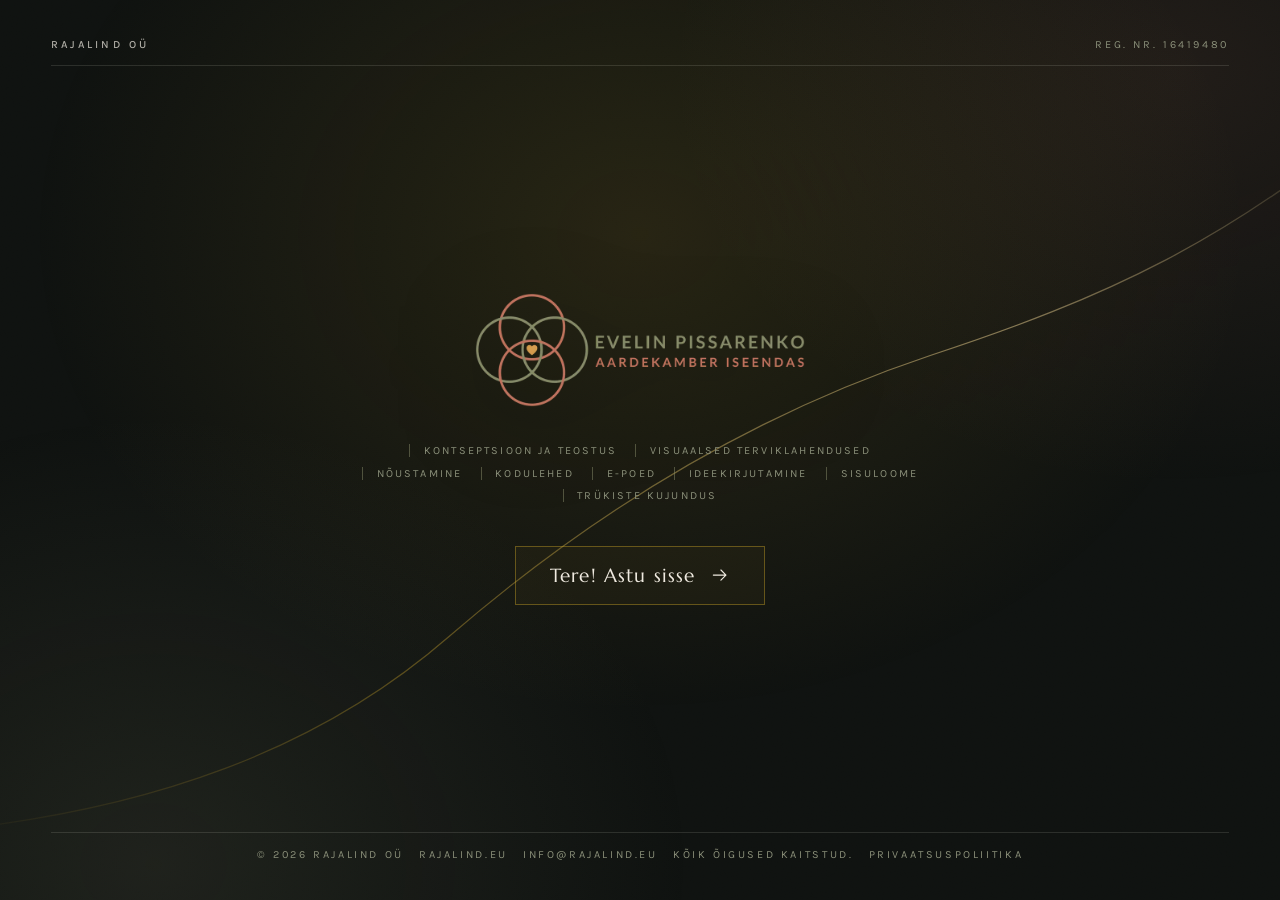
<file: index.html>
<!doctype html>
<html lang="et">
<head>
<meta charset="utf-8">
<meta name="viewport" content="width=device-width, initial-scale=1">
<meta name="description" content="Kontseptsioon ja teostus, visuaalsed terviklahendused, nõustamine, kodulehed, e-poed, ideekirjutamine, sisuloome, trükiste kujundus.">
<meta name="keywords" content="rajalind, evelin, pissarenko, lätt, terviklik, sisuloome, kujundus, eneseareng, minateadvus, hing, vägi, teadvus, holistika, holistiline, regressiooniteraapia, terapeut">
<link rel="canonical" href="https://rajalind.eu/">
<meta name="robots" content="max-image-preview:large">
<meta name="theme-color" content="#0F1210">
<meta property="og:type" content="website">
<meta property="og:site_name" content="Rajalind OÜ">
<meta property="og:locale" content="et_EE">
<meta property="og:title" content="Rajalind OÜ">
<meta property="og:description" content="Kontseptsioon ja teostus, visuaalsed terviklahendused, nõustamine, kodulehed, e-poed, ideekirjutamine, sisuloome, trükiste kujundus.">
<meta property="og:url" content="https://rajalind.eu/">
<meta property="og:image" content="https://rajalind.eu/wp-content/uploads/EPlogo-02.26-w.png">
<meta name="twitter:card" content="summary_large_image">
<link rel="icon" type="image/webp" href="[data-uri]">
<link rel="preconnect" href="https://fonts.googleapis.com">
<link rel="preconnect" href="https://fonts.gstatic.com" crossorigin>
<link href="https://fonts.googleapis.com/css2?family=Marcellus&family=Karla:wght@400;500&display=swap" rel="stylesheet">
<script type="application/ld+json">
{"@context":"https://schema.org","@type":"Organization","name":"Rajalind OÜ","url":"https://rajalind.eu/","email":"info@rajalind.eu","logo":"https://rajalind.eu/wp-content/uploads/EPlogo-02.26-w.png","identifier":"16419480","description":"Kontseptsioon ja teostus, visuaalsed terviklahendused, nõustamine, kodulehed, e-poed, ideekirjutamine, sisuloome, trükiste kujundus.","sameAs":["index-rajalind.html"]}
</script>
<style>
  :root{
    --ink:#0F1210;
    --bone:#EFEAE0;
    --olive:#878B6A;
    --clay:#C0735F;
    --gold:#C9A227;
    --gold-hi:#FFE39D;
    --muted:#8A8F79;
    --hair:rgba(239,234,224,.13);
    --step:clamp(1.25rem,4vw,2.75rem);
    color-scheme:dark;
  }
  *,*::before,*::after{box-sizing:border-box;}
  html,body{height:100%;}
  body{
    margin:0;
    background:var(--ink);
    color:var(--bone);
    font-family:"Karla",system-ui,-apple-system,"Segoe UI",sans-serif;
    -webkit-font-smoothing:antialiased;
    text-rendering:optimizeLegibility;
    overflow-x:hidden;
  }

  /* ---- atmosphere ------------------------------------------------ */
  .sky,.grain{position:fixed;inset:0;pointer-events:none;}
  .sky{
    background:
      radial-gradient(70vmax 55vmax at 50% 26%, rgba(201,162,39,.13), transparent 68%),
      radial-gradient(60vmax 50vmax at 12% 96%, rgba(135,139,106,.13), transparent 70%),
      radial-gradient(55vmax 45vmax at 92% 8%, rgba(192,115,95,.10), transparent 72%);
  }
  .grain{
    opacity:.05;mix-blend-mode:overlay;
    background-image:url("data:image/svg+xml,%3Csvg xmlns='http://www.w3.org/2000/svg' width='180' height='180'%3E%3Cfilter id='n'%3E%3CfeTurbulence type='fractalNoise' baseFrequency='.8' numOctaves='3'/%3E%3C/filter%3E%3Crect width='100%25' height='100%25' filter='url(%23n)'/%3E%3C/svg%3E");
  }
  .flight{position:fixed;inset:0;width:100%;height:100%;pointer-events:none;}

  /* ---- shell ----------------------------------------------------- */
  .page{
    position:relative;
    min-height:100svh;
    display:grid;
    grid-template-rows:auto 1fr auto;
    gap:var(--step);
    padding:clamp(1.1rem,3.4vw,2.4rem) clamp(1.1rem,5vw,3.2rem);
  }
  .micro{
    font-size:clamp(.6rem,1.5vw,.68rem);
    letter-spacing:.24em;
    text-transform:uppercase;
    color:var(--muted);
  }

  /* ---- horizon (header) ------------------------------------------ */
  .horizon{
    display:flex;justify-content:space-between;align-items:baseline;gap:1rem;
    padding-bottom:.85rem;
    border-bottom:1px solid var(--hair);
  }
  .horizon b{font-weight:500;color:rgba(239,234,224,.72);letter-spacing:.28em;}

  /* ---- centre ---------------------------------------------------- */
  .centre{
    display:flex;flex-direction:column;align-items:center;justify-content:center;
    text-align:center;gap:clamp(1.4rem,3.2vw,2.3rem);
    padding:clamp(1rem,4vw,2rem) 0;
  }
  .logo{
    width:clamp(190px,30vw,330px);height:auto;display:block;
    filter:drop-shadow(0 18px 45px rgba(0,0,0,.55));
  }
  .sr-only{position:absolute;width:1px;height:1px;overflow:hidden;clip-path:inset(50%);white-space:nowrap;}

  .equation{
    margin:0;
    font-family:"Marcellus",Georgia,serif;
    font-weight:400;
    font-size:clamp(1.75rem,5.6vw,3.5rem);
    line-height:1.12;
    letter-spacing:.005em;
    color:var(--bone);
  }
  .equation i{
    font-style:normal;
    color:var(--gold);
    font-size:.6em;
    margin:0 .38em;
    vertical-align:.12em;
    opacity:.92;
  }

  .offer{
    list-style:none;margin:0;padding:0;
    max-width:36rem;
    display:flex;flex-wrap:wrap;justify-content:center;
    gap:.6rem 1.15rem;
  }
  .offer li{
    display:flex;align-items:center;
    padding-left:.85rem;
    border-left:1px solid rgba(135,139,106,.5);
  }
  .offer span{
    font-size:clamp(.6rem,1.5vw,.68rem);
    letter-spacing:.2em;text-transform:uppercase;color:var(--muted);
  }

  /* ---- the door -------------------------------------------------- */
  .door{
    position:relative;
    display:inline-flex;align-items:center;gap:.9rem;
    margin-top:.4rem;
    padding:1.05rem 2.1rem;
    font-family:"Marcellus",Georgia,serif;
    font-size:clamp(1rem,2.4vw,1.2rem);
    letter-spacing:.06em;
    color:var(--bone);
    text-decoration:none;
    border:1px solid rgba(201,162,39,.42);
    background:rgba(201,162,39,.05);
    overflow:hidden;
    transition:border-color .45s ease,color .45s ease,transform .45s cubic-bezier(.2,.7,.3,1);
  }
  .door::before{
    content:"";position:absolute;inset:0;
    background:linear-gradient(100deg,transparent 8%,rgba(255,227,157,.16) 50%,transparent 92%);
    transform:translateX(-102%);
    transition:transform .8s cubic-bezier(.3,.8,.3,1);
  }
  .door svg{width:1.05em;height:1.05em;flex:none;transition:transform .45s cubic-bezier(.2,.7,.3,1);}
  .door:hover,.door:focus-visible{border-color:var(--gold-hi);color:#fff;transform:translateY(-2px);}
  .door:hover::before,.door:focus-visible::before{transform:translateX(102%);}
  .door:hover svg,.door:focus-visible svg{transform:translateX(6px);}

  /* ---- footer ---------------------------------------------------- */
  .base{
    display:flex;flex-wrap:wrap;justify-content:center;align-items:center;
    gap:.3rem .95rem;
    padding-top:.9rem;
    border-top:1px solid var(--hair);
    text-align:center;
  }
  .base a{color:var(--muted);text-decoration:none;border-bottom:1px solid transparent;transition:color .3s,border-color .3s;}
  .base a:hover,.base a:focus-visible{color:var(--gold-hi);border-bottom-color:rgba(255,227,157,.5);}

  a:focus-visible,.door:focus-visible{outline:2px solid var(--gold-hi);outline-offset:4px;}

  /* ---- motion ---------------------------------------------------- */
  .trail{
    fill:none;stroke:url(#trailGrad);stroke-width:1.1;
    stroke-dasharray:var(--len,3000);stroke-dashoffset:var(--len,3000);
    animation:draw 3.4s cubic-bezier(.35,0,.15,1) .25s forwards;
  }
  .bird{
    offset-path:path("M -60 742 C 170 726 322 660 430 566 C 548 464 690 372 858 316 C 1010 266 1128 214 1268 92");
    offset-rotate:auto;offset-distance:0%;
    animation:glide 3.4s cubic-bezier(.35,0,.15,1) .25s forwards;
  }
  .bird path{fill:none;stroke:var(--gold-hi);stroke-width:1.7;stroke-linecap:round;opacity:.85;}
  @keyframes draw{to{stroke-dashoffset:0;}}
  @keyframes glide{to{offset-distance:100%;}}

  .rise{opacity:0;transform:translateY(14px);animation:rise .95s cubic-bezier(.2,.7,.25,1) forwards;}
  .d1{animation-delay:.15s;} .d2{animation-delay:.34s;} .d3{animation-delay:.5s;}
  .d4{animation-delay:.64s;} .d5{animation-delay:.8s;} .d6{animation-delay:.95s;}
  @keyframes rise{to{opacity:1;transform:none;}}

  @media (prefers-reduced-motion:reduce){
    .rise{opacity:1;transform:none;animation:none;}
    .trail{stroke-dashoffset:0;animation:none;}
    .bird{offset-distance:100%;animation:none;}
    .door,.door::before,.door svg{transition:none;}
  }

  @media (max-width:560px){
    .offer{
      display:grid;grid-template-columns:1fr 1fr;
      gap:.7rem .9rem;max-width:23rem;
    }
    .offer li{align-items:flex-start;text-align:left;}
    .equation i{margin:0 .3em;}
    .door{width:100%;justify-content:center;padding:1.05rem 1.4rem;}
    .base{gap:.25rem .7rem;}
  }
</style>
</head>
<body>

<div class="sky" aria-hidden="true"></div>

<svg class="flight" viewBox="0 0 1200 800" preserveAspectRatio="xMidYMid slice" aria-hidden="true" focusable="false">
  <defs>
    <linearGradient id="trailGrad" x1="0" y1="1" x2="1" y2="0">
      <stop offset="0%" stop-color="#C9A227" stop-opacity="0"/>
      <stop offset="28%" stop-color="#C9A227" stop-opacity=".38"/>
      <stop offset="72%" stop-color="#FFE39D" stop-opacity=".46"/>
      <stop offset="100%" stop-color="#FFE39D" stop-opacity="0"/>
    </linearGradient>
  </defs>
  <path class="trail" d="M -60 742 C 170 726 322 660 430 566 C 548 464 690 372 858 316 C 1010 266 1128 214 1268 92"/>
  <g class="bird"><path d="M -9 1 Q -4.5 -6 0 0 Q 4.5 -6 9 1"/></g>
</svg>

<div class="grain" aria-hidden="true"></div>

<div class="page">

  <header class="horizon micro rise d1">
    <b>Rajalind OÜ</b>
    <span>Reg. nr. 16419480</span>
  </header>

  <main class="centre">
    <h1 class="sr-only">Rajalind OÜ</h1>

    <img class="logo rise d2" src="[data-uri]" width="820" height="284" alt="Rajalind OÜ" fetchpriority="high">

    <ul class="offer rise d4">
      <li><span>Kontseptsioon ja teostus</span></li>
      <li><span>Visuaalsed terviklahendused</span></li>
      <li><span>Nõustamine</span></li>
      <li><span>Kodulehed</span></li>
      <li><span>E-poed</span></li>
      <li><span>Ideekirjutamine</span></li>
      <li><span>Sisuloome</span></li>
      <li><span>Trükiste kujundus</span></li>
    </ul>

    <a class="door rise d5" href="index-rajalind.html">
      Tere! Astu sisse
      <svg viewBox="0 0 24 24" fill="none" stroke="currentColor" stroke-width="1.4" stroke-linecap="round" stroke-linejoin="round" aria-hidden="true"><path d="M4 12h15M13 6l6 6-6 6"/></svg>
    </a>
  </main>

  <footer class="base micro rise d6">
    <span>© 2026 Rajalind OÜ</span>
    <span>rajalind.eu</span>
    <a href="mailto:info@rajalind.eu">info@rajalind.eu</a>
    <span>Kõik õigused kaitstud.</span>
    <a href="https://teraapia.rajalind.eu/privaatsuspoliitika/">Privaatsuspoliitika</a>
  </footer>

</div>

<script>
  (function () {
    var t = document.querySelector('.trail');
    if (t) t.style.setProperty('--len', Math.ceil(t.getTotalLength()));
  })();
</script>
</body>
</html>
</file>
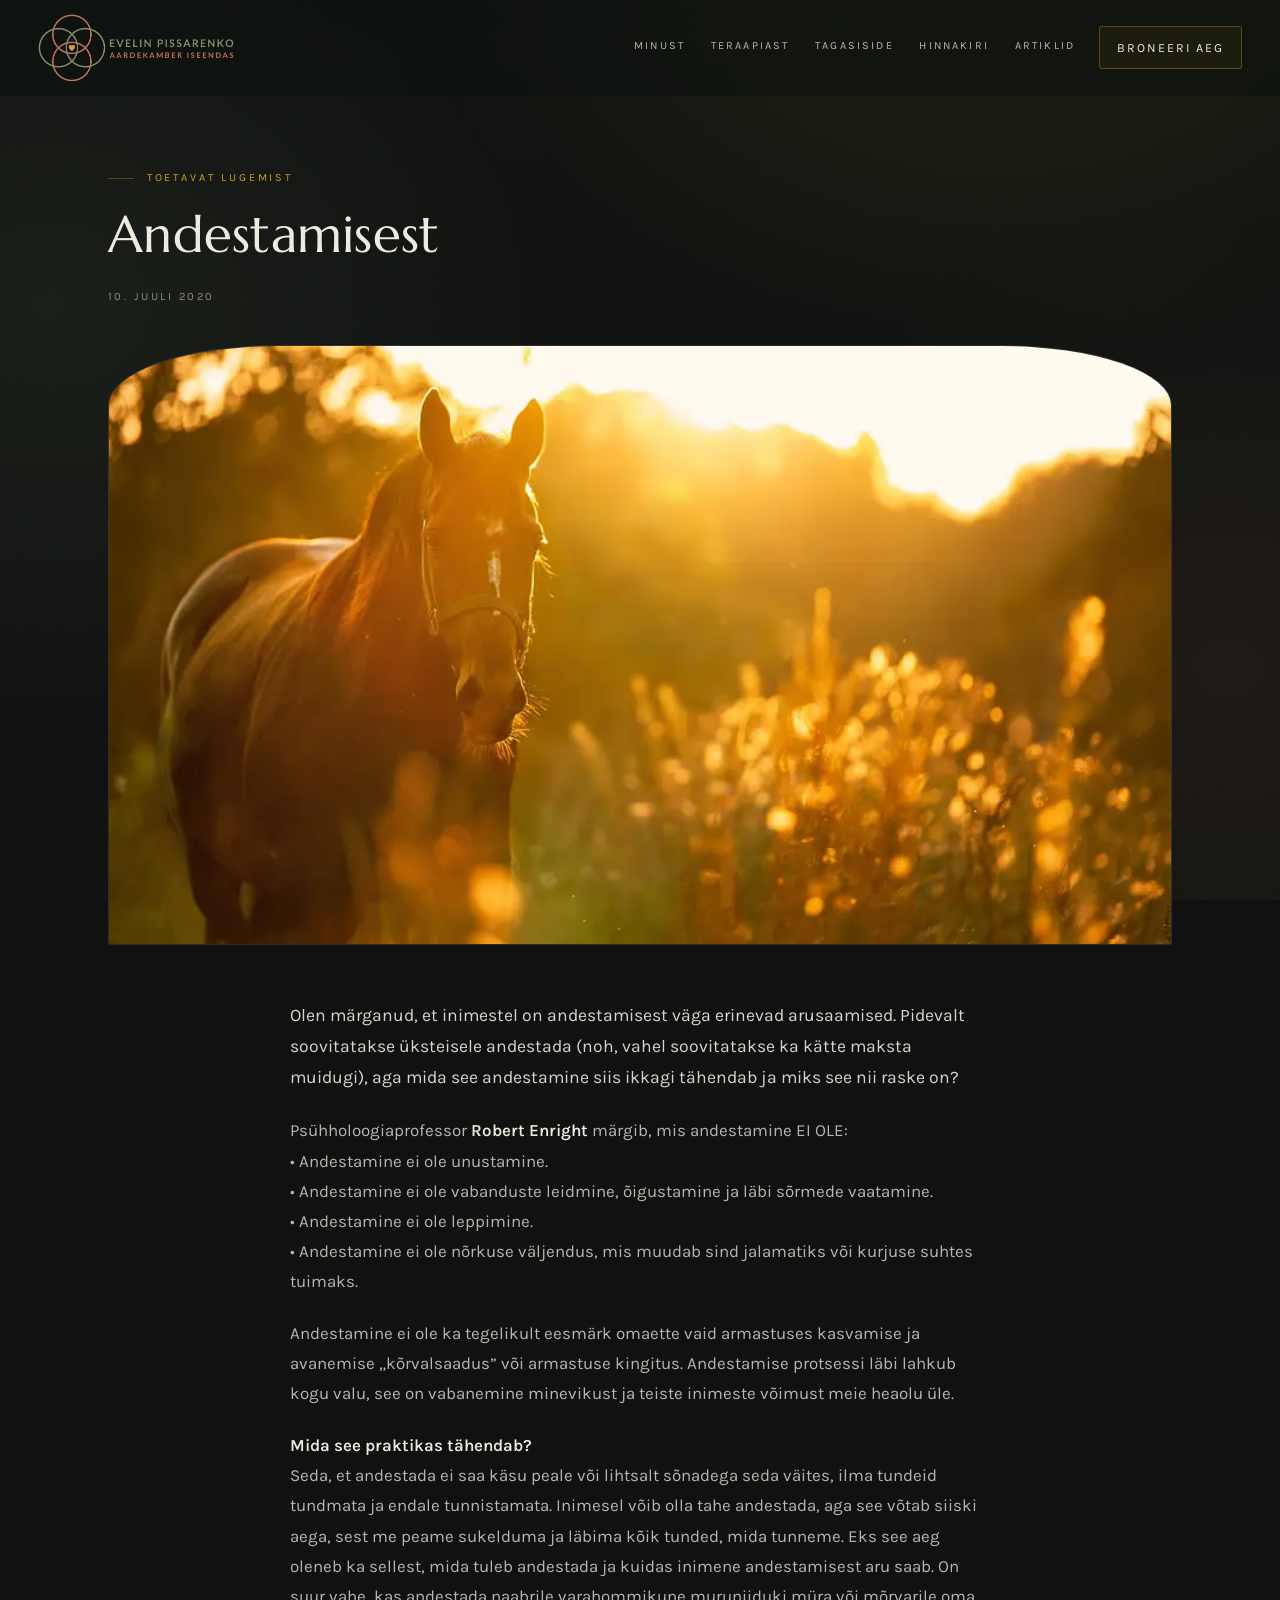
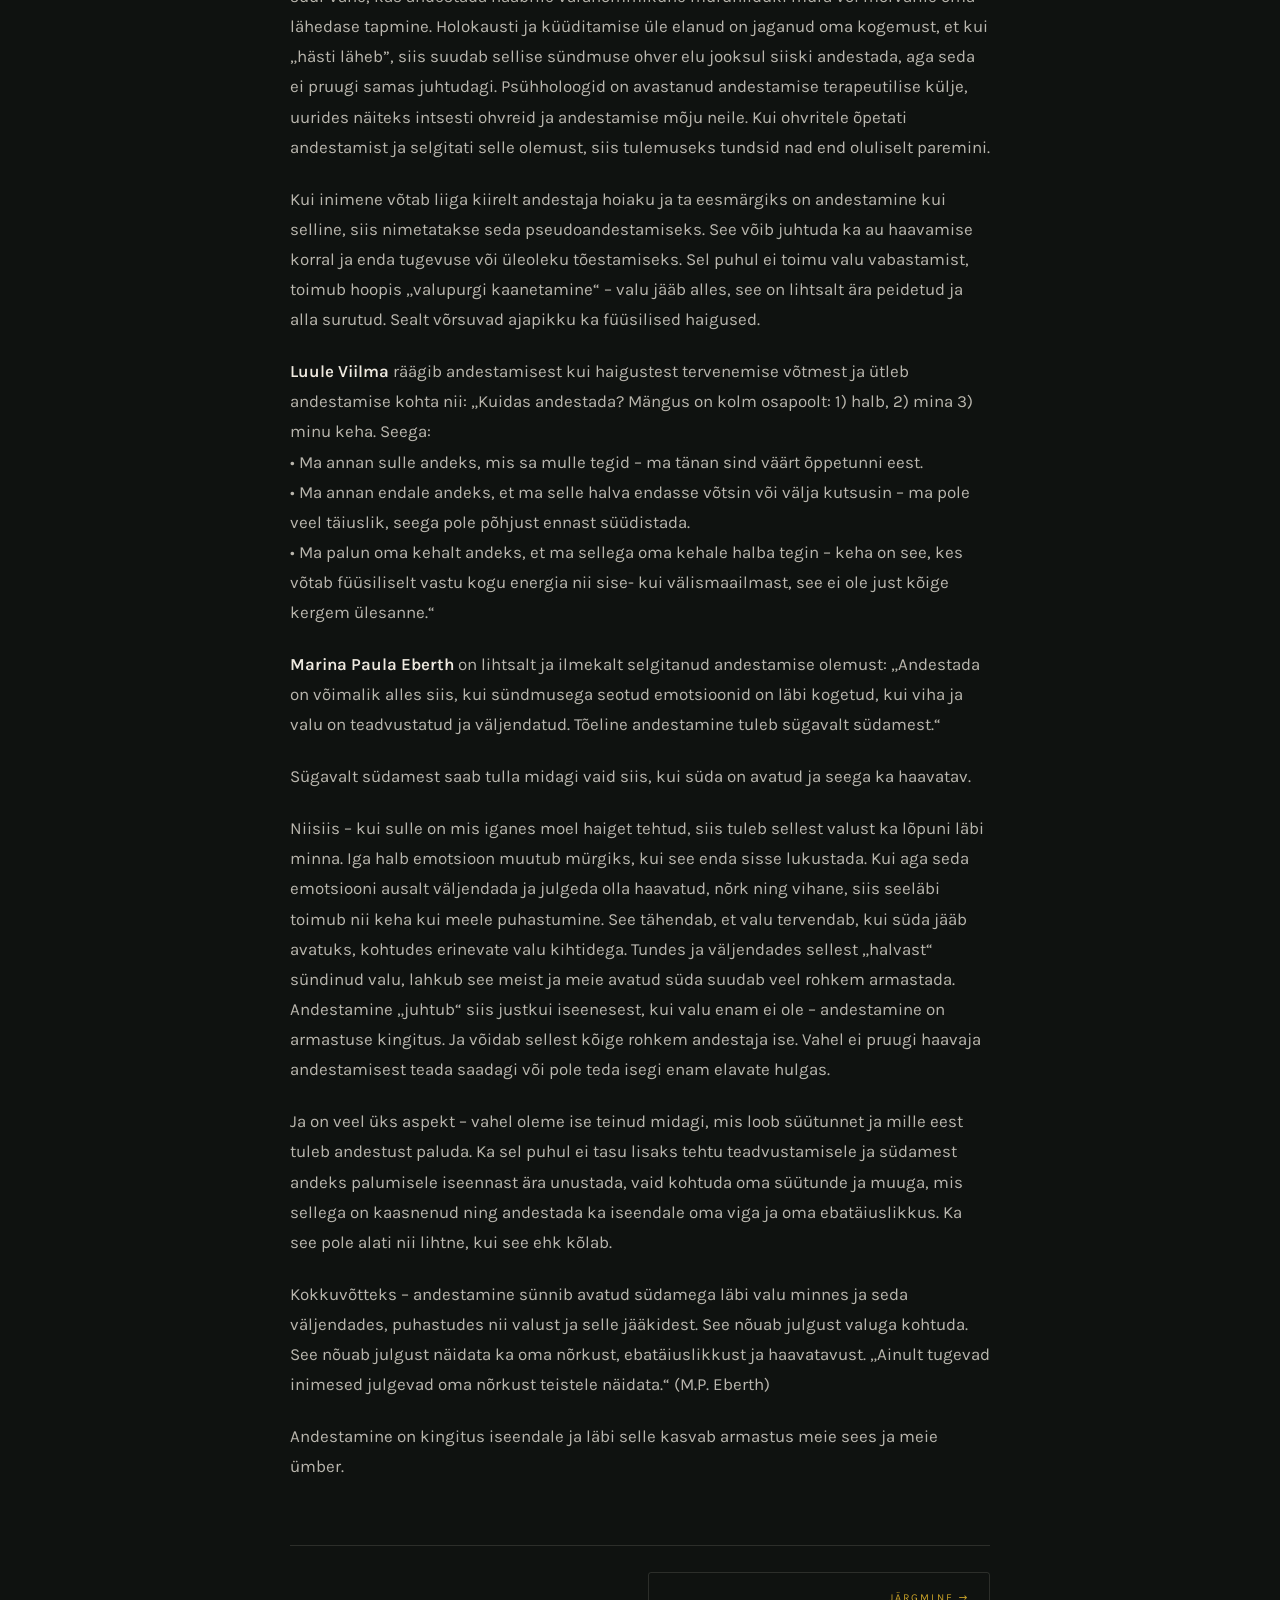
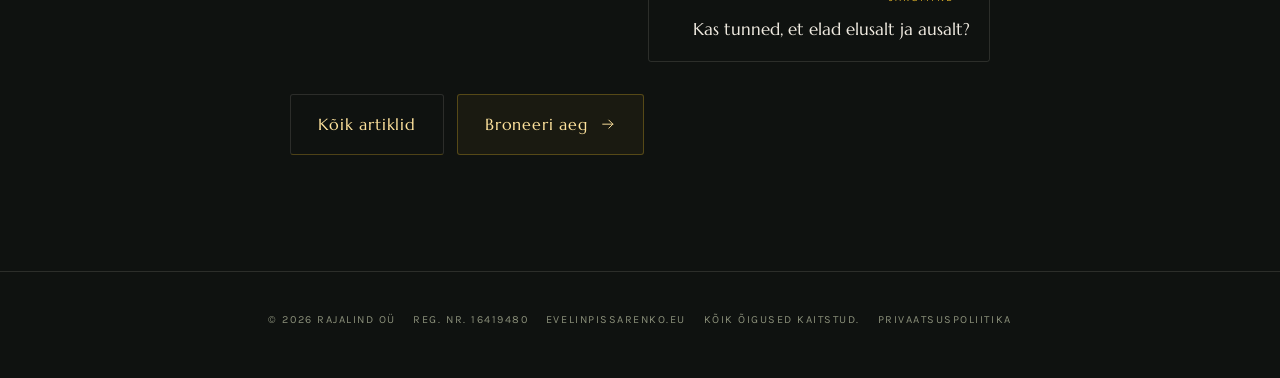
<file: andestamisest/index.html>
<!doctype html>
<html lang="et">
<head>
<meta charset="utf-8">
<meta name="viewport" content="width=device-width, initial-scale=1">
<title>Andestamisest | Evelin Pissarenko</title>
<meta name="description" content="Olen märganud, et inimestel on andestamisest väga erinevad arusaamised. Pidevalt soovitatakse üksteisele andestada (noh, vahel soovitatakse ka kätte maksta">
<link rel="canonical" href="https://teraapia.rajalind.eu/andestamisest/">
<meta name="theme-color" content="#0F1210">
<meta property="og:type" content="article">
<meta property="og:locale" content="et_EE">
<meta property="og:title" content="Andestamisest | Evelin Pissarenko">
<meta property="og:description" content="Olen märganud, et inimestel on andestamisest väga erinevad arusaamised. Pidevalt soovitatakse üksteisele andestada (noh, vahel soovitatakse ka kätte maksta">
<meta property="og:url" content="https://teraapia.rajalind.eu/andestamisest/">
<link rel="icon" type="image/webp" href="../assets/icon.webp">
<link rel="preconnect" href="https://fonts.googleapis.com">
<link rel="preconnect" href="https://fonts.gstatic.com" crossorigin>
<link href="https://fonts.googleapis.com/css2?family=Marcellus&family=Karla:ital,wght@0,400;0,500;0,600;1,400&display=swap" rel="stylesheet">
<link rel="stylesheet" href="../styles.css">
<script type="application/ld+json">{"@context": "https://schema.org", "@type": "BlogPosting", "headline": "Andestamisest", "datePublished": "2020-07-10T16:59:23", "author": {"@type": "Person", "name": "Evelin Pissarenko"}, "publisher": {"@type": "Organization", "name": "Rajalind OÜ"}, "mainEntityOfPage": "https://teraapia.rajalind.eu/andestamisest/"}</script>
</head>
<body>
<div class="sky" aria-hidden="true"></div>
<div class="grain" aria-hidden="true"></div>
<div class="progress" id="prog" aria-hidden="true"></div>
<a class="skip" href="#sisu">Liigu sisu juurde</a>
<header class="topbar" id="topbar">
  <a class="brand" href="../index.html" aria-label="Evelin Pissarenko – avaleht">
    <img src="../assets/logo.webp" width="779" height="271" alt="Evelin Pissarenko – aardekamber iseendas">
  </a>
  <nav class="mainnav" aria-label="Peamenüü">
    <a href="../index.html#evelinist">Minust</a>
    <a href="../index.html#teraapiast">Teraapiast</a>
    <a href="../index.html#tagasiside">Tagasiside</a>
    <a href="../index.html#hinnakiri">Hinnakiri</a>
    <a href="../artiklid/">Artiklid</a>
  </nav>
  <a class="btn btn--sm" href="../index.html#kontakt">Broneeri aeg</a>
  <button class="menu-toggle" id="menuBtn" aria-expanded="false" aria-controls="drawer">
    <svg viewBox="0 0 24 24" fill="none" stroke="currentColor" stroke-width="1.5" aria-hidden="true"><path d="M3 7h18M3 12h18M3 17h18"/></svg>
    Menüü
  </button>
</header>
<div class="drawer" id="drawer" role="dialog" aria-modal="true" aria-label="Menüü">
  <button class="close" id="menuClose" aria-label="Sulge menüü">&times;</button>
  <a href="../index.html#evelinist">Minust</a>
  <a href="../index.html#teraapiast">Teraapiast</a>
  <a href="../index.html#tagasiside">Tagasiside</a>
  <a href="../index.html#hinnakiri">Hinnakiri</a>
  <a href="../index.html#kontakt">Kontakt</a>
  <a href="../artiklid/">Artiklid</a>
</div>
<main id="sisu">
<section class="pagehead">
  <div class="wrap rv">
    <p class="eyebrow">Toetavat lugemist</p>
    <h1>Andestamisest</h1>
    <p class="meta">10. juuli 2020</p>
  </div>
</section>
<section class="sec" style="padding-top:0;">
  <div class="wrap">
    <figure class="cover rv"><img src="../assets/horse-image-by-kelly-van-de-ven-from-pix.webp" width="900" height="600" alt="Andestamisest" fetchpriority="high"></figure>
    <div class="article prose rv">
<p>Olen märganud, et inimestel on andestamisest väga erinevad arusaamised. Pidevalt soovitatakse üksteisele andestada (noh, vahel soovitatakse ka kätte maksta muidugi), aga mida see andestamine siis ikkagi tähendab ja miks see nii raske on?</p>
<p>Psühholoogiaprofessor <strong>Robert Enright</strong> märgib, mis andestamine EI OLE:<br />• Andestamine ei ole unustamine.<br />• Andestamine ei ole vabanduste leidmine, õigustamine ja läbi sõrmede vaatamine.<br />• Andestamine ei ole leppimine.<br />• Andestamine ei ole nõrkuse väljendus, mis muudab sind jalamatiks või kurjuse suhtes tuimaks.</p>
<p>Andestamine ei ole ka tegelikult eesmärk omaette vaid armastuses kasvamise ja avanemise „kõrvalsaadus” või armastuse kingitus. Andestamise protsessi läbi lahkub kogu valu, see on vabanemine minevikust ja teiste inimeste võimust meie heaolu üle.</p>
<p><strong>Mida see praktikas tähendab?</strong><br />Seda, et andestada ei saa käsu peale või lihtsalt sõnadega seda väites, ilma tundeid tundmata ja endale tunnistamata. Inimesel võib olla tahe andestada, aga see võtab siiski aega, sest me peame sukelduma ja läbima kõik tunded, mida tunneme. Eks see aeg oleneb ka sellest, mida tuleb andestada ja kuidas inimene andestamisest aru saab. On suur vahe, kas andestada naabrile varahommikune muruniiduki müra või mõrvarile oma lähedase tapmine. Holokausti ja küüditamise üle elanud on jaganud oma kogemust, et kui „hästi läheb”, siis suudab sellise sündmuse ohver elu jooksul siiski andestada, aga seda ei pruugi samas juhtudagi. Psühholoogid on avastanud andestamise terapeutilise külje, uurides näiteks intsesti ohvreid ja andestamise mõju neile. Kui ohvritele õpetati andestamist ja selgitati selle olemust, siis tulemuseks tundsid nad end oluliselt paremini.</p>
<p>Kui inimene võtab liiga kiirelt andestaja hoiaku ja ta eesmärgiks on andestamine kui selline, siis nimetatakse seda pseudoandestamiseks. See võib juhtuda ka au haavamise korral ja enda tugevuse või üleoleku tõestamiseks. Sel puhul ei toimu valu vabastamist, toimub hoopis „valupurgi kaanetamine“ – valu jääb alles, see on lihtsalt ära peidetud ja alla surutud. Sealt võrsuvad ajapikku ka füüsilised haigused.</p>
<p><strong>Luule Viilma</strong> räägib andestamisest kui haigustest tervenemise võtmest ja ütleb andestamise kohta nii: „Kuidas andestada? Mängus on kolm osapoolt: 1) halb, 2) mina 3) minu keha. Seega:<br />• Ma annan sulle andeks, mis sa mulle tegid – ma tänan sind väärt õppetunni eest.<br />• Ma annan endale andeks, et ma selle halva endasse võtsin või välja kutsusin – ma pole veel täiuslik, seega pole põhjust ennast süüdistada.<br />• Ma palun oma kehalt andeks, et ma sellega oma kehale halba tegin – keha on see, kes võtab füüsiliselt vastu kogu energia nii sise- kui välismaailmast, see ei ole just kõige kergem ülesanne.“</p>
<p><strong>Marina Paula Eberth</strong> on lihtsalt ja ilmekalt selgitanud andestamise olemust: „Andestada on võimalik alles siis, kui sündmusega seotud emotsioonid on läbi kogetud, kui viha ja valu on teadvustatud ja väljendatud. Tõeline andestamine tuleb sügavalt südamest.“</p>
<p>Sügavalt südamest saab tulla midagi vaid siis, kui süda on avatud ja seega ka haavatav.</p>
<p>Niisiis – kui sulle on mis iganes moel haiget tehtud, siis tuleb sellest valust ka lõpuni läbi minna. Iga halb emotsioon muutub mürgiks, kui see enda sisse lukustada. Kui aga seda emotsiooni ausalt väljendada ja julgeda olla haavatud, nõrk ning vihane, siis seeläbi toimub nii keha kui meele puhastumine. See tähendab, et valu tervendab, kui süda jääb avatuks, kohtudes erinevate valu kihtidega. Tundes ja väljendades sellest „halvast“ sündinud valu, lahkub see meist ja meie avatud süda suudab veel rohkem armastada. Andestamine „juhtub“ siis justkui iseenesest, kui valu enam ei ole – andestamine on armastuse kingitus. Ja võidab sellest kõige rohkem andestaja ise. Vahel ei pruugi haavaja andestamisest teada saadagi või pole teda isegi enam elavate hulgas.</p>
<p>Ja on veel üks aspekt – vahel oleme ise teinud midagi, mis loob süütunnet ja mille eest tuleb andestust paluda. Ka sel puhul ei tasu lisaks tehtu teadvustamisele ja südamest andeks palumisele iseennast ära unustada, vaid kohtuda oma süütunde ja muuga, mis sellega on kaasnenud ning andestada ka iseendale oma viga ja oma ebatäiuslikkus. Ka see pole alati nii lihtne, kui see ehk kõlab.</p>
<p>Kokkuvõtteks – andestamine sünnib avatud südamega läbi valu minnes ja seda väljendades, puhastudes nii valust ja selle jääkidest. See nõuab julgust valuga kohtuda. See nõuab julgust näidata ka oma nõrkust, ebatäiuslikkust ja haavatavust. „Ainult tugevad inimesed julgevad oma nõrkust teistele näidata.“ (M.P. Eberth)</p>
<p>Andestamine on kingitus iseendale ja läbi selle kasvab armastus meie sees ja meie ümber.</p>
<p><!-- /divi:paragraph --></p>
    </div>
    <div class="article">
      <nav class="postnav rv"><span></span><a class="next" href="../kas-tunned-et-elad-elusalt-ja-ausalt/"><span class="dir">Järgmine →</span><span class="ttl">Kas tunned, et elad elusalt ja ausalt?</span></a></nav>
      <div class="btn-row rv">
        <a class="btn btn--ghost" href="../artiklid/">Kõik artiklid</a>
        <a class="btn" href="../index.html#kontakt">Broneeri aeg
          <svg viewBox="0 0 24 24" fill="none" stroke="currentColor" stroke-width="1.4" stroke-linecap="round" stroke-linejoin="round" aria-hidden="true"><path d="M4 12h15M13 6l6 6-6 6"/></svg>
        </a>
      </div>
    </div>
  </div>
</section>
</main>
<footer class="foot">
  <div class="wrap foot-in">
    <span>© 2026 Rajalind OÜ</span>
    <span>Reg. nr. 16419480</span>
    <a href="https://evelinpissarenko.eu">evelinpissarenko.eu</a>
    <span>Kõik õigused kaitstud.</span>
    <a href="../privaatsuspoliitika/">Privaatsuspoliitika</a>
  </div>
</footer>
<script src="../site.js"></script>
</body>
</html>
</file>
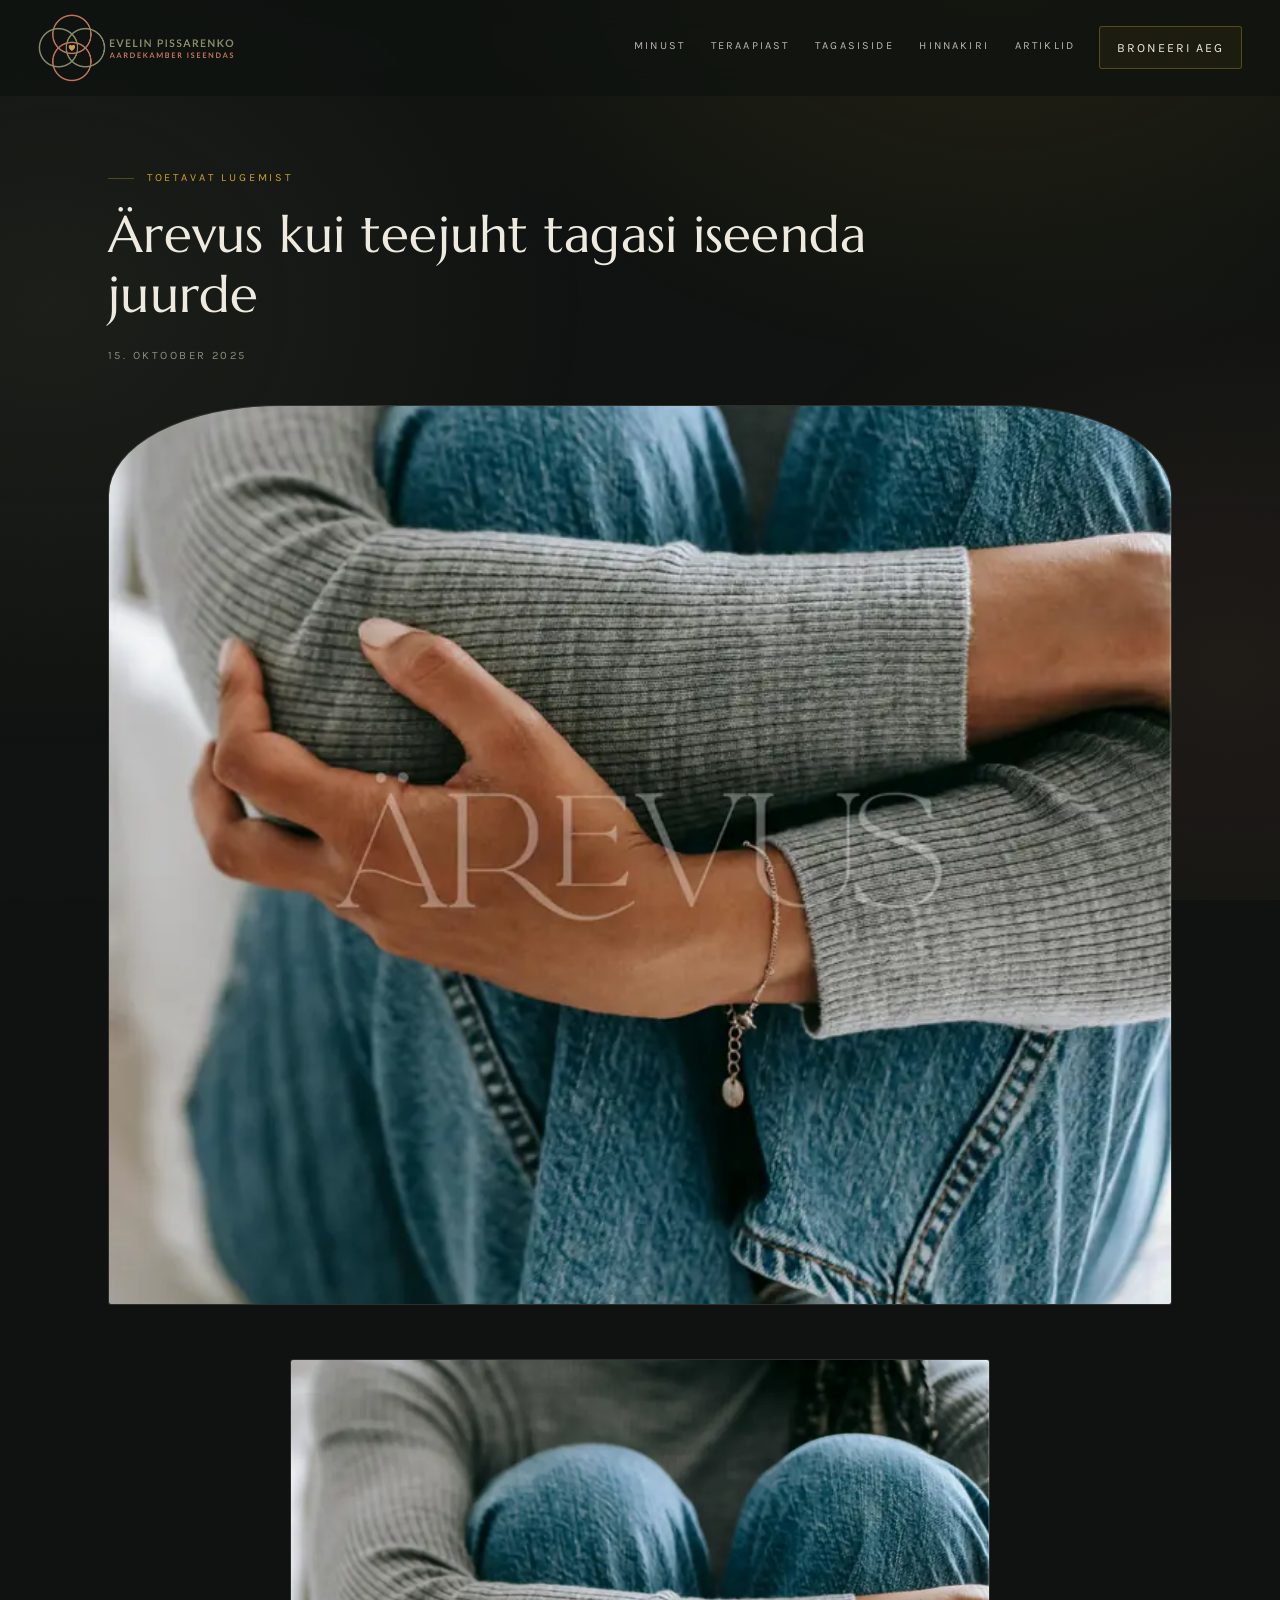
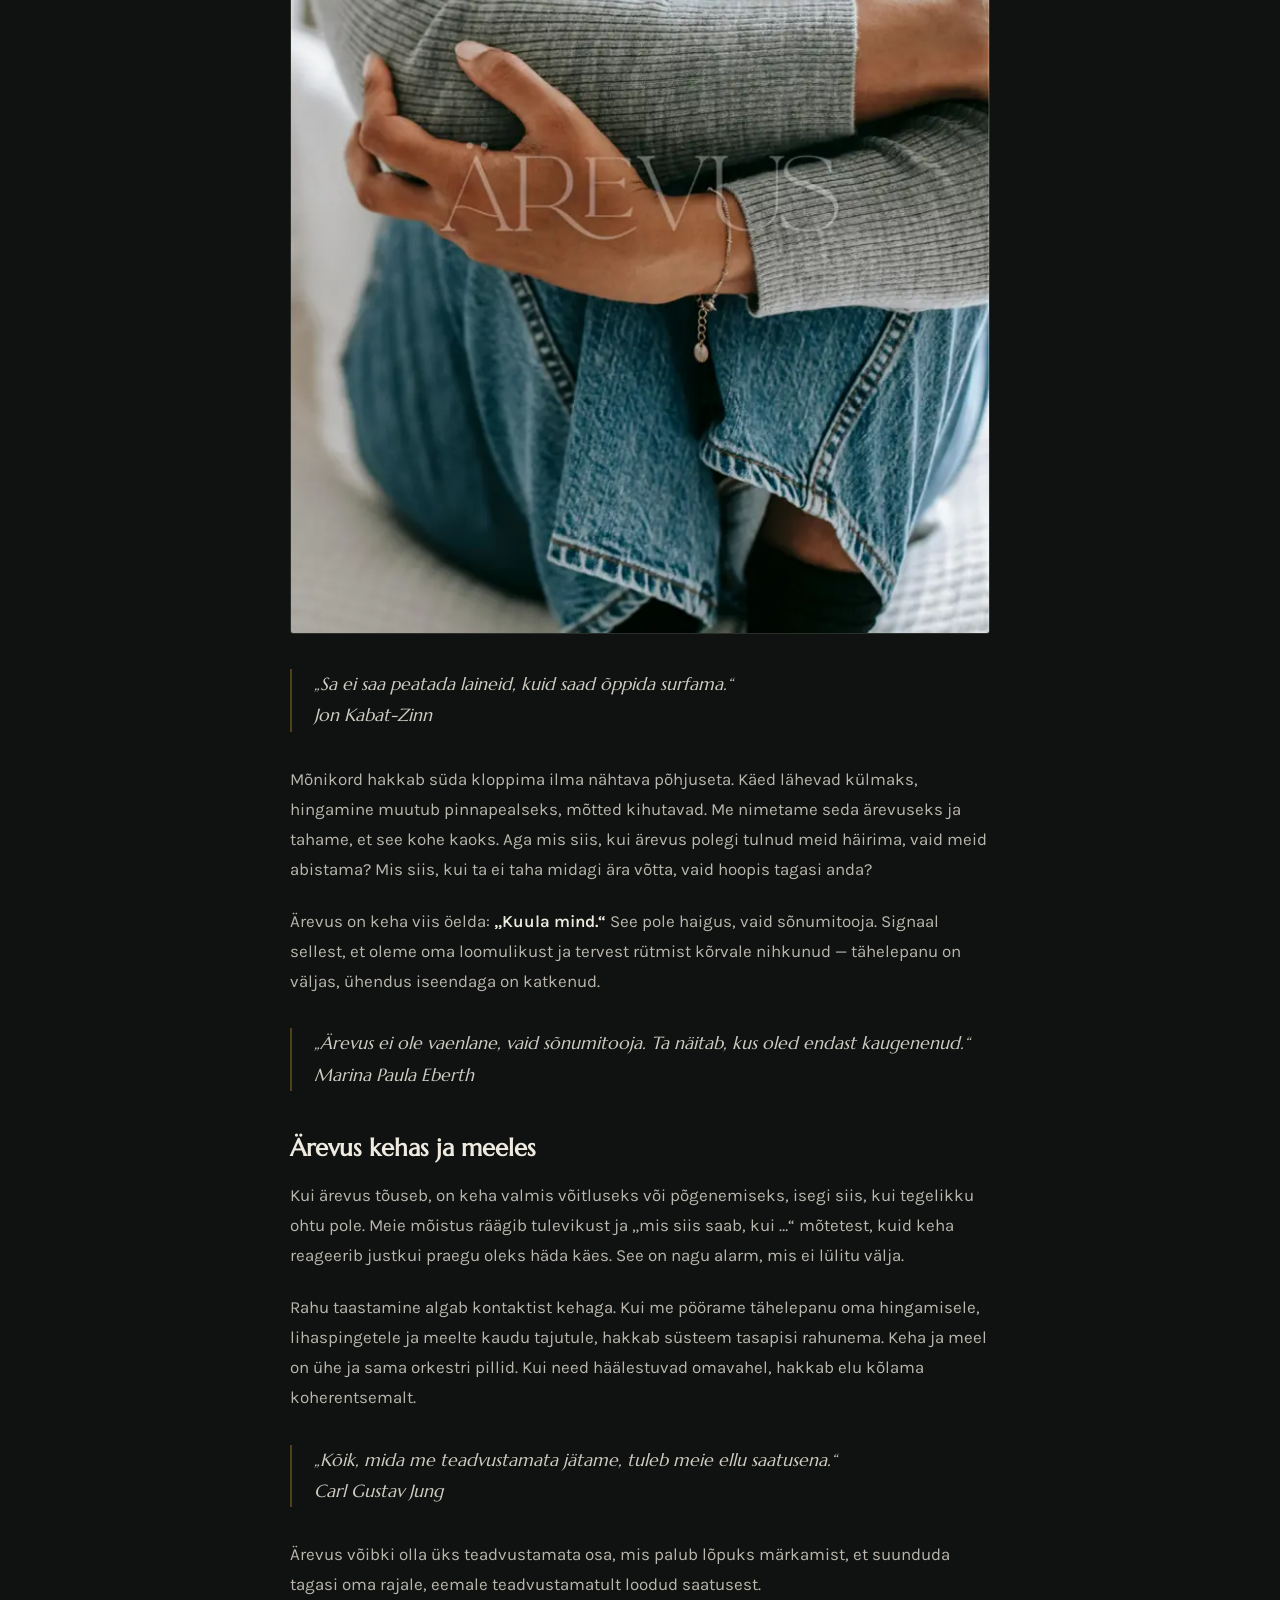
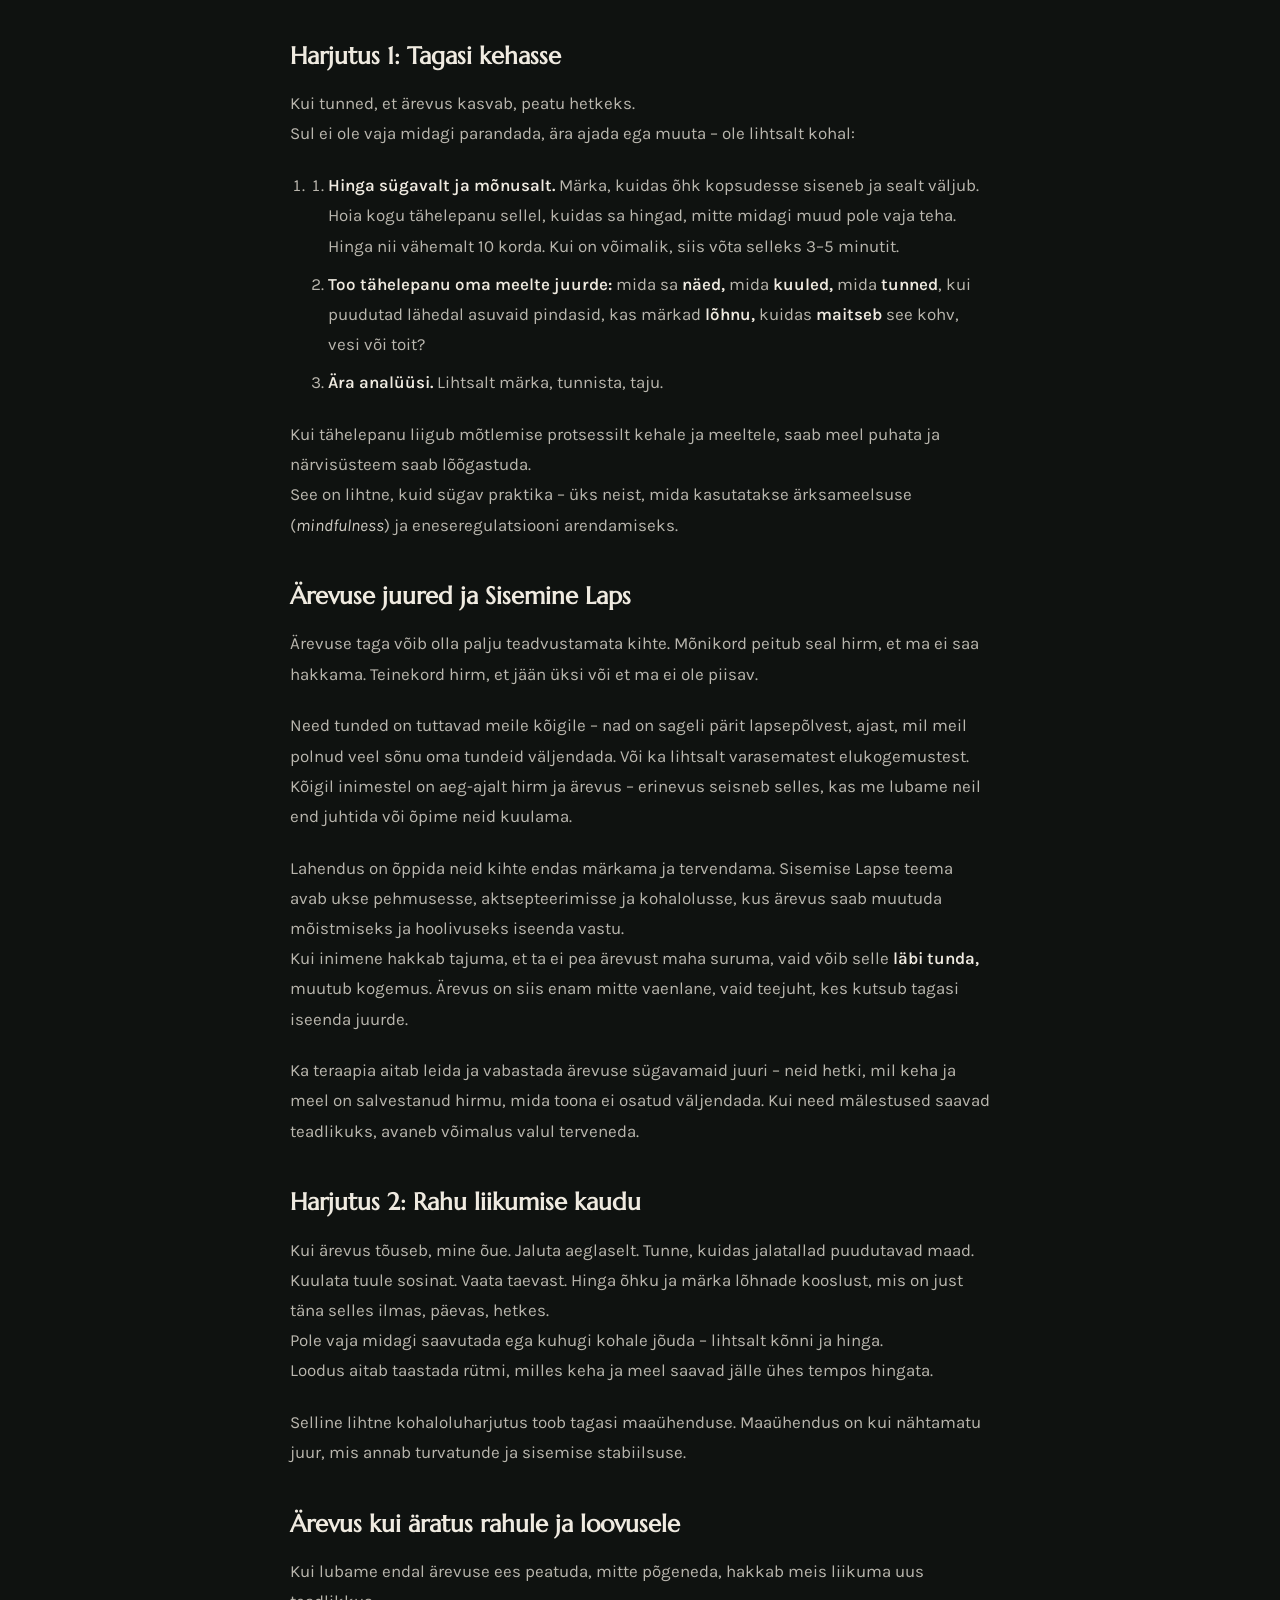
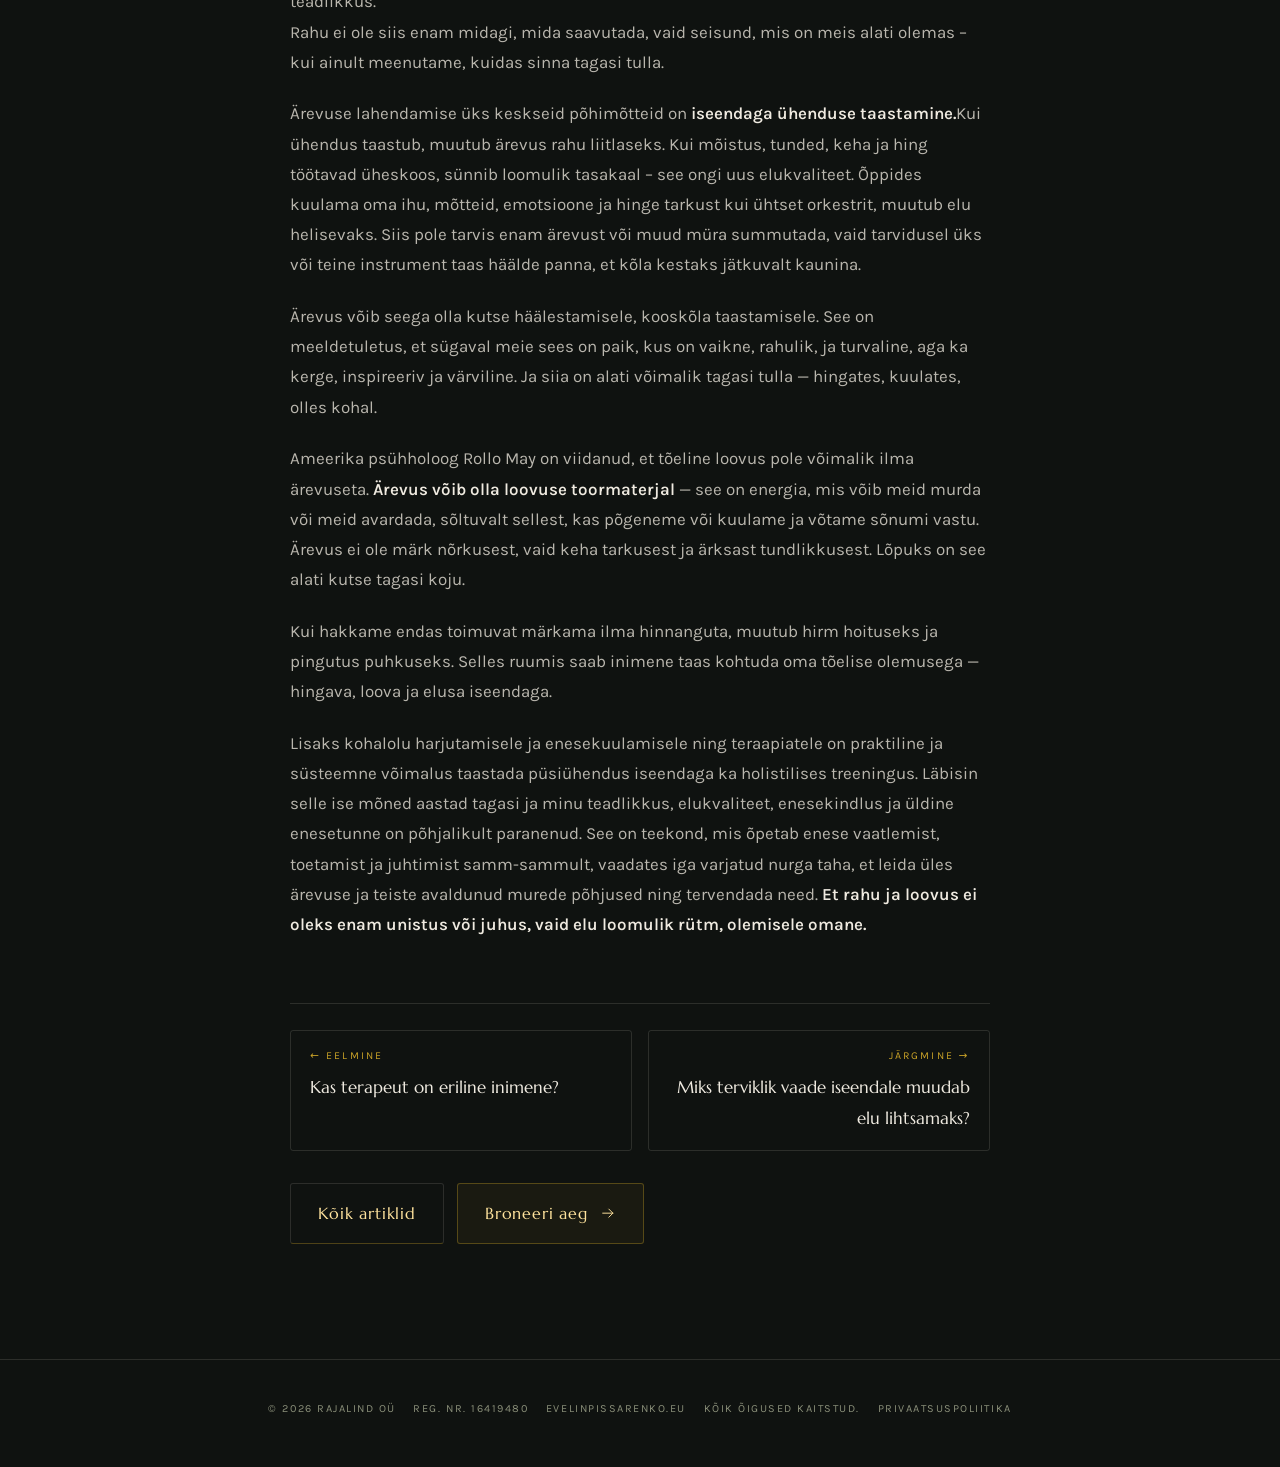
<file: arevus-kui-teejuht-tagasi-iseenda-juurde/index.html>
<!doctype html>
<html lang="et">
<head>
<meta charset="utf-8">
<meta name="viewport" content="width=device-width, initial-scale=1">
<title>Ärevus kui teejuht tagasi iseenda juurde | Evelin Pissarenko</title>
<meta name="description" content="„Sa ei saa peatada laineid, kuid saad õppida surfama.“Jon Kabat-Zinn Mõnikord hakkab süda kloppima ilma nähtava põhjuseta. Käed lähevad külmaks, hingamine ">
<link rel="canonical" href="https://teraapia.rajalind.eu/arevus-kui-teejuht-tagasi-iseenda-juurde/">
<meta name="theme-color" content="#0F1210">
<meta property="og:type" content="article">
<meta property="og:locale" content="et_EE">
<meta property="og:title" content="Ärevus kui teejuht tagasi iseenda juurde | Evelin Pissarenko">
<meta property="og:description" content="„Sa ei saa peatada laineid, kuid saad õppida surfama.“Jon Kabat-Zinn Mõnikord hakkab süda kloppima ilma nähtava põhjuseta. Käed lähevad külmaks, hingamine ">
<meta property="og:url" content="https://teraapia.rajalind.eu/arevus-kui-teejuht-tagasi-iseenda-juurde/">
<link rel="icon" type="image/webp" href="../assets/icon.webp">
<link rel="preconnect" href="https://fonts.googleapis.com">
<link rel="preconnect" href="https://fonts.gstatic.com" crossorigin>
<link href="https://fonts.googleapis.com/css2?family=Marcellus&family=Karla:ital,wght@0,400;0,500;0,600;1,400&display=swap" rel="stylesheet">
<link rel="stylesheet" href="../styles.css">
<script type="application/ld+json">{"@context": "https://schema.org", "@type": "BlogPosting", "headline": "Ärevus kui teejuht tagasi iseenda juurde", "datePublished": "2025-10-15T18:23:15", "author": {"@type": "Person", "name": "Evelin Pissarenko"}, "publisher": {"@type": "Organization", "name": "Rajalind OÜ"}, "mainEntityOfPage": "https://teraapia.rajalind.eu/arevus-kui-teejuht-tagasi-iseenda-juurde/"}</script>
</head>
<body>
<div class="sky" aria-hidden="true"></div>
<div class="grain" aria-hidden="true"></div>
<div class="progress" id="prog" aria-hidden="true"></div>
<a class="skip" href="#sisu">Liigu sisu juurde</a>
<header class="topbar" id="topbar">
  <a class="brand" href="../index.html" aria-label="Evelin Pissarenko – avaleht">
    <img src="../assets/logo.webp" width="779" height="271" alt="Evelin Pissarenko – aardekamber iseendas">
  </a>
  <nav class="mainnav" aria-label="Peamenüü">
    <a href="../index.html#evelinist">Minust</a>
    <a href="../index.html#teraapiast">Teraapiast</a>
    <a href="../index.html#tagasiside">Tagasiside</a>
    <a href="../index.html#hinnakiri">Hinnakiri</a>
    <a href="../artiklid/">Artiklid</a>
  </nav>
  <a class="btn btn--sm" href="../index.html#kontakt">Broneeri aeg</a>
  <button class="menu-toggle" id="menuBtn" aria-expanded="false" aria-controls="drawer">
    <svg viewBox="0 0 24 24" fill="none" stroke="currentColor" stroke-width="1.5" aria-hidden="true"><path d="M3 7h18M3 12h18M3 17h18"/></svg>
    Menüü
  </button>
</header>
<div class="drawer" id="drawer" role="dialog" aria-modal="true" aria-label="Menüü">
  <button class="close" id="menuClose" aria-label="Sulge menüü">&times;</button>
  <a href="../index.html#evelinist">Minust</a>
  <a href="../index.html#teraapiast">Teraapiast</a>
  <a href="../index.html#tagasiside">Tagasiside</a>
  <a href="../index.html#hinnakiri">Hinnakiri</a>
  <a href="../index.html#kontakt">Kontakt</a>
  <a href="../artiklid/">Artiklid</a>
</div>
<main id="sisu">
<section class="pagehead">
  <div class="wrap rv">
    <p class="eyebrow">Toetavat lugemist</p>
    <h1>Ärevus kui teejuht tagasi iseenda juurde</h1>
    <p class="meta">15. oktoober 2025</p>
  </div>
</section>
<section class="sec" style="padding-top:0;">
  <div class="wrap">
    <figure class="cover rv"><img src="../assets/arevus-1.webp" width="720" height="900" alt="Ärevus kui teejuht tagasi iseenda juurde" fetchpriority="high"></figure>
    <div class="article prose rv">
<p><img src="../assets/arevus-1-819x1024.webp" width="720" height="900" alt="" loading="lazy"></p>
<blockquote>
<p><em>„Sa ei saa peatada laineid, kuid saad õppida surfama.“</em><br /><em>Jon Kabat-Zinn</em></p>
</blockquote>
<p>Mõnikord hakkab süda kloppima ilma nähtava põhjuseta. Käed lähevad külmaks, hingamine muutub pinnapealseks, mõtted kihutavad. Me nimetame seda ärevuseks ja tahame, et see kohe kaoks. Aga mis siis, kui ärevus polegi tulnud meid häirima, vaid meid abistama? Mis siis, kui ta ei taha midagi ära võtta, vaid hoopis tagasi anda?</p>
<p>Ärevus on keha viis öelda: <strong>„Kuula mind.“</strong> See pole haigus, vaid sõnumitooja. Signaal sellest, et oleme oma loomulikust ja tervest rütmist kõrvale nihkunud — tähelepanu on väljas, ühendus iseendaga on katkenud.</p>
<blockquote>
<p><em>„Ärevus ei ole vaenlane, vaid sõnumitooja. Ta näitab, kus oled endast kaugenenud.“</em><br /><em>Marina Paula Eberth</em></p>
</blockquote>
<h3><strong>Ärevus kehas ja meeles</strong></h3>
<p>Kui ärevus tõuseb, on keha valmis võitluseks või põgenemiseks, isegi siis, kui tegelikku ohtu pole. Meie mõistus räägib tulevikust ja „mis siis saab, kui …“ mõtetest, kuid keha reageerib justkui praegu oleks häda käes. See on nagu alarm, mis ei lülitu välja.</p>
<p>Rahu taastamine algab kontaktist kehaga. Kui me pöörame tähelepanu oma hingamisele, lihaspingetele ja meelte kaudu tajutule, hakkab süsteem tasapisi rahunema. Keha ja meel on ühe ja sama orkestri pillid. Kui need häälestuvad omavahel, hakkab elu kõlama koherentsemalt.</p>
<blockquote>
<p><em>„Kõik, mida me teadvustamata jätame, tuleb meie ellu saatusena.“</em><br /><em>Carl Gustav Jung</em></p>
</blockquote>
<p>Ärevus võibki olla üks teadvustamata osa, mis palub lõpuks märkamist, et suunduda tagasi oma rajale, eemale teadvustamatult loodud saatusest.</p>
<h3><strong>Harjutus 1: Tagasi kehasse</strong></h3>
<p>Kui tunned, et ärevus kasvab, peatu hetkeks.<br />Sul ei ole vaja midagi parandada, ära ajada ega muuta – ole lihtsalt kohal:</p>
<ol>
<li>
<ol>
<li><strong>Hinga sügavalt ja mõnusalt.</strong> Märka, kuidas õhk kopsudesse siseneb ja sealt väljub. Hoia kogu tähelepanu sellel, kuidas sa hingad, mitte midagi muud pole vaja teha. Hinga nii vähemalt 10 korda. Kui on võimalik, siis võta selleks 3–5 minutit.</li>
<li><strong>Too tähelepanu oma meelte juurde:</strong> mida sa <strong>näed,</strong> mida <strong>kuuled,</strong> mida<strong> tunned</strong>, kui puudutad lähedal asuvaid pindasid, kas märkad<strong> lõhnu,</strong> kuidas <strong>maitseb</strong> see kohv, vesi või toit?</li>
<li><strong>Ära analüüsi.</strong> Lihtsalt märka, tunnista, taju.</li>
</ol>
</li>
</ol>
<p>Kui tähelepanu liigub mõtlemise protsessilt kehale ja meeltele, saab meel puhata ja närvisüsteem saab lõõgastuda.<br />See on lihtne, kuid sügav praktika – üks neist, mida kasutatakse ärksameelsuse (<em>mindfulness</em>) ja eneseregulatsiooni arendamiseks.</p>
<h3><strong>Ärevuse juured ja Sisemine Laps</strong></h3>
<p>Ärevuse taga võib olla palju teadvustamata kihte. Mõnikord peitub seal hirm, et ma ei saa hakkama. Teinekord hirm, et jään üksi või et ma ei ole piisav.</p>
<p>Need tunded on tuttavad meile kõigile – nad on sageli pärit lapsepõlvest, ajast, mil meil polnud veel sõnu oma tundeid väljendada. Või ka lihtsalt varasematest elukogemustest. Kõigil inimestel on aeg-ajalt hirm ja ärevus – erinevus seisneb selles, kas me lubame neil end juhtida või õpime neid kuulama.</p>
<p>Lahendus on õppida neid kihte endas märkama ja tervendama. Sisemise Lapse teema avab ukse pehmusesse, aktsepteerimisse ja kohalolusse, kus ärevus saab muutuda mõistmiseks ja hoolivuseks iseenda vastu.<br />Kui inimene hakkab tajuma, et ta ei pea ärevust maha suruma, vaid võib selle <strong>läbi tunda,</strong> muutub kogemus. Ärevus on siis enam mitte vaenlane, vaid teejuht, kes kutsub tagasi iseenda juurde.</p>
<p>Ka teraapia aitab leida ja vabastada ärevuse sügavamaid juuri – neid hetki, mil keha ja meel on salvestanud hirmu, mida toona ei osatud väljendada. Kui need mälestused saavad teadlikuks, avaneb võimalus valul terveneda.</p>
<h3><strong>Harjutus 2: Rahu liikumise kaudu</strong></h3>
<p>Kui ärevus tõuseb, mine õue. Jaluta aeglaselt. Tunne, kuidas jalatallad puudutavad maad. Kuulata tuule sosinat. Vaata taevast. Hinga õhku ja märka lõhnade kooslust, mis on just täna selles ilmas, päevas, hetkes.<br />Pole vaja midagi saavutada ega kuhugi kohale jõuda – lihtsalt kõnni ja hinga.<br />Loodus aitab taastada rütmi, milles keha ja meel saavad jälle ühes tempos hingata.</p>
<p>Selline lihtne kohaloluharjutus toob tagasi maaühenduse. Maaühendus on kui nähtamatu juur, mis annab turvatunde ja sisemise stabiilsuse.</p>
<h3><strong>Ärevus kui äratus rahule ja loovusele</strong></h3>
<p>Kui lubame endal ärevuse ees peatuda, mitte põgeneda, hakkab meis liikuma uus teadlikkus.<br />Rahu ei ole siis enam midagi, mida saavutada, vaid seisund, mis on meis alati olemas – kui ainult meenutame, kuidas sinna tagasi tulla.</p>
<p>Ärevuse lahendamise üks keskseid põhimõtteid on <strong>iseendaga ühenduse taastamine.</strong>Kui ühendus taastub, muutub ärevus rahu liitlaseks. Kui mõistus, tunded, keha ja hing töötavad üheskoos, sünnib loomulik tasakaal – see ongi uus elukvaliteet. Õppides kuulama oma ihu, mõtteid, emotsioone ja hinge tarkust kui ühtset orkestrit, muutub elu helisevaks. Siis pole tarvis enam ärevust või muud müra summutada, vaid tarvidusel üks või teine instrument taas häälde panna, et kõla kestaks jätkuvalt kaunina.</p>
<p>Ärevus võib seega olla kutse häälestamisele, kooskõla taastamisele. See on meeldetuletus, et sügaval meie sees on paik, kus on vaikne, rahulik, ja turvaline, aga ka kerge, inspireeriv ja värviline. Ja siia on alati võimalik tagasi tulla — hingates, kuulates, olles kohal.</p>
<p>Ameerika psühholoog Rollo May on viidanud, et tõeline loovus pole võimalik ilma ärevuseta. <strong>Ärevus võib olla loovuse toormaterjal</strong> — see on energia, mis võib meid murda või meid avardada, sõltuvalt sellest, kas põgeneme või kuulame ja võtame sõnumi vastu. Ärevus ei ole märk nõrkusest, vaid keha tarkusest ja ärksast tundlikkusest. Lõpuks on see alati kutse tagasi koju.</p>
<p>Kui hakkame endas toimuvat märkama ilma hinnanguta, muutub hirm hoituseks ja pingutus puhkuseks. Selles ruumis saab inimene taas kohtuda oma tõelise olemusega — hingava, loova ja elusa iseendaga.</p>
<p>Lisaks kohalolu harjutamisele ja enesekuulamisele ning teraapiatele on praktiline ja süsteemne võimalus taastada püsiühendus iseendaga ka holistilises treeningus. Läbisin selle ise mõned aastad tagasi ja minu teadlikkus, elukvaliteet, enesekindlus ja üldine enesetunne on põhjalikult paranenud. See on teekond, mis õpetab enese vaatlemist, toetamist ja juhtimist samm-sammult, vaadates iga varjatud nurga taha, et leida üles ärevuse ja teiste avaldunud murede põhjused ning tervendada need.<strong> Et rahu ja loovus ei oleks enam unistus või juhus, vaid elu loomulik rütm, olemisele omane.</strong></p>
    </div>
    <div class="article">
      <nav class="postnav rv"><a href="../kas-terapeut-on-eriline-inimene/"><span class="dir">← Eelmine</span><span class="ttl">Kas terapeut on eriline inimene?</span></a><a class="next" href="../miks-terviklik-vaade-iseendale-muudab-elu-lihtsamaks/"><span class="dir">Järgmine →</span><span class="ttl">Miks terviklik vaade iseendale muudab elu lihtsamaks?</span></a></nav>
      <div class="btn-row rv">
        <a class="btn btn--ghost" href="../artiklid/">Kõik artiklid</a>
        <a class="btn" href="../index.html#kontakt">Broneeri aeg
          <svg viewBox="0 0 24 24" fill="none" stroke="currentColor" stroke-width="1.4" stroke-linecap="round" stroke-linejoin="round" aria-hidden="true"><path d="M4 12h15M13 6l6 6-6 6"/></svg>
        </a>
      </div>
    </div>
  </div>
</section>
</main>
<footer class="foot">
  <div class="wrap foot-in">
    <span>© 2026 Rajalind OÜ</span>
    <span>Reg. nr. 16419480</span>
    <a href="https://evelinpissarenko.eu">evelinpissarenko.eu</a>
    <span>Kõik õigused kaitstud.</span>
    <a href="../privaatsuspoliitika/">Privaatsuspoliitika</a>
  </div>
</footer>
<script src="../site.js"></script>
</body>
</html>
</file>
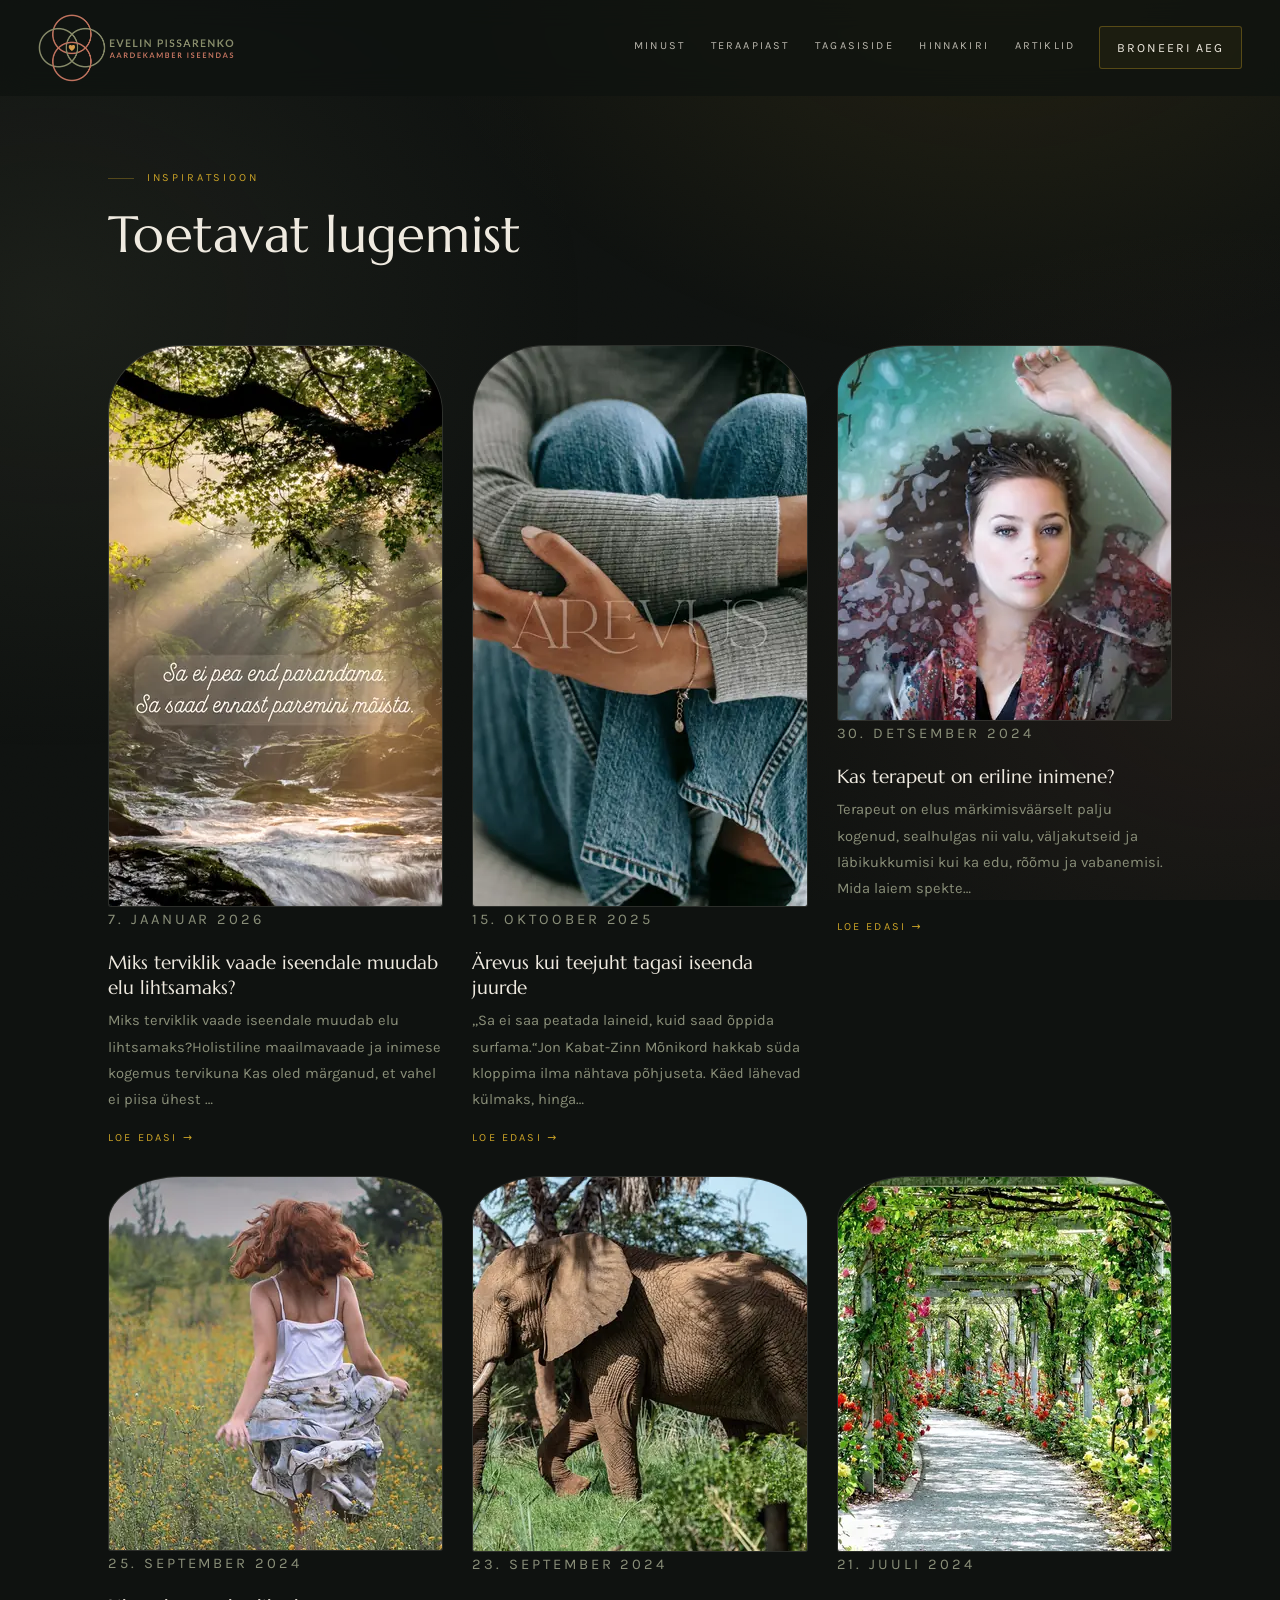
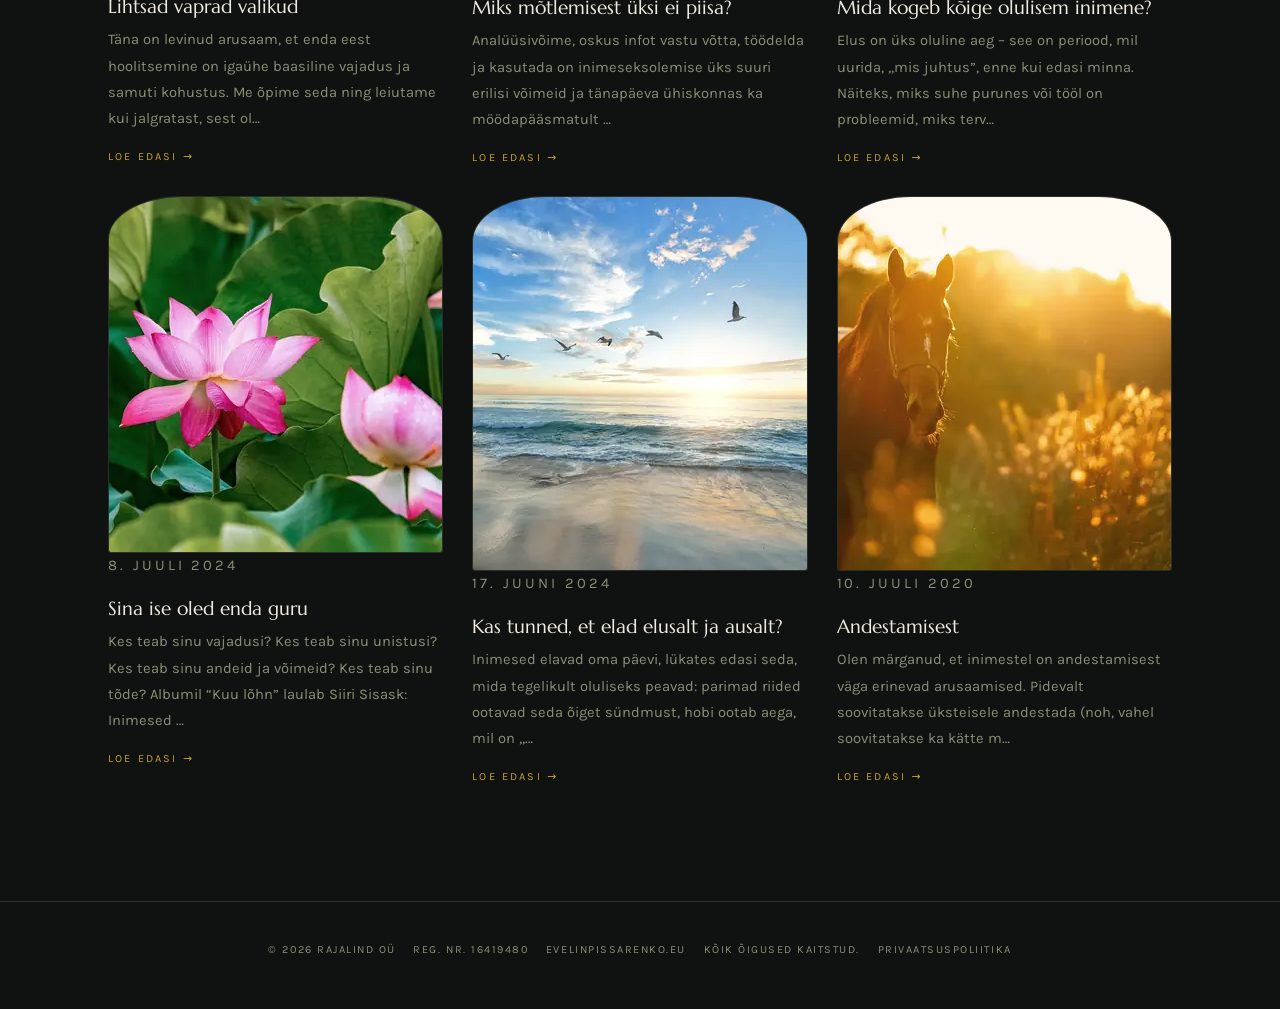
<file: artiklid/index.html>
<!doctype html>
<html lang="et">
<head>
<meta charset="utf-8">
<meta name="viewport" content="width=device-width, initial-scale=1">
<title>Artiklid | Evelin Pissarenko – terviklik teraapia</title>
<meta name="description" content="Toetavat lugemist: artiklid terviklikust teraapiast, ärevusest, andestamisest ja iseenda tundmaõppimisest.">
<link rel="canonical" href="https://teraapia.rajalind.eu/artiklid/">
<meta name="theme-color" content="#0F1210">
<meta property="og:type" content="article">
<meta property="og:locale" content="et_EE">
<meta property="og:title" content="Artiklid | Evelin Pissarenko – terviklik teraapia">
<meta property="og:description" content="Toetavat lugemist: artiklid terviklikust teraapiast, ärevusest, andestamisest ja iseenda tundmaõppimisest.">
<meta property="og:url" content="https://teraapia.rajalind.eu/artiklid/">
<link rel="icon" type="image/webp" href="../assets/icon.webp">
<link rel="preconnect" href="https://fonts.googleapis.com">
<link rel="preconnect" href="https://fonts.gstatic.com" crossorigin>
<link href="https://fonts.googleapis.com/css2?family=Marcellus&family=Karla:ital,wght@0,400;0,500;0,600;1,400&display=swap" rel="stylesheet">
<link rel="stylesheet" href="../styles.css">
</head>
<body>
<div class="sky" aria-hidden="true"></div>
<div class="grain" aria-hidden="true"></div>
<div class="progress" id="prog" aria-hidden="true"></div>
<a class="skip" href="#sisu">Liigu sisu juurde</a>
<header class="topbar" id="topbar">
  <a class="brand" href="../index.html" aria-label="Evelin Pissarenko – avaleht">
    <img src="../assets/logo.webp" width="779" height="271" alt="Evelin Pissarenko – aardekamber iseendas">
  </a>
  <nav class="mainnav" aria-label="Peamenüü">
    <a href="../index.html#evelinist">Minust</a>
    <a href="../index.html#teraapiast">Teraapiast</a>
    <a href="../index.html#tagasiside">Tagasiside</a>
    <a href="../index.html#hinnakiri">Hinnakiri</a>
    <a href="../artiklid/">Artiklid</a>
  </nav>
  <a class="btn btn--sm" href="../index.html#kontakt">Broneeri aeg</a>
  <button class="menu-toggle" id="menuBtn" aria-expanded="false" aria-controls="drawer">
    <svg viewBox="0 0 24 24" fill="none" stroke="currentColor" stroke-width="1.5" aria-hidden="true"><path d="M3 7h18M3 12h18M3 17h18"/></svg>
    Menüü
  </button>
</header>
<div class="drawer" id="drawer" role="dialog" aria-modal="true" aria-label="Menüü">
  <button class="close" id="menuClose" aria-label="Sulge menüü">&times;</button>
  <a href="../index.html#evelinist">Minust</a>
  <a href="../index.html#teraapiast">Teraapiast</a>
  <a href="../index.html#tagasiside">Tagasiside</a>
  <a href="../index.html#hinnakiri">Hinnakiri</a>
  <a href="../index.html#kontakt">Kontakt</a>
  <a href="../artiklid/">Artiklid</a>
</div>
<main id="sisu">
<section class="pagehead">
  <div class="wrap rv">
    <p class="eyebrow">Inspiratsioon</p>
    <h1>Toetavat lugemist</h1>
  </div>
</section>
<section class="sec" style="padding-top:0;">
  <div class="wrap">
    <div class="archive posts">
      <a class="post rv" href="../miks-terviklik-vaade-iseendale-muudab-elu-lihtsamaks/">
        <span class="thumb"><img src="../assets/tervik-thumb.webp" width="448" height="560" alt="Miks terviklik vaade iseendale muudab elu lihtsamaks?" loading="lazy"></span>
        <p class="date">7. jaanuar 2026</p>
        <h3>Miks terviklik vaade iseendale muudab elu lihtsamaks?</h3>
        <p>Miks terviklik vaade iseendale muudab elu lihtsamaks?Holistiline maailmavaade ja inimese kogemus tervikuna Kas oled märganud, et vahel ei piisa ühest …</p>
        <span class="more">Loe edasi →</span>
      </a><a class="post rv" href="../arevus-kui-teejuht-tagasi-iseenda-juurde/">
        <span class="thumb"><img src="../assets/arevus-1-thumb.webp" width="448" height="560" alt="Ärevus kui teejuht tagasi iseenda juurde" loading="lazy"></span>
        <p class="date">15. oktoober 2025</p>
        <h3>Ärevus kui teejuht tagasi iseenda juurde</h3>
        <p>„Sa ei saa peatada laineid, kuid saad õppida surfama.“Jon Kabat-Zinn Mõnikord hakkab süda kloppima ilma nähtava põhjuseta. Käed lähevad külmaks, hinga…</p>
        <span class="more">Loe edasi →</span>
      </a><a class="post rv" href="../kas-terapeut-on-eriline-inimene/">
        <span class="thumb"><img src="../assets/woman-image-by-pexels-from-pixabay_1280-thumb.webp" width="560" height="374" alt="Kas terapeut on eriline inimene?" loading="lazy"></span>
        <p class="date">30. detsember 2024</p>
        <h3>Kas terapeut on eriline inimene?</h3>
        <p>Terapeut on elus märkimisväärselt palju kogenud, sealhulgas nii valu, väljakutseid ja läbikukkumisi kui ka edu, rõõmu ja vabanemisi. Mida laiem spekte…</p>
        <span class="more">Loe edasi →</span>
      </a><a class="post rv" href="../lihtsad-vaprad-valikud/">
        <span class="thumb"><img src="../assets/woman-image-by-vikki-bilan-from-pixabay_-thumb.webp" width="560" height="373" alt="Lihtsad vaprad valikud" loading="lazy"></span>
        <p class="date">25. september 2024</p>
        <h3>Lihtsad vaprad valikud</h3>
        <p>Täna on levinud arusaam, et enda eest hoolitsemine on igaühe baasiline vajadus ja samuti kohustus. Me õpime seda ning leiutame kui jalgratast, sest ol…</p>
        <span class="more">Loe edasi →</span>
      </a><a class="post rv" href="../miks-motlemisest-uksi-ei-piisa/">
        <span class="thumb"><img src="../assets/elephant-image-by-thorsten-messing-from--thumb.webp" width="560" height="374" alt="Miks mõtlemisest üksi ei piisa?" loading="lazy"></span>
        <p class="date">23. september 2024</p>
        <h3>Miks mõtlemisest üksi ei piisa?</h3>
        <p>Analüüsivõime, oskus infot vastu võtta, töödelda ja kasutada on inimeseksolemise üks suuri erilisi võimeid ja tänapäeva ühiskonnas ka möödapääsmatult …</p>
        <span class="more">Loe edasi →</span>
      </a><a class="post rv" href="../mida-kogeb-koige-olulisem-inimene/">
        <span class="thumb"><img src="../assets/flowers-path_image-by-sabine-from-pixaba-thumb.webp" width="560" height="374" alt="Mida kogeb kõige olulisem inimene?" loading="lazy"></span>
        <p class="date">21. juuli 2024</p>
        <h3>Mida kogeb kõige olulisem inimene?</h3>
        <p>Elus on üks oluline aeg – see on periood, mil uurida, „mis juhtus”, enne kui edasi minna. Näiteks, miks suhe purunes või tööl on probleemid, miks terv…</p>
        <span class="more">Loe edasi →</span>
      </a><a class="post rv" href="../sina-ise-oled-enda-guru/">
        <span class="thumb"><img src="../assets/lotus-image-by-minh-hung-le-from-pixabay-thumb.webp" width="560" height="355" alt="Sina ise oled enda guru" loading="lazy"></span>
        <p class="date">8. juuli 2024</p>
        <h3>Sina ise oled enda guru</h3>
        <p>Kes teab sinu vajadusi? Kes teab sinu unistusi? Kes teab sinu andeid ja võimeid? Kes teab sinu tõde? Albumil “Kuu lõhn” laulab Siiri Sisask: Inimesed …</p>
        <span class="more">Loe edasi →</span>
      </a><a class="post rv" href="../kas-tunned-et-elad-elusalt-ja-ausalt/">
        <span class="thumb"><img src="../assets/beach-image-by-pexels-from-pixabay_1280-thumb.webp" width="560" height="373" alt="Kas tunned, et elad elusalt ja ausalt?" loading="lazy"></span>
        <p class="date">17. juuni 2024</p>
        <h3>Kas tunned, et elad elusalt ja ausalt?</h3>
        <p>Inimesed elavad oma päevi, lükates edasi seda, mida tegelikult oluliseks peavad: parimad riided ootavad seda õiget sündmust, hobi ootab aega, mil on „…</p>
        <span class="more">Loe edasi →</span>
      </a><a class="post rv" href="../andestamisest/">
        <span class="thumb"><img src="../assets/horse-image-by-kelly-van-de-ven-from-pix-thumb.webp" width="560" height="373" alt="Andestamisest" loading="lazy"></span>
        <p class="date">10. juuli 2020</p>
        <h3>Andestamisest</h3>
        <p>Olen märganud, et inimestel on andestamisest väga erinevad arusaamised. Pidevalt soovitatakse üksteisele andestada (noh, vahel soovitatakse ka kätte m…</p>
        <span class="more">Loe edasi →</span>
      </a>
    </div>
  </div>
</section>
</main>
<footer class="foot">
  <div class="wrap foot-in">
    <span>© 2026 Rajalind OÜ</span>
    <span>Reg. nr. 16419480</span>
    <a href="https://evelinpissarenko.eu">evelinpissarenko.eu</a>
    <span>Kõik õigused kaitstud.</span>
    <a href="../privaatsuspoliitika/">Privaatsuspoliitika</a>
  </div>
</footer>
<script src="../site.js"></script>
</body>
</html>
</file>
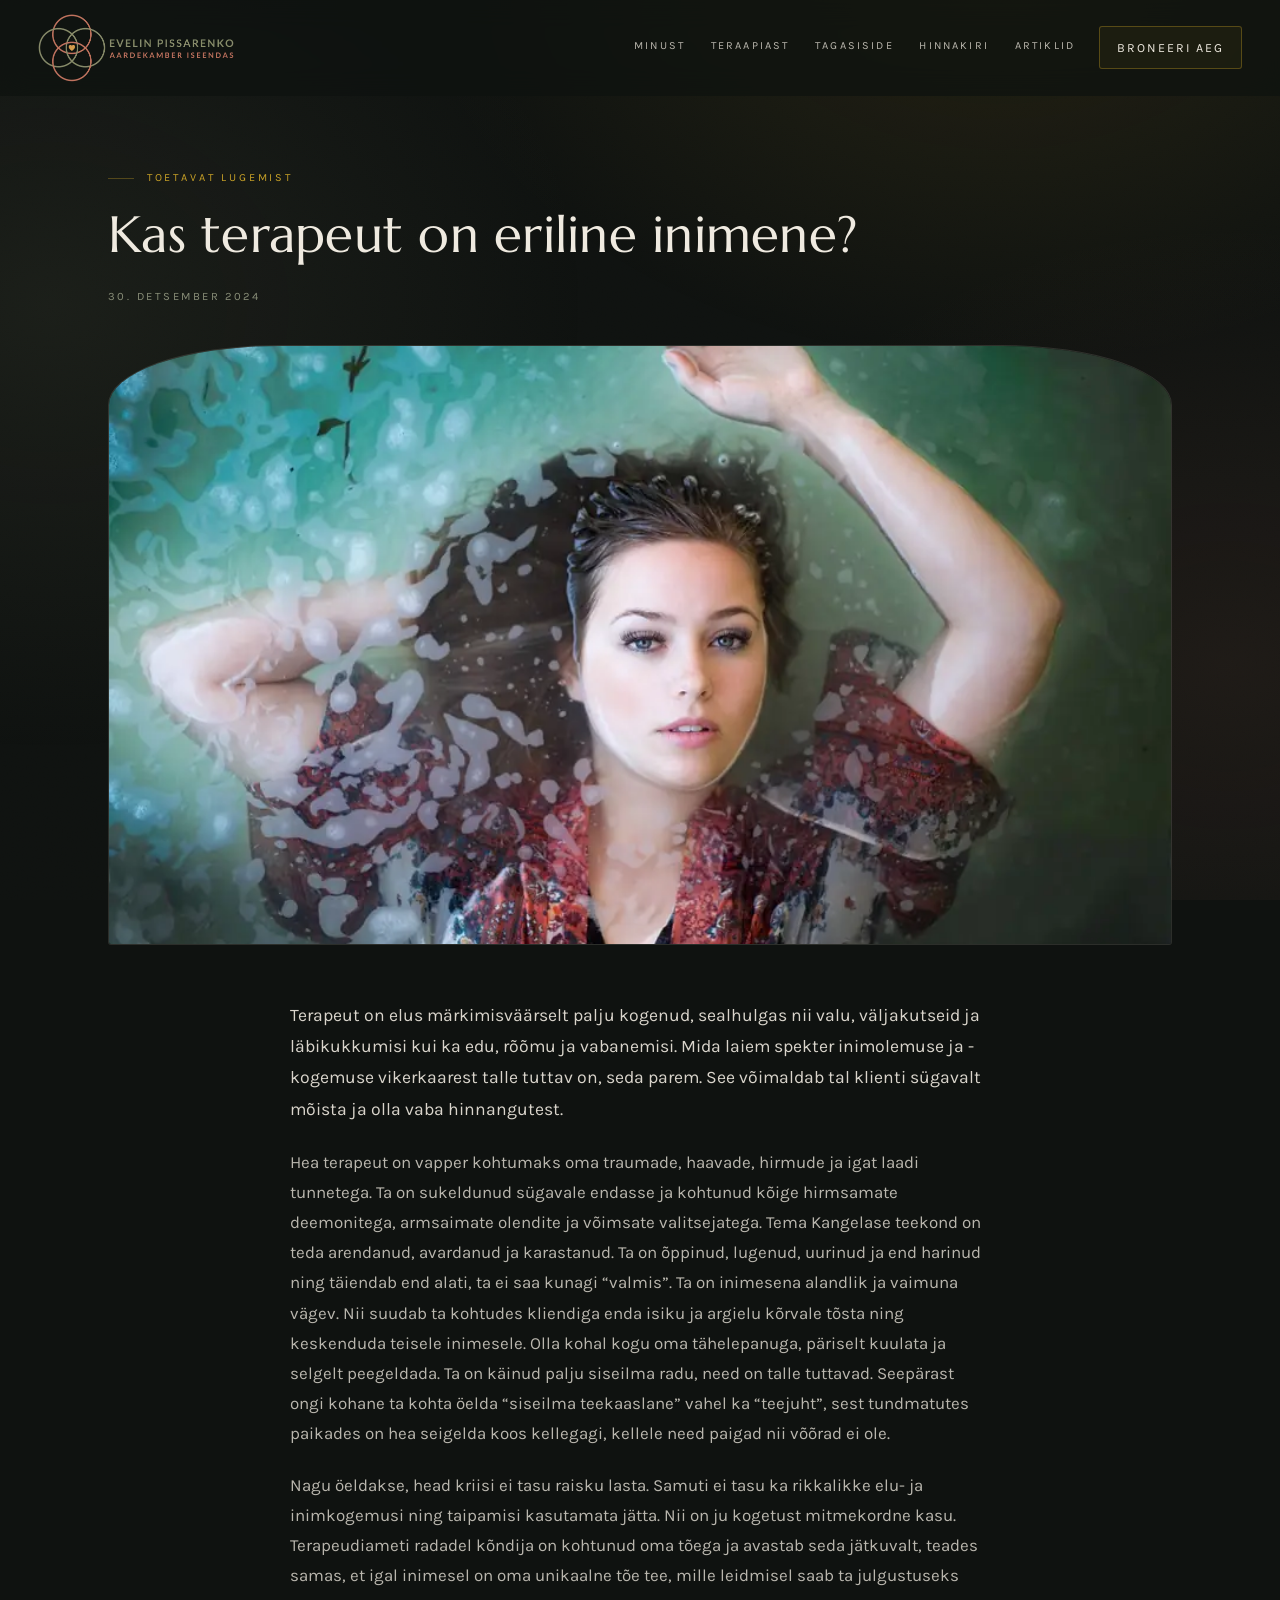
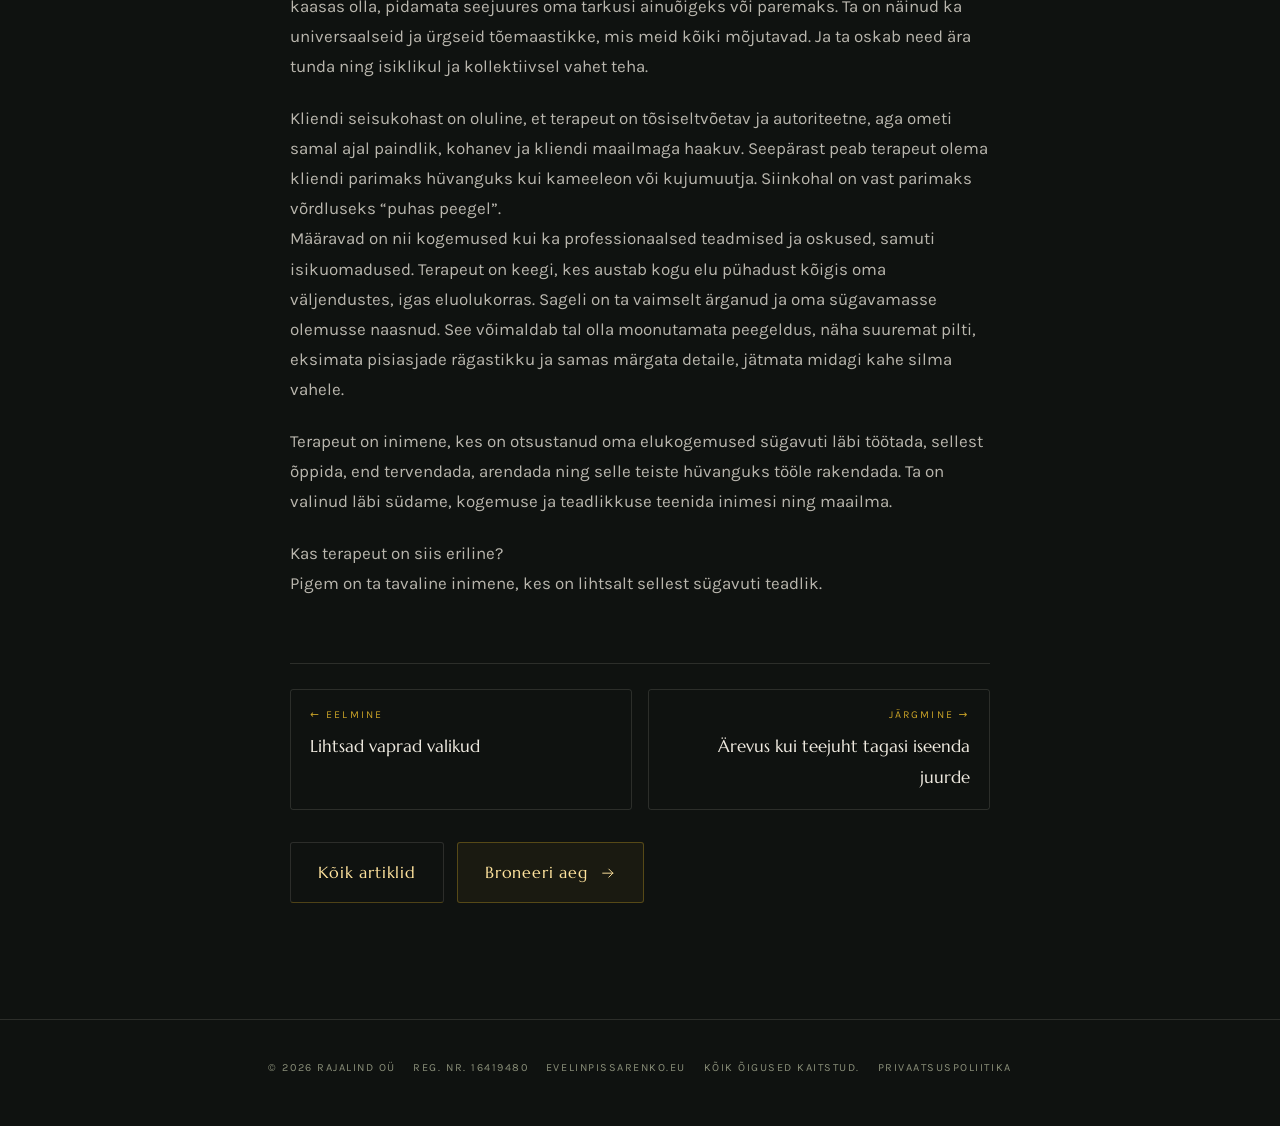
<file: kas-terapeut-on-eriline-inimene/index.html>
<!doctype html>
<html lang="et">
<head>
<meta charset="utf-8">
<meta name="viewport" content="width=device-width, initial-scale=1">
<title>Kas terapeut on eriline inimene? | Evelin Pissarenko</title>
<meta name="description" content="Terapeut on elus märkimisväärselt palju kogenud, sealhulgas nii valu, väljakutseid ja läbikukkumisi kui ka edu, rõõmu ja vabanemisi. Mida laiem spekter ini">
<link rel="canonical" href="https://teraapia.rajalind.eu/kas-terapeut-on-eriline-inimene/">
<meta name="theme-color" content="#0F1210">
<meta property="og:type" content="article">
<meta property="og:locale" content="et_EE">
<meta property="og:title" content="Kas terapeut on eriline inimene? | Evelin Pissarenko">
<meta property="og:description" content="Terapeut on elus märkimisväärselt palju kogenud, sealhulgas nii valu, väljakutseid ja läbikukkumisi kui ka edu, rõõmu ja vabanemisi. Mida laiem spekter ini">
<meta property="og:url" content="https://teraapia.rajalind.eu/kas-terapeut-on-eriline-inimene/">
<link rel="icon" type="image/webp" href="../assets/icon.webp">
<link rel="preconnect" href="https://fonts.googleapis.com">
<link rel="preconnect" href="https://fonts.gstatic.com" crossorigin>
<link href="https://fonts.googleapis.com/css2?family=Marcellus&family=Karla:ital,wght@0,400;0,500;0,600;1,400&display=swap" rel="stylesheet">
<link rel="stylesheet" href="../styles.css">
<script type="application/ld+json">{"@context": "https://schema.org", "@type": "BlogPosting", "headline": "Kas terapeut on eriline inimene?", "datePublished": "2024-12-30T16:24:41", "author": {"@type": "Person", "name": "Evelin Pissarenko"}, "publisher": {"@type": "Organization", "name": "Rajalind OÜ"}, "mainEntityOfPage": "https://teraapia.rajalind.eu/kas-terapeut-on-eriline-inimene/"}</script>
</head>
<body>
<div class="sky" aria-hidden="true"></div>
<div class="grain" aria-hidden="true"></div>
<div class="progress" id="prog" aria-hidden="true"></div>
<a class="skip" href="#sisu">Liigu sisu juurde</a>
<header class="topbar" id="topbar">
  <a class="brand" href="../index.html" aria-label="Evelin Pissarenko – avaleht">
    <img src="../assets/logo.webp" width="779" height="271" alt="Evelin Pissarenko – aardekamber iseendas">
  </a>
  <nav class="mainnav" aria-label="Peamenüü">
    <a href="../index.html#evelinist">Minust</a>
    <a href="../index.html#teraapiast">Teraapiast</a>
    <a href="../index.html#tagasiside">Tagasiside</a>
    <a href="../index.html#hinnakiri">Hinnakiri</a>
    <a href="../artiklid/">Artiklid</a>
  </nav>
  <a class="btn btn--sm" href="../index.html#kontakt">Broneeri aeg</a>
  <button class="menu-toggle" id="menuBtn" aria-expanded="false" aria-controls="drawer">
    <svg viewBox="0 0 24 24" fill="none" stroke="currentColor" stroke-width="1.5" aria-hidden="true"><path d="M3 7h18M3 12h18M3 17h18"/></svg>
    Menüü
  </button>
</header>
<div class="drawer" id="drawer" role="dialog" aria-modal="true" aria-label="Menüü">
  <button class="close" id="menuClose" aria-label="Sulge menüü">&times;</button>
  <a href="../index.html#evelinist">Minust</a>
  <a href="../index.html#teraapiast">Teraapiast</a>
  <a href="../index.html#tagasiside">Tagasiside</a>
  <a href="../index.html#hinnakiri">Hinnakiri</a>
  <a href="../index.html#kontakt">Kontakt</a>
  <a href="../artiklid/">Artiklid</a>
</div>
<main id="sisu">
<section class="pagehead">
  <div class="wrap rv">
    <p class="eyebrow">Toetavat lugemist</p>
    <h1>Kas terapeut on eriline inimene?</h1>
    <p class="meta">30. detsember 2024</p>
  </div>
</section>
<section class="sec" style="padding-top:0;">
  <div class="wrap">
    <figure class="cover rv"><img src="../assets/woman-image-by-pexels-from-pixabay_1280.webp" width="900" height="600" alt="Kas terapeut on eriline inimene?" fetchpriority="high"></figure>
    <div class="article prose rv">
<p>Terapeut on elus märkimisväärselt palju kogenud, sealhulgas nii valu, väljakutseid ja läbikukkumisi kui ka edu, rõõmu ja vabanemisi. Mida laiem spekter inimolemuse ja -kogemuse vikerkaarest talle tuttav on, seda parem. See võimaldab tal klienti sügavalt mõista ja olla vaba hinnangutest.</p>
<p>Hea terapeut on vapper kohtumaks oma traumade, haavade, hirmude ja igat laadi tunnetega. Ta on sukeldunud sügavale endasse ja kohtunud kõige hirmsamate deemonitega, armsaimate olendite ja võimsate valitsejatega. Tema Kangelase teekond on teda arendanud, avardanud ja karastanud. Ta on õppinud, lugenud, uurinud ja end harinud ning täiendab end alati, ta ei saa kunagi “valmis”. Ta on inimesena alandlik ja vaimuna vägev. Nii suudab ta kohtudes kliendiga enda isiku ja argielu kõrvale tõsta ning keskenduda teisele inimesele. Olla kohal kogu oma tähelepanuga, päriselt kuulata ja selgelt peegeldada. Ta on käinud palju siseilma radu, need on talle tuttavad. Seepärast ongi kohane ta kohta öelda “siseilma teekaaslane” vahel ka “teejuht”, sest tundmatutes paikades on hea seigelda koos kellegagi, kellele need paigad nii võõrad ei ole.</p>
<p>Nagu öeldakse, head kriisi ei tasu raisku lasta. Samuti ei tasu ka rikkalikke elu- ja inimkogemusi ning taipamisi kasutamata jätta. Nii on ju kogetust mitmekordne kasu. Terapeudiameti radadel kõndija on kohtunud oma tõega ja avastab seda jätkuvalt, teades samas, et igal inimesel on oma unikaalne tõe tee, mille leidmisel saab ta julgustuseks kaasas olla, pidamata seejuures oma tarkusi ainuõigeks või paremaks. Ta on näinud ka universaalseid ja ürgseid tõemaastikke, mis meid kõiki mõjutavad. Ja ta oskab need ära tunda ning isiklikul ja kollektiivsel vahet teha.</p>
<p>Kliendi seisukohast on oluline, et terapeut on tõsiseltvõetav ja autoriteetne, aga ometi samal ajal paindlik, kohanev ja kliendi maailmaga haakuv. Seepärast peab terapeut olema kliendi parimaks hüvanguks kui kameeleon või kujumuutja. Siinkohal on vast parimaks võrdluseks “puhas peegel”. <br />Määravad on nii kogemused kui ka professionaalsed teadmised ja oskused, samuti isikuomadused. Terapeut on keegi, kes austab kogu elu pühadust kõigis oma väljendustes, igas eluolukorras. Sageli on ta vaimselt ärganud ja oma sügavamasse olemusse naasnud. See võimaldab tal olla moonutamata peegeldus, näha suuremat pilti, eksimata pisiasjade rägastikku ja samas märgata detaile, jätmata midagi kahe silma vahele.</p>
<p>Terapeut on inimene, kes on otsustanud oma elukogemused sügavuti läbi töötada, sellest õppida, end tervendada, arendada ning selle teiste hüvanguks tööle rakendada. Ta on valinud läbi südame, kogemuse ja teadlikkuse teenida inimesi ning maailma.</p>
<p>Kas terapeut on siis eriline? <br />Pigem on ta tavaline inimene, kes on lihtsalt sellest sügavuti teadlik. </p>
    </div>
    <div class="article">
      <nav class="postnav rv"><a href="../lihtsad-vaprad-valikud/"><span class="dir">← Eelmine</span><span class="ttl">Lihtsad vaprad valikud</span></a><a class="next" href="../arevus-kui-teejuht-tagasi-iseenda-juurde/"><span class="dir">Järgmine →</span><span class="ttl">Ärevus kui teejuht tagasi iseenda juurde</span></a></nav>
      <div class="btn-row rv">
        <a class="btn btn--ghost" href="../artiklid/">Kõik artiklid</a>
        <a class="btn" href="../index.html#kontakt">Broneeri aeg
          <svg viewBox="0 0 24 24" fill="none" stroke="currentColor" stroke-width="1.4" stroke-linecap="round" stroke-linejoin="round" aria-hidden="true"><path d="M4 12h15M13 6l6 6-6 6"/></svg>
        </a>
      </div>
    </div>
  </div>
</section>
</main>
<footer class="foot">
  <div class="wrap foot-in">
    <span>© 2026 Rajalind OÜ</span>
    <span>Reg. nr. 16419480</span>
    <a href="https://evelinpissarenko.eu">evelinpissarenko.eu</a>
    <span>Kõik õigused kaitstud.</span>
    <a href="../privaatsuspoliitika/">Privaatsuspoliitika</a>
  </div>
</footer>
<script src="../site.js"></script>
</body>
</html>
</file>
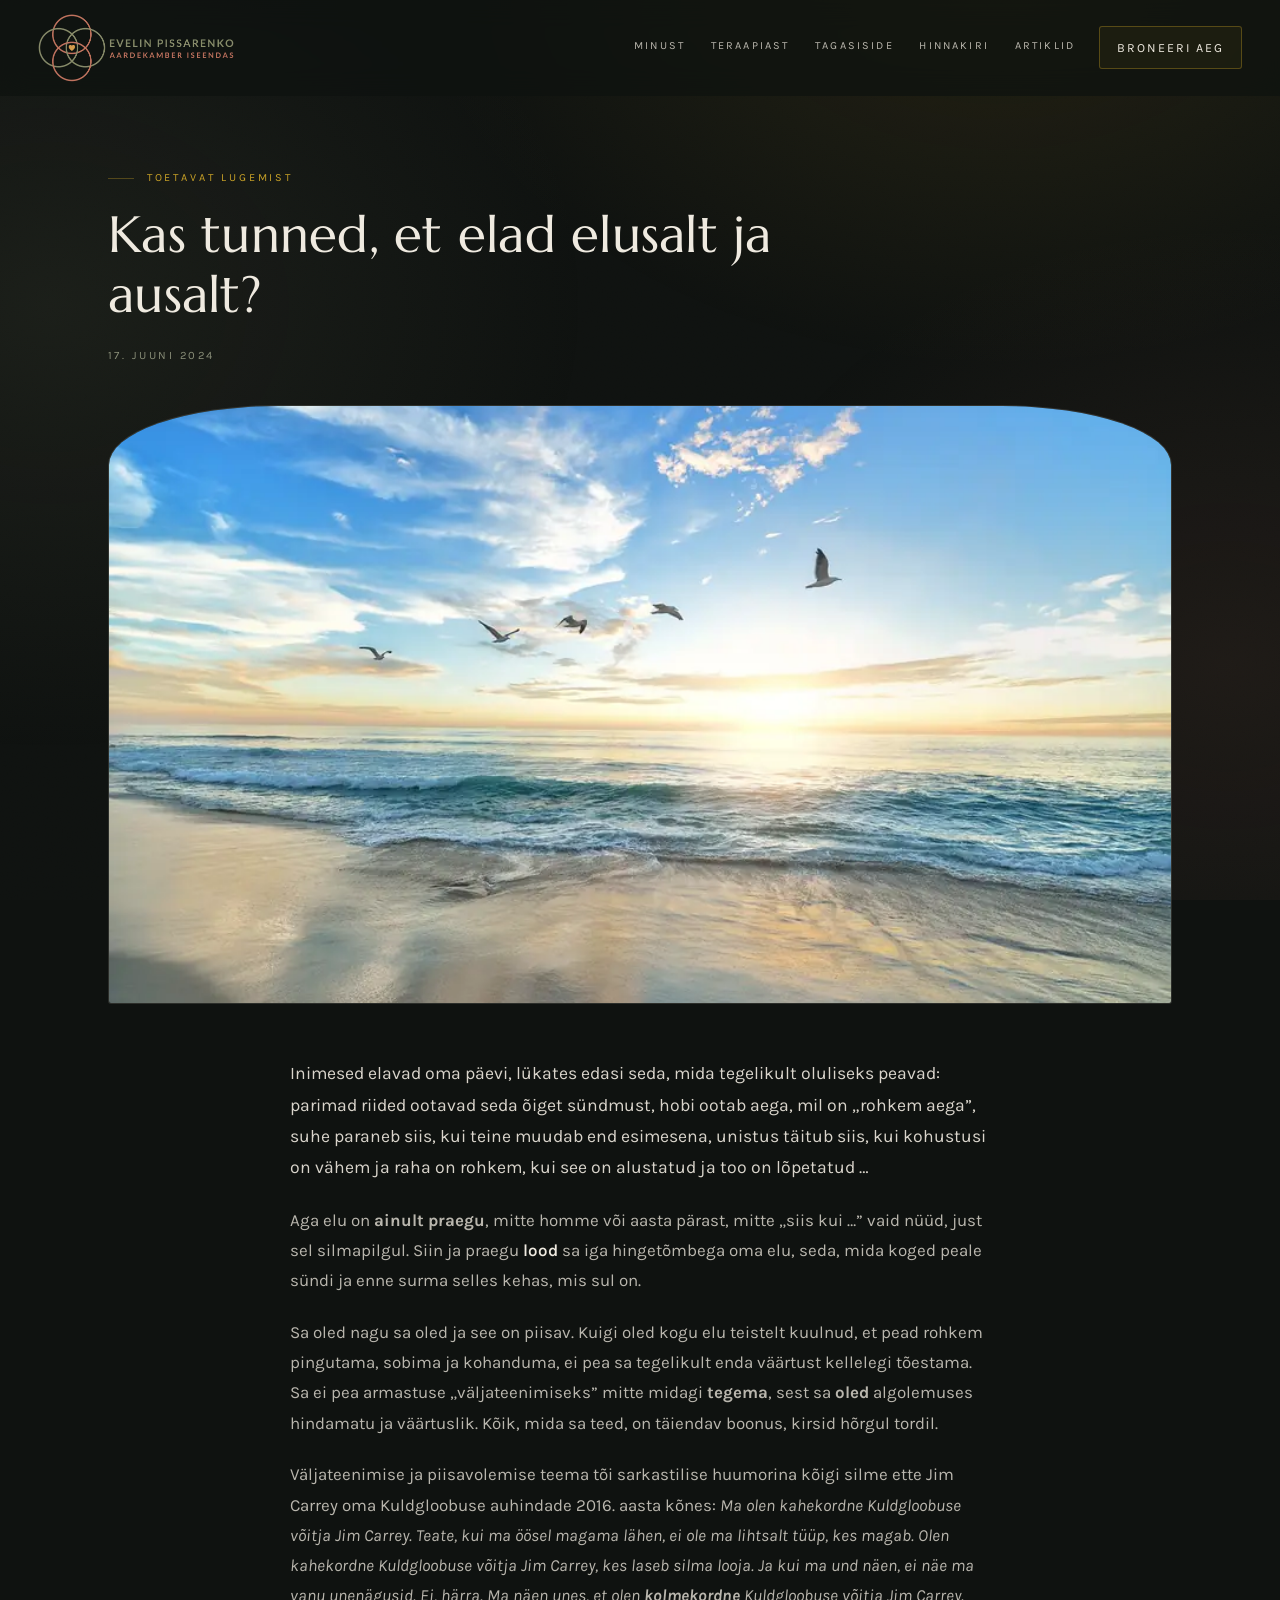
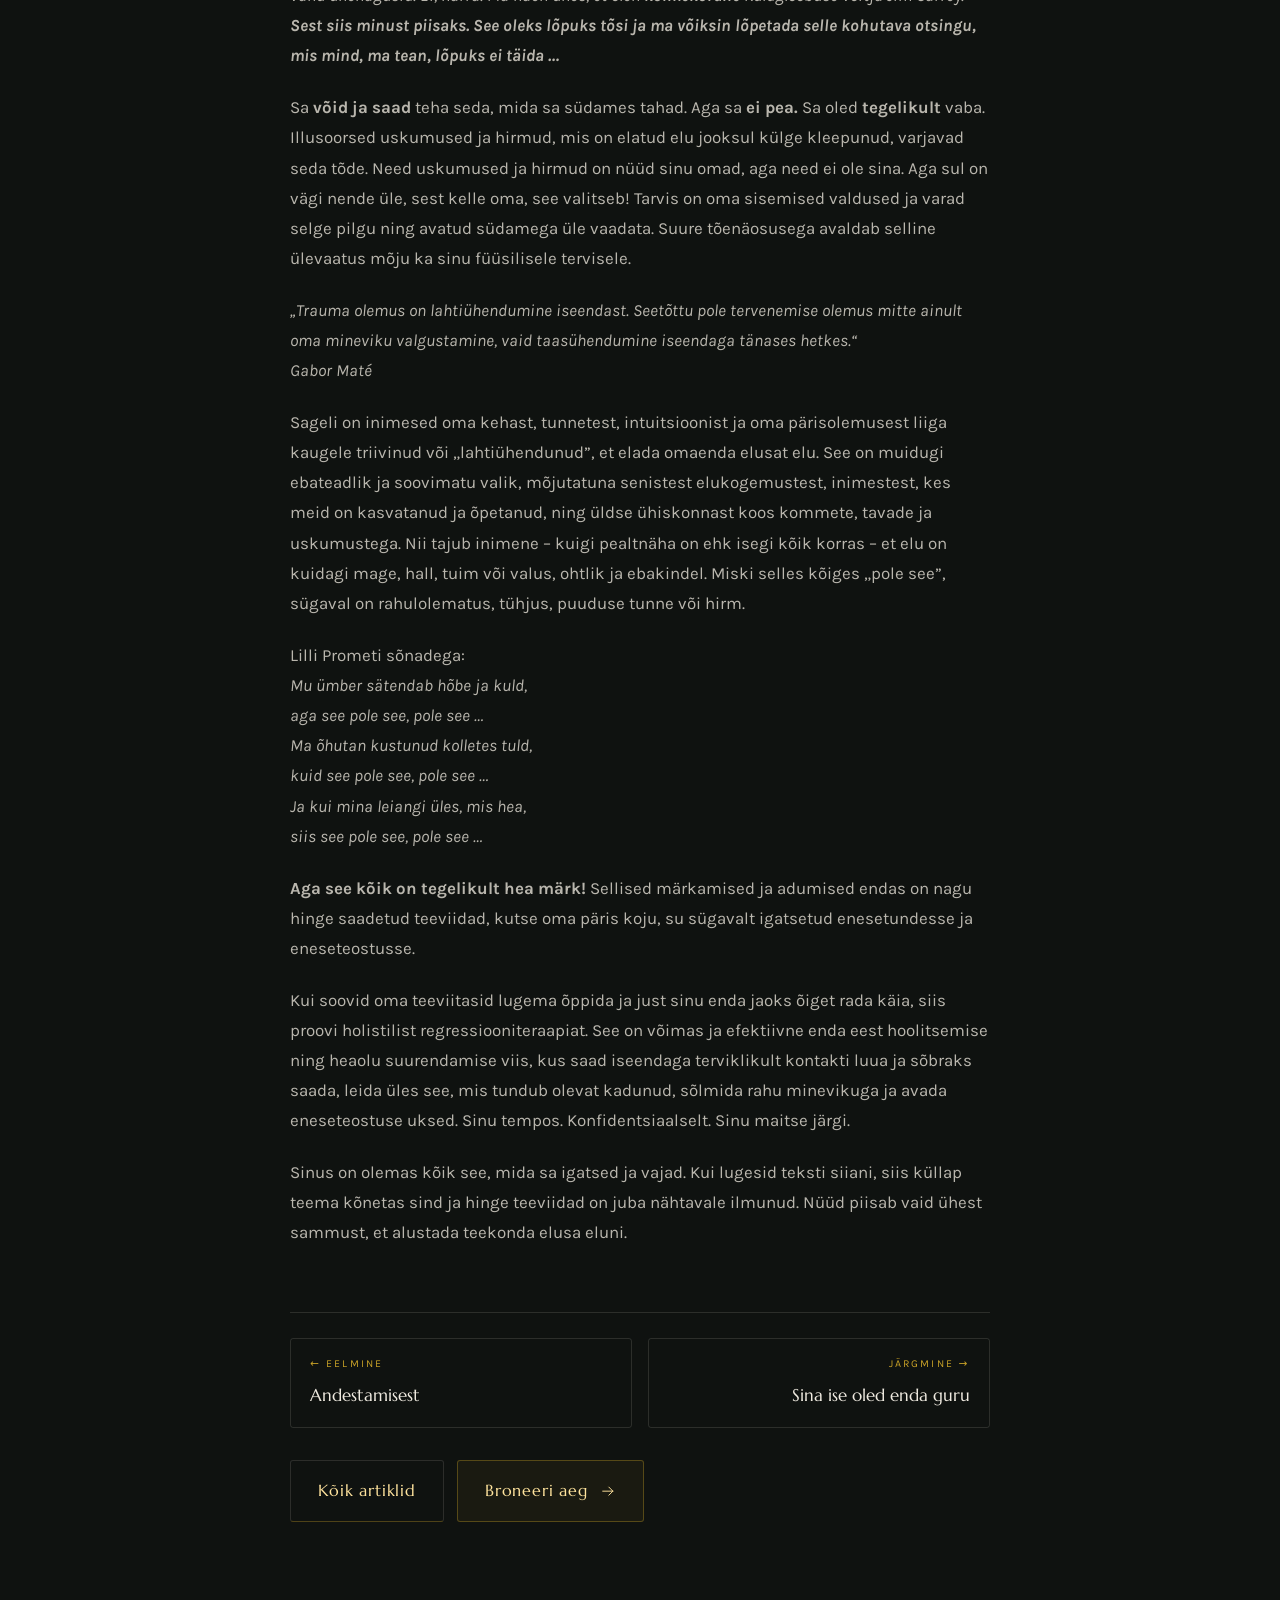
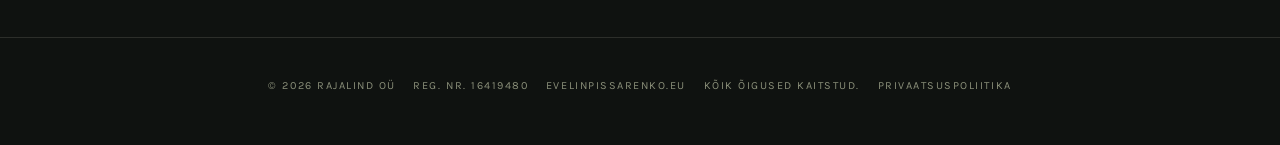
<file: kas-tunned-et-elad-elusalt-ja-ausalt/index.html>
<!doctype html>
<html lang="et">
<head>
<meta charset="utf-8">
<meta name="viewport" content="width=device-width, initial-scale=1">
<title>Kas tunned, et elad elusalt ja ausalt? | Evelin Pissarenko</title>
<meta name="description" content="Inimesed elavad oma päevi, lükates edasi seda, mida tegelikult oluliseks peavad: parimad riided ootavad seda õiget sündmust, hobi ootab aega, mil on „rohke">
<link rel="canonical" href="https://teraapia.rajalind.eu/kas-tunned-et-elad-elusalt-ja-ausalt/">
<meta name="theme-color" content="#0F1210">
<meta property="og:type" content="article">
<meta property="og:locale" content="et_EE">
<meta property="og:title" content="Kas tunned, et elad elusalt ja ausalt? | Evelin Pissarenko">
<meta property="og:description" content="Inimesed elavad oma päevi, lükates edasi seda, mida tegelikult oluliseks peavad: parimad riided ootavad seda õiget sündmust, hobi ootab aega, mil on „rohke">
<meta property="og:url" content="https://teraapia.rajalind.eu/kas-tunned-et-elad-elusalt-ja-ausalt/">
<link rel="icon" type="image/webp" href="../assets/icon.webp">
<link rel="preconnect" href="https://fonts.googleapis.com">
<link rel="preconnect" href="https://fonts.gstatic.com" crossorigin>
<link href="https://fonts.googleapis.com/css2?family=Marcellus&family=Karla:ital,wght@0,400;0,500;0,600;1,400&display=swap" rel="stylesheet">
<link rel="stylesheet" href="../styles.css">
<script type="application/ld+json">{"@context": "https://schema.org", "@type": "BlogPosting", "headline": "Kas tunned, et elad elusalt ja ausalt?", "datePublished": "2024-06-17T15:55:49", "author": {"@type": "Person", "name": "Evelin Pissarenko"}, "publisher": {"@type": "Organization", "name": "Rajalind OÜ"}, "mainEntityOfPage": "https://teraapia.rajalind.eu/kas-tunned-et-elad-elusalt-ja-ausalt/"}</script>
</head>
<body>
<div class="sky" aria-hidden="true"></div>
<div class="grain" aria-hidden="true"></div>
<div class="progress" id="prog" aria-hidden="true"></div>
<a class="skip" href="#sisu">Liigu sisu juurde</a>
<header class="topbar" id="topbar">
  <a class="brand" href="../index.html" aria-label="Evelin Pissarenko – avaleht">
    <img src="../assets/logo.webp" width="779" height="271" alt="Evelin Pissarenko – aardekamber iseendas">
  </a>
  <nav class="mainnav" aria-label="Peamenüü">
    <a href="../index.html#evelinist">Minust</a>
    <a href="../index.html#teraapiast">Teraapiast</a>
    <a href="../index.html#tagasiside">Tagasiside</a>
    <a href="../index.html#hinnakiri">Hinnakiri</a>
    <a href="../artiklid/">Artiklid</a>
  </nav>
  <a class="btn btn--sm" href="../index.html#kontakt">Broneeri aeg</a>
  <button class="menu-toggle" id="menuBtn" aria-expanded="false" aria-controls="drawer">
    <svg viewBox="0 0 24 24" fill="none" stroke="currentColor" stroke-width="1.5" aria-hidden="true"><path d="M3 7h18M3 12h18M3 17h18"/></svg>
    Menüü
  </button>
</header>
<div class="drawer" id="drawer" role="dialog" aria-modal="true" aria-label="Menüü">
  <button class="close" id="menuClose" aria-label="Sulge menüü">&times;</button>
  <a href="../index.html#evelinist">Minust</a>
  <a href="../index.html#teraapiast">Teraapiast</a>
  <a href="../index.html#tagasiside">Tagasiside</a>
  <a href="../index.html#hinnakiri">Hinnakiri</a>
  <a href="../index.html#kontakt">Kontakt</a>
  <a href="../artiklid/">Artiklid</a>
</div>
<main id="sisu">
<section class="pagehead">
  <div class="wrap rv">
    <p class="eyebrow">Toetavat lugemist</p>
    <h1>Kas tunned, et elad elusalt ja ausalt?</h1>
    <p class="meta">17. juuni 2024</p>
  </div>
</section>
<section class="sec" style="padding-top:0;">
  <div class="wrap">
    <figure class="cover rv"><img src="../assets/beach-image-by-pexels-from-pixabay_1280.webp" width="900" height="599" alt="Kas tunned, et elad elusalt ja ausalt?" fetchpriority="high"></figure>
    <div class="article prose rv">
<p>Inimesed elavad oma päevi, lükates edasi seda, mida tegelikult oluliseks peavad: parimad riided ootavad seda õiget sündmust, hobi ootab aega, mil on „rohkem aega”, suhe paraneb siis, kui teine muudab end esimesena, unistus täitub siis, kui kohustusi on vähem ja raha on rohkem, kui see on alustatud ja too on lõpetatud …</p>
<p>Aga elu on <b>ainult praegu</b>, mitte homme või aasta pärast, mitte „siis kui …” vaid nüüd, just sel silmapilgul. Siin ja praegu <strong>lood</strong> sa iga hingetõmbega oma elu, seda, mida koged peale sündi ja enne surma selles kehas, mis sul on.</p>
<p>Sa oled nagu sa oled ja see on piisav. Kuigi oled kogu elu teistelt kuulnud, et pead rohkem pingutama, sobima ja kohanduma, ei pea sa tegelikult enda väärtust kellelegi tõestama. Sa ei pea armastuse „väljateenimiseks” mitte midagi <b>tegema</b>, sest sa <b>oled </b>algolemuses hindamatu ja väärtuslik. Kõik, mida sa teed, on täiendav boonus, kirsid hõrgul tordil.</p>
<p>Väljateenimise ja piisavolemise teema tõi sarkastilise huumorina kõigi silme ette Jim Carrey oma Kuldgloobuse auhindade 2016. aasta kõnes: <i>Ma olen kahekordne Kuldgloobuse võitja Jim Carrey. Teate, kui ma öösel magama lähen, ei ole ma lihtsalt tüüp, kes magab. Olen kahekordne Kuldgloobuse võitja Jim Carrey, kes laseb silma looja. </i><i>Ja kui ma und näen, ei näe ma vanu unenägusid. Ei, härra. Ma näen unes, et olen </i><b><i>kolmekordne</i></b><i> Kuldgloobuse võitja Jim Carrey. </i><b><i>Sest siis minust piisaks. See oleks lõpuks tõsi ja ma võiksin lõpetada selle kohutava otsingu, mis mind, ma tean, lõpuks ei täida …</i></b></p>
<p>Sa <b>võid ja saad</b> teha seda, mida sa südames tahad. Aga sa <b>ei pea. </b>Sa oled <b>tegelikult</b> vaba. Illusoorsed uskumused ja hirmud, mis on elatud elu jooksul külge kleepunud, varjavad seda tõde. Need uskumused ja hirmud on nüüd sinu omad, aga need ei ole sina. Aga sul on vägi nende üle, sest kelle oma, see valitseb! Tarvis on oma sisemised valdused ja varad selge pilgu ning avatud südamega üle vaadata. Suure tõenäosusega avaldab selline ülevaatus mõju ka sinu füüsilisele tervisele.</p>
<p><i>„Trauma olemus on lahtiühendumine iseendast. Seetõttu pole tervenemise olemus mitte ainult oma mineviku valgustamine, vaid taasühendumine iseendaga tänases hetkes.“<span><br /></span></i><i>Gabor Maté</i></p>
<p>Sageli on inimesed oma kehast, tunnetest, intuitsioonist ja oma pärisolemusest liiga kaugele triivinud või „lahtiühendunud”, et elada omaenda elusat elu. See on muidugi ebateadlik ja soovimatu valik, mõjutatuna senistest elukogemustest, inimestest, kes meid on kasvatanud ja õpetanud, ning üldse ühiskonnast koos kommete, tavade ja uskumustega. Nii tajub inimene – kuigi pealtnäha on ehk isegi kõik korras – et elu on kuidagi mage, hall, tuim või valus, ohtlik ja ebakindel. Miski selles kõiges „pole see”, sügaval on rahulolematus, tühjus, puuduse tunne või hirm.<span> </span></p>
<p>Lilli Prometi sõnadega:<span><br /></span><i>Mu ümber sätendab hõbe ja kuld,<br /></i><i>aga see pole see, pole see …</i><br /><i>Ma õhutan kustunud kolletes tuld,</i><br /><i>kuid see pole see, pole see …</i><br /><i>Ja kui mina leiangi üles, mis hea,</i><br /><i>siis see pole see, pole see …</i></p>
<p><b>Aga see kõik on tegelikult hea märk! </b>Sellised märkamised ja adumised endas on nagu hinge saadetud teeviidad, kutse oma päris koju, su sügavalt igatsetud enesetundesse ja eneseteostusse.</p>
<p>Kui soovid oma teeviitasid lugema õppida ja just sinu enda jaoks õiget rada käia, siis proovi holistilist regressiooniteraapiat. See on võimas ja efektiivne enda eest hoolitsemise ning heaolu suurendamise viis, kus saad iseendaga terviklikult kontakti luua ja sõbraks saada, leida üles see, mis tundub olevat kadunud, sõlmida rahu minevikuga ja avada eneseteostuse uksed. Sinu tempos. Konfidentsiaalselt. Sinu maitse järgi.</p>
<p>Sinus on olemas kõik see, mida sa igatsed ja vajad. Kui lugesid teksti siiani, siis küllap teema kõnetas sind ja hinge teeviidad on juba nähtavale ilmunud. Nüüd piisab vaid ühest sammust, et alustada teekonda elusa eluni.</p>
<p><!-- /divi:paragraph -->
    </div>
    <div class="article">
      <nav class="postnav rv"><a href="../andestamisest/"><span class="dir">← Eelmine</span><span class="ttl">Andestamisest</span></a><a class="next" href="../sina-ise-oled-enda-guru/"><span class="dir">Järgmine →</span><span class="ttl">Sina ise oled enda guru</span></a></nav>
      <div class="btn-row rv">
        <a class="btn btn--ghost" href="../artiklid/">Kõik artiklid</a>
        <a class="btn" href="../index.html#kontakt">Broneeri aeg
          <svg viewBox="0 0 24 24" fill="none" stroke="currentColor" stroke-width="1.4" stroke-linecap="round" stroke-linejoin="round" aria-hidden="true"><path d="M4 12h15M13 6l6 6-6 6"/></svg>
        </a>
      </div>
    </div>
  </div>
</section>
</main>
<footer class="foot">
  <div class="wrap foot-in">
    <span>© 2026 Rajalind OÜ</span>
    <span>Reg. nr. 16419480</span>
    <a href="https://evelinpissarenko.eu">evelinpissarenko.eu</a>
    <span>Kõik õigused kaitstud.</span>
    <a href="../privaatsuspoliitika/">Privaatsuspoliitika</a>
  </div>
</footer>
<script src="../site.js"></script>
</body>
</html>
</file>
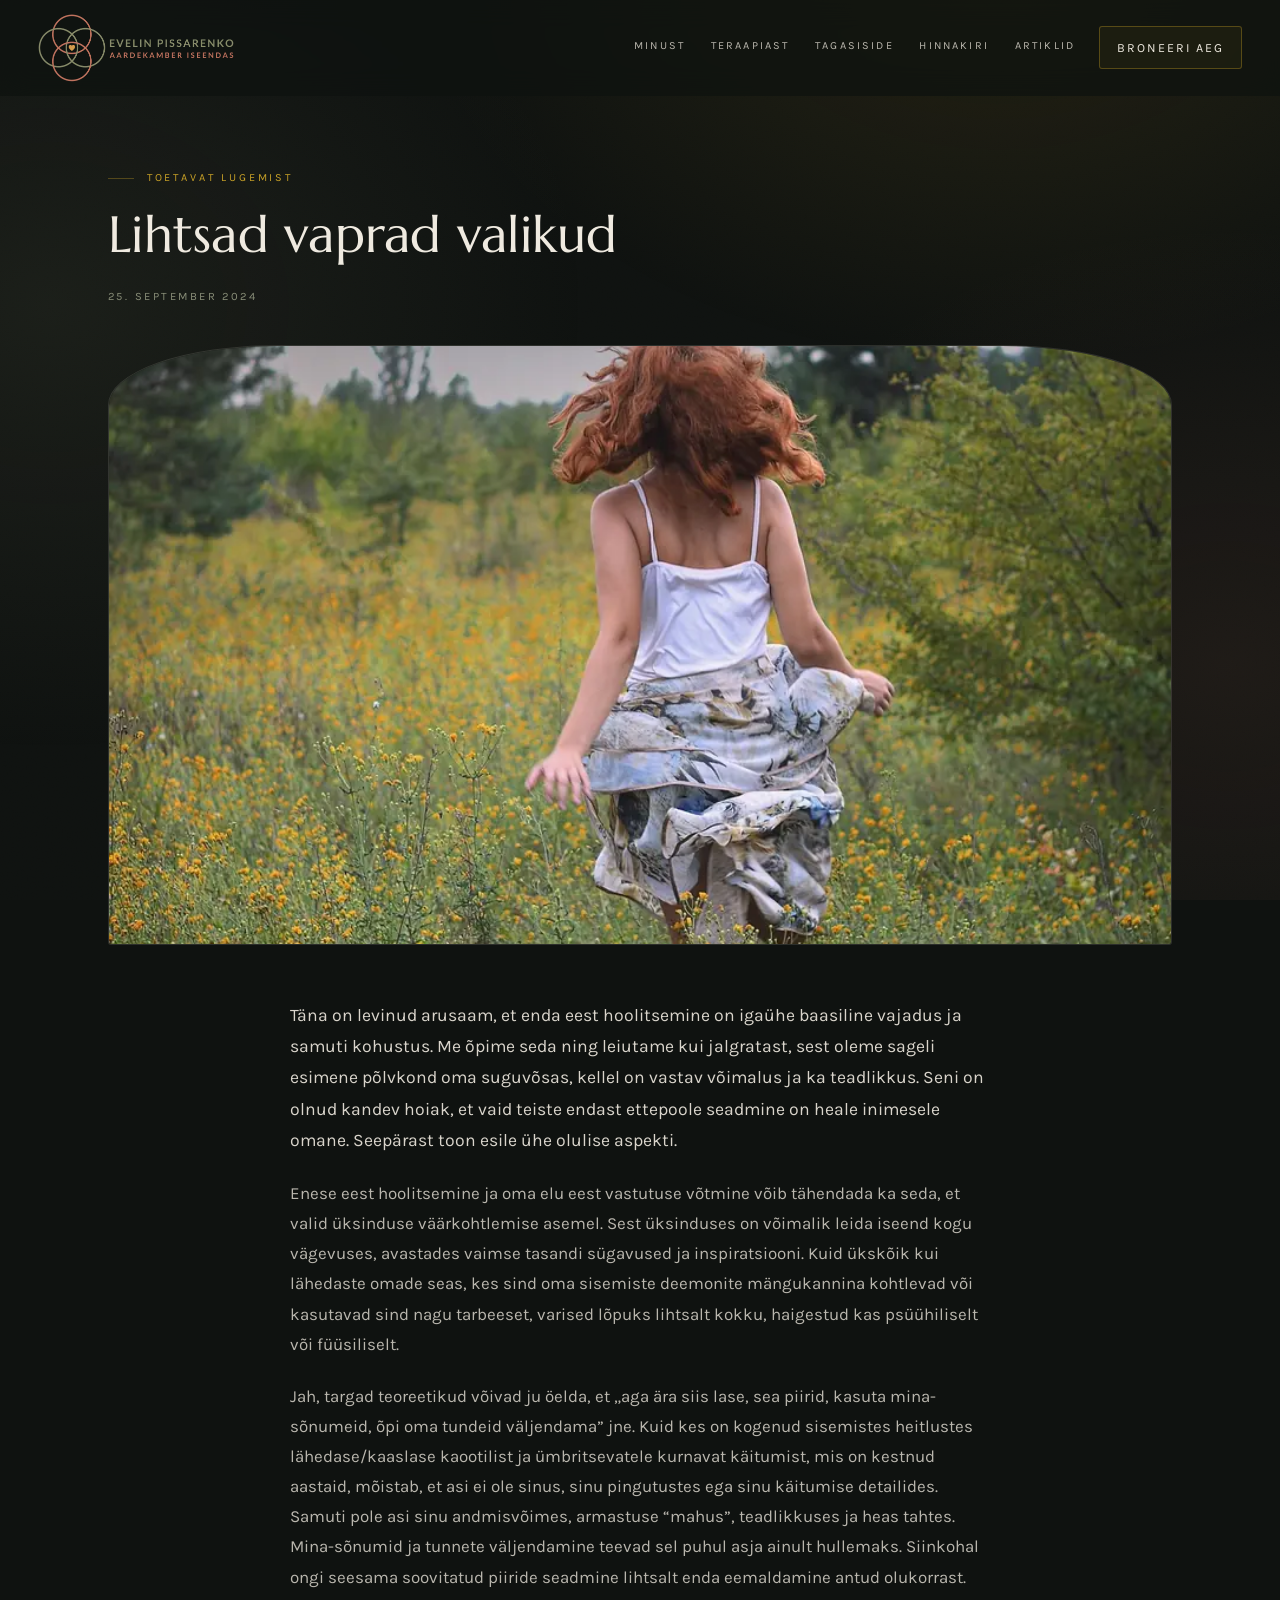
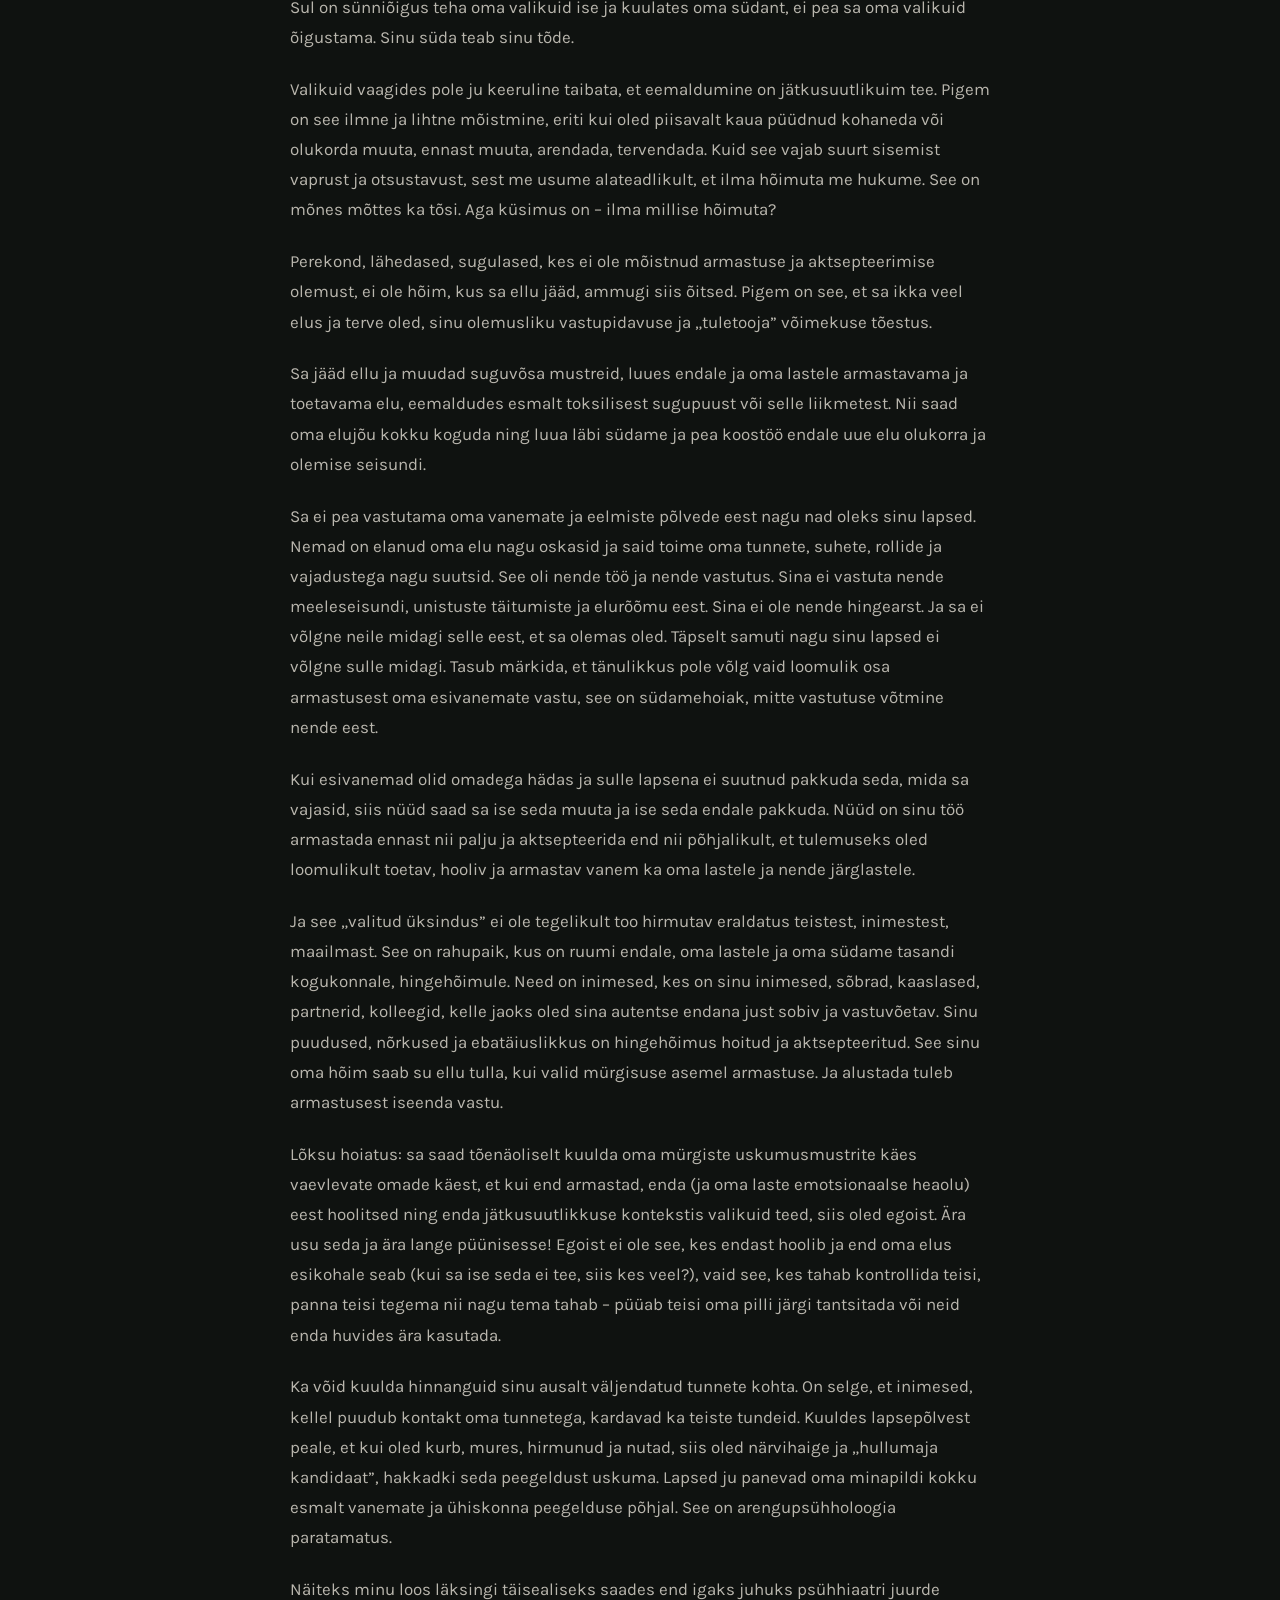
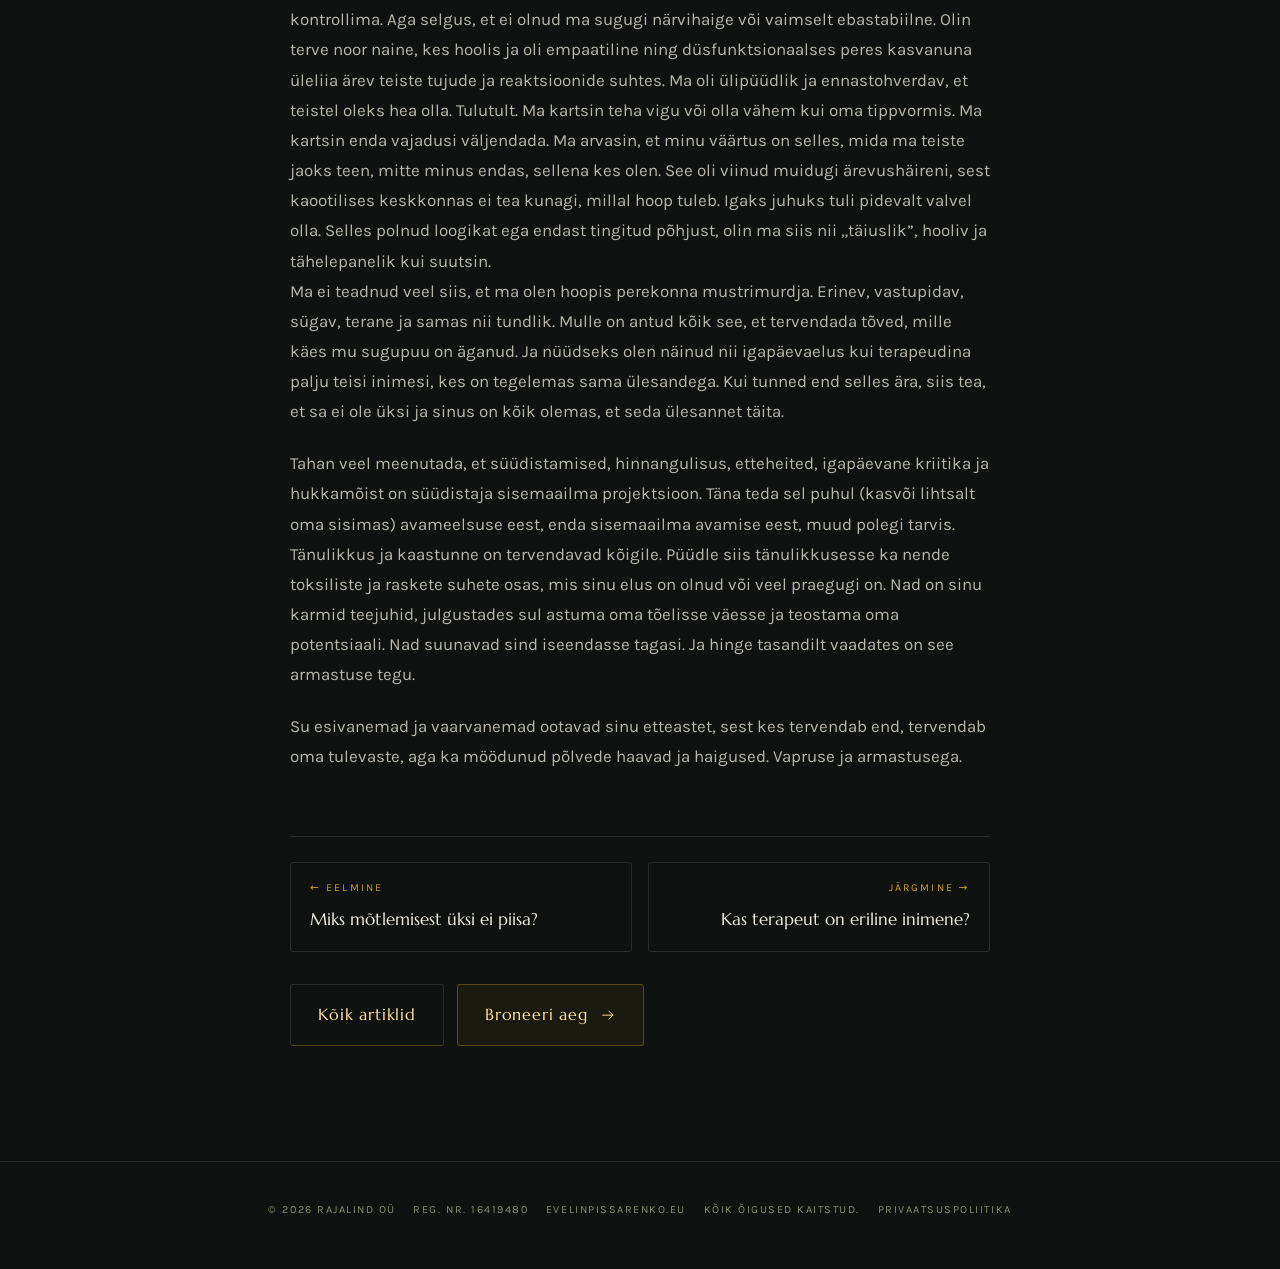
<file: lihtsad-vaprad-valikud/index.html>
<!doctype html>
<html lang="et">
<head>
<meta charset="utf-8">
<meta name="viewport" content="width=device-width, initial-scale=1">
<title>Lihtsad vaprad valikud | Evelin Pissarenko</title>
<meta name="description" content="Täna on levinud arusaam, et enda eest hoolitsemine on igaühe baasiline vajadus ja samuti kohustus. Me õpime seda ning leiutame kui jalgratast, sest oleme s">
<link rel="canonical" href="https://teraapia.rajalind.eu/lihtsad-vaprad-valikud/">
<meta name="theme-color" content="#0F1210">
<meta property="og:type" content="article">
<meta property="og:locale" content="et_EE">
<meta property="og:title" content="Lihtsad vaprad valikud | Evelin Pissarenko">
<meta property="og:description" content="Täna on levinud arusaam, et enda eest hoolitsemine on igaühe baasiline vajadus ja samuti kohustus. Me õpime seda ning leiutame kui jalgratast, sest oleme s">
<meta property="og:url" content="https://teraapia.rajalind.eu/lihtsad-vaprad-valikud/">
<link rel="icon" type="image/webp" href="../assets/icon.webp">
<link rel="preconnect" href="https://fonts.googleapis.com">
<link rel="preconnect" href="https://fonts.gstatic.com" crossorigin>
<link href="https://fonts.googleapis.com/css2?family=Marcellus&family=Karla:ital,wght@0,400;0,500;0,600;1,400&display=swap" rel="stylesheet">
<link rel="stylesheet" href="../styles.css">
<script type="application/ld+json">{"@context": "https://schema.org", "@type": "BlogPosting", "headline": "Lihtsad vaprad valikud", "datePublished": "2024-09-25T18:56:51", "author": {"@type": "Person", "name": "Evelin Pissarenko"}, "publisher": {"@type": "Organization", "name": "Rajalind OÜ"}, "mainEntityOfPage": "https://teraapia.rajalind.eu/lihtsad-vaprad-valikud/"}</script>
</head>
<body>
<div class="sky" aria-hidden="true"></div>
<div class="grain" aria-hidden="true"></div>
<div class="progress" id="prog" aria-hidden="true"></div>
<a class="skip" href="#sisu">Liigu sisu juurde</a>
<header class="topbar" id="topbar">
  <a class="brand" href="../index.html" aria-label="Evelin Pissarenko – avaleht">
    <img src="../assets/logo.webp" width="779" height="271" alt="Evelin Pissarenko – aardekamber iseendas">
  </a>
  <nav class="mainnav" aria-label="Peamenüü">
    <a href="../index.html#evelinist">Minust</a>
    <a href="../index.html#teraapiast">Teraapiast</a>
    <a href="../index.html#tagasiside">Tagasiside</a>
    <a href="../index.html#hinnakiri">Hinnakiri</a>
    <a href="../artiklid/">Artiklid</a>
  </nav>
  <a class="btn btn--sm" href="../index.html#kontakt">Broneeri aeg</a>
  <button class="menu-toggle" id="menuBtn" aria-expanded="false" aria-controls="drawer">
    <svg viewBox="0 0 24 24" fill="none" stroke="currentColor" stroke-width="1.5" aria-hidden="true"><path d="M3 7h18M3 12h18M3 17h18"/></svg>
    Menüü
  </button>
</header>
<div class="drawer" id="drawer" role="dialog" aria-modal="true" aria-label="Menüü">
  <button class="close" id="menuClose" aria-label="Sulge menüü">&times;</button>
  <a href="../index.html#evelinist">Minust</a>
  <a href="../index.html#teraapiast">Teraapiast</a>
  <a href="../index.html#tagasiside">Tagasiside</a>
  <a href="../index.html#hinnakiri">Hinnakiri</a>
  <a href="../index.html#kontakt">Kontakt</a>
  <a href="../artiklid/">Artiklid</a>
</div>
<main id="sisu">
<section class="pagehead">
  <div class="wrap rv">
    <p class="eyebrow">Toetavat lugemist</p>
    <h1>Lihtsad vaprad valikud</h1>
    <p class="meta">25. september 2024</p>
  </div>
</section>
<section class="sec" style="padding-top:0;">
  <div class="wrap">
    <figure class="cover rv"><img src="../assets/woman-image-by-vikki-bilan-from-pixabay_.webp" width="900" height="600" alt="Lihtsad vaprad valikud" fetchpriority="high"></figure>
    <div class="article prose rv">
<p><span>Täna on levinud arusaam, et enda eest hoolitsemine on igaühe baasiline vajadus ja samuti kohustus. Me õpime seda ning leiutame kui jalgratast, sest oleme sageli esimene põlvkond oma suguvõsas, kellel on vastav võimalus ja ka teadlikkus. Seni on olnud kandev hoiak, et vaid teiste endast ettepoole seadmine on heale inimesele omane. Seepärast toon esile ühe olulise aspekti.</span></p>
<p>Enese eest hoolitsemine ja oma elu eest vastutuse võtmine võib tähendada ka seda, et valid üksinduse väärkohtlemise asemel. Sest üksinduses on võimalik leida iseend kogu vägevuses, avastades vaimse tasandi sügavused ja inspiratsiooni. Kuid ükskõik kui lähedaste omade seas, kes sind oma sisemiste deemonite mängukannina kohtlevad või kasutavad sind nagu tarbeeset, varised lõpuks lihtsalt kokku, haigestud kas psüühiliselt või füüsiliselt.</p>
<p>Jah, targad teoreetikud võivad ju öelda, et „aga ära siis lase, sea piirid, kasuta mina-sõnumeid, õpi oma tundeid väljendama” jne. Kuid kes on kogenud sisemistes heitlustes lähedase/kaaslase kaootilist ja ümbritsevatele kurnavat käitumist, mis on kestnud aastaid, mõistab, et asi ei ole sinus, sinu pingutustes ega sinu käitumise detailides. Samuti pole asi sinu andmisvõimes, armastuse “mahus”, teadlikkuses ja heas tahtes. Mina-sõnumid ja tunnete väljendamine teevad sel puhul asja ainult hullemaks. Siinkohal ongi seesama soovitatud piiride seadmine lihtsalt enda eemaldamine antud olukorrast. Sul on sünniõigus teha oma valikuid ise ja kuulates oma südant, ei pea sa oma valikuid õigustama. Sinu süda teab sinu tõde.</p>
<p>Valikuid vaagides pole ju keeruline taibata, et eemaldumine on jätkusuutlikuim tee. Pigem on see ilmne ja lihtne mõistmine, eriti kui oled piisavalt kaua püüdnud kohaneda või olukorda muuta, ennast muuta, arendada, tervendada. Kuid see vajab suurt sisemist vaprust ja otsustavust, sest me usume alateadlikult, et ilma hõimuta me hukume. See on mõnes mõttes ka tõsi. Aga küsimus on – ilma millise hõimuta?</p>
<p>Perekond, lähedased, sugulased, kes ei ole mõistnud armastuse ja aktsepteerimise olemust, ei ole hõim, kus sa ellu jääd, ammugi siis õitsed. Pigem on see, et sa ikka veel elus ja terve oled, sinu olemusliku vastupidavuse ja „tuletooja” võimekuse tõestus.</p>
<p>Sa jääd ellu ja muudad suguvõsa mustreid, luues endale ja oma lastele armastavama ja toetavama elu, eemaldudes esmalt toksilisest sugupuust või selle liikmetest. Nii saad oma elujõu kokku koguda ning luua läbi südame ja pea koostöö endale uue elu olukorra ja olemise seisundi.</p>
<p>Sa ei pea vastutama oma vanemate ja eelmiste põlvede eest nagu nad oleks sinu lapsed. Nemad on elanud oma elu nagu oskasid ja said toime oma tunnete, suhete, rollide ja vajadustega nagu suutsid. See oli nende töö ja nende vastutus. Sina ei vastuta nende meeleseisundi, unistuste täitumiste ja elurõõmu eest. Sina ei ole nende hingearst. Ja sa ei võlgne neile midagi selle eest, et sa olemas oled. Täpselt samuti nagu sinu lapsed ei võlgne sulle midagi. Tasub märkida, et tänulikkus pole võlg vaid loomulik osa armastusest oma esivanemate vastu, see on südamehoiak, mitte vastutuse võtmine nende eest.</p>
<p>Kui esivanemad olid omadega hädas ja sulle lapsena ei suutnud pakkuda seda, mida sa vajasid, siis nüüd saad sa ise seda muuta ja ise seda endale pakkuda. Nüüd on sinu töö armastada ennast nii palju ja aktsepteerida end nii põhjalikult, et tulemuseks oled loomulikult toetav, hooliv ja armastav vanem ka oma lastele ja nende järglastele.</p>
<p>Ja see „valitud üksindus” ei ole tegelikult too hirmutav eraldatus teistest, inimestest, maailmast. See on rahupaik, kus on ruumi endale, oma lastele ja oma südame tasandi kogukonnale, hingehõimule. Need on inimesed, kes on sinu inimesed, sõbrad, kaaslased, partnerid, kolleegid, kelle jaoks oled sina autentse endana just sobiv ja vastuvõetav. Sinu puudused, nõrkused ja ebatäiuslikkus on hingehõimus hoitud ja aktsepteeritud. See sinu oma hõim saab su ellu tulla, kui valid mürgisuse asemel armastuse. Ja alustada tuleb armastusest iseenda vastu.</p>
<p>Lõksu hoiatus: sa saad tõenäoliselt kuulda oma mürgiste uskumusmustrite käes vaevlevate omade käest, et kui end armastad, enda (ja oma laste emotsionaalse heaolu) eest hoolitsed ning enda jätkusuutlikkuse kontekstis valikuid teed, siis oled egoist. Ära usu seda ja ära lange püünisesse! Egoist ei ole see, kes endast hoolib ja end oma elus esikohale seab (kui sa ise seda ei tee, siis kes veel?), vaid see, kes tahab kontrollida teisi, panna teisi tegema nii nagu tema tahab – püüab teisi oma pilli järgi tantsitada või neid enda huvides ära kasutada. </p>
<p>Ka võid kuulda hinnanguid sinu ausalt väljendatud tunnete kohta. On selge, et inimesed, kellel puudub kontakt oma tunnetega, kardavad ka teiste tundeid. Kuuldes lapsepõlvest peale, et kui oled kurb, mures, hirmunud ja nutad, siis oled närvihaige ja „hullumaja kandidaat”, hakkadki seda peegeldust uskuma. Lapsed ju panevad oma minapildi kokku esmalt vanemate ja ühiskonna peegelduse põhjal. See on arengupsühholoogia paratamatus.</p>
<p>Näiteks minu loos läksingi täisealiseks saades end igaks juhuks psühhiaatri juurde kontrollima. Aga selgus, et ei olnud ma sugugi närvihaige või vaimselt ebastabiilne. Olin terve noor naine, kes hoolis ja oli empaatiline ning düsfunktsionaalses peres kasvanuna üleliia ärev teiste tujude ja reaktsioonide suhtes. Ma oli ülipüüdlik ja ennastohverdav, et teistel oleks hea olla. Tulutult. Ma kartsin teha vigu või olla vähem kui oma tippvormis. Ma kartsin enda vajadusi väljendada. Ma arvasin, et minu väärtus on selles, mida ma teiste jaoks teen, mitte minus endas, sellena kes olen. See oli viinud muidugi ärevushäireni, sest kaootilises keskkonnas ei tea kunagi, millal hoop tuleb. Igaks juhuks tuli pidevalt valvel olla. Selles polnud loogikat ega endast tingitud põhjust, olin ma siis nii „täiuslik”, hooliv ja tähelepanelik kui suutsin.<br />Ma ei teadnud veel siis, et ma olen hoopis perekonna mustrimurdja. Erinev, vastupidav, sügav, terane ja samas nii tundlik. Mulle on antud kõik see, et tervendada tõved, mille käes mu sugupuu on äganud. Ja nüüdseks olen näinud nii igapäevaelus kui terapeudina palju teisi inimesi, kes on tegelemas sama ülesandega. Kui tunned end selles ära, siis tea, et sa ei ole üksi ja sinus on kõik olemas, et seda ülesannet täita.</p>
<p>Tahan veel meenutada, et süüdistamised, hinnangulisus, etteheited, igapäevane kriitika ja hukkamõist on süüdistaja sisemaailma projektsioon. Täna teda sel puhul (kasvõi lihtsalt oma sisimas) avameelsuse eest, enda sisemaailma avamise eest, muud polegi tarvis. Tänulikkus ja kaastunne on tervendavad kõigile. Püüdle siis tänulikkusesse ka nende toksiliste ja raskete suhete osas, mis sinu elus on olnud või veel praegugi on. Nad on sinu karmid teejuhid, julgustades sul astuma oma tõelisse väesse ja teostama oma potentsiaali. Nad suunavad sind iseendasse tagasi. Ja hinge tasandilt vaadates on see armastuse tegu.</p>
<p>Su esivanemad ja vaarvanemad ootavad sinu etteastet, sest kes tervendab end, tervendab oma tulevaste, aga ka möödunud põlvede haavad ja haigused. Vapruse ja armastusega.</p>
    </div>
    <div class="article">
      <nav class="postnav rv"><a href="../miks-motlemisest-uksi-ei-piisa/"><span class="dir">← Eelmine</span><span class="ttl">Miks mõtlemisest üksi ei piisa?</span></a><a class="next" href="../kas-terapeut-on-eriline-inimene/"><span class="dir">Järgmine →</span><span class="ttl">Kas terapeut on eriline inimene?</span></a></nav>
      <div class="btn-row rv">
        <a class="btn btn--ghost" href="../artiklid/">Kõik artiklid</a>
        <a class="btn" href="../index.html#kontakt">Broneeri aeg
          <svg viewBox="0 0 24 24" fill="none" stroke="currentColor" stroke-width="1.4" stroke-linecap="round" stroke-linejoin="round" aria-hidden="true"><path d="M4 12h15M13 6l6 6-6 6"/></svg>
        </a>
      </div>
    </div>
  </div>
</section>
</main>
<footer class="foot">
  <div class="wrap foot-in">
    <span>© 2026 Rajalind OÜ</span>
    <span>Reg. nr. 16419480</span>
    <a href="https://evelinpissarenko.eu">evelinpissarenko.eu</a>
    <span>Kõik õigused kaitstud.</span>
    <a href="../privaatsuspoliitika/">Privaatsuspoliitika</a>
  </div>
</footer>
<script src="../site.js"></script>
</body>
</html>
</file>
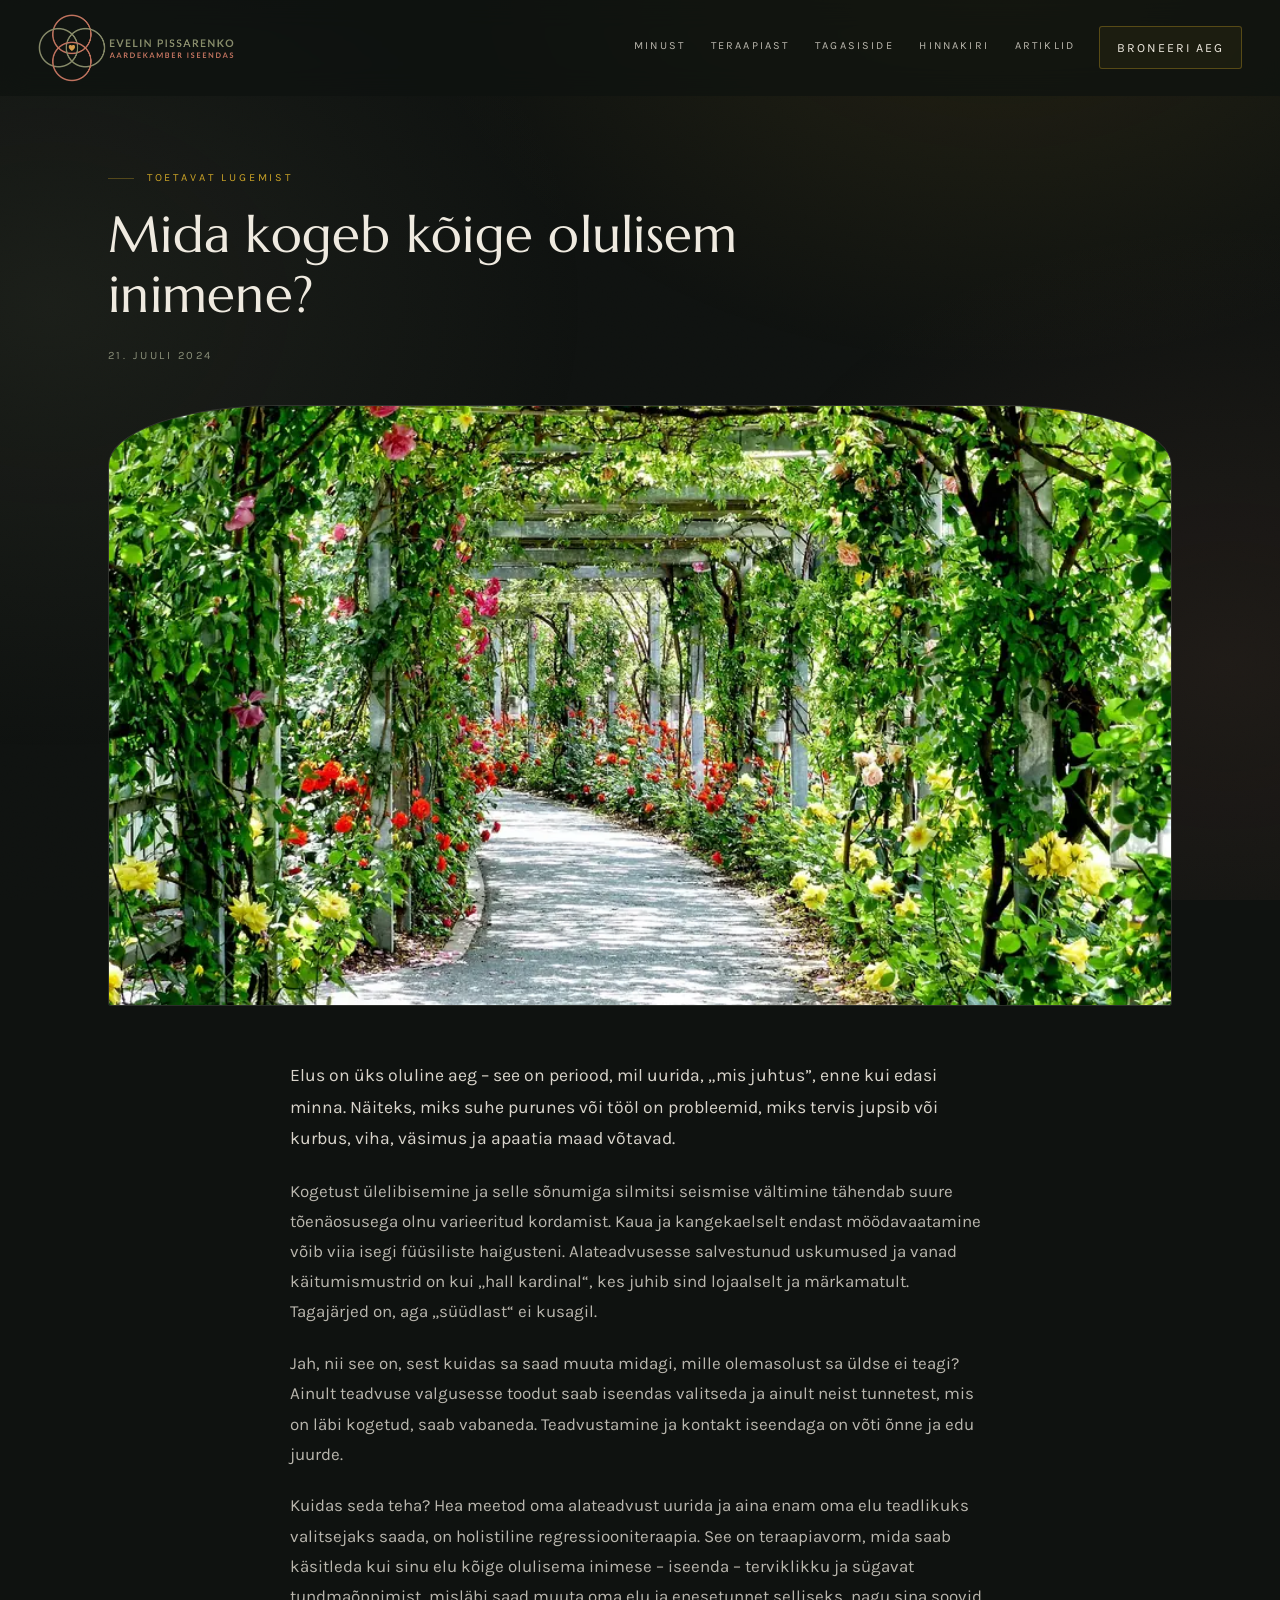
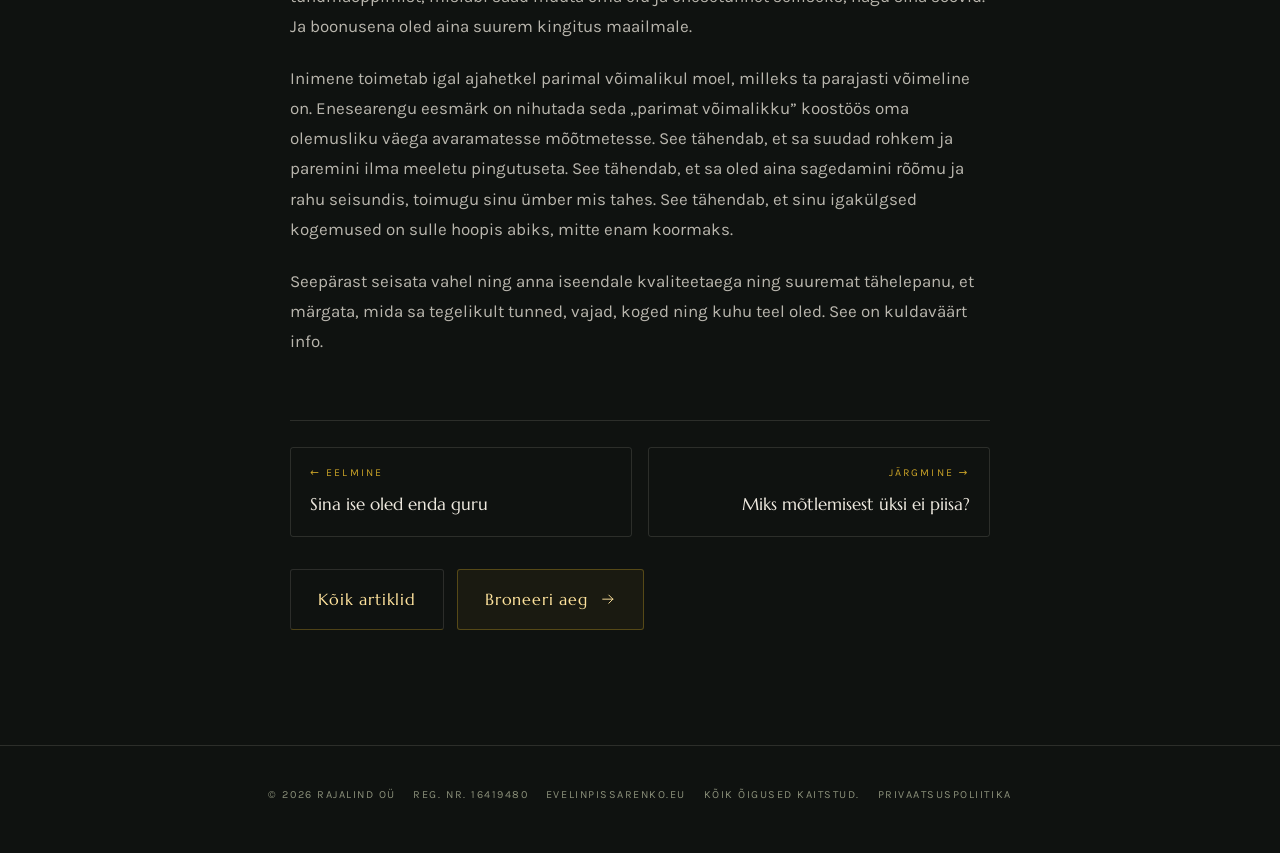
<file: mida-kogeb-koige-olulisem-inimene/index.html>
<!doctype html>
<html lang="et">
<head>
<meta charset="utf-8">
<meta name="viewport" content="width=device-width, initial-scale=1">
<title>Mida kogeb kõige olulisem inimene? | Evelin Pissarenko</title>
<meta name="description" content="Elus on üks oluline aeg – see on periood, mil uurida, „mis juhtus”, enne kui edasi minna. Näiteks, miks suhe purunes või tööl on probleemid, miks tervis ju">
<link rel="canonical" href="https://teraapia.rajalind.eu/mida-kogeb-koige-olulisem-inimene/">
<meta name="theme-color" content="#0F1210">
<meta property="og:type" content="article">
<meta property="og:locale" content="et_EE">
<meta property="og:title" content="Mida kogeb kõige olulisem inimene? | Evelin Pissarenko">
<meta property="og:description" content="Elus on üks oluline aeg – see on periood, mil uurida, „mis juhtus”, enne kui edasi minna. Näiteks, miks suhe purunes või tööl on probleemid, miks tervis ju">
<meta property="og:url" content="https://teraapia.rajalind.eu/mida-kogeb-koige-olulisem-inimene/">
<link rel="icon" type="image/webp" href="../assets/icon.webp">
<link rel="preconnect" href="https://fonts.googleapis.com">
<link rel="preconnect" href="https://fonts.gstatic.com" crossorigin>
<link href="https://fonts.googleapis.com/css2?family=Marcellus&family=Karla:ital,wght@0,400;0,500;0,600;1,400&display=swap" rel="stylesheet">
<link rel="stylesheet" href="../styles.css">
<script type="application/ld+json">{"@context": "https://schema.org", "@type": "BlogPosting", "headline": "Mida kogeb kõige olulisem inimene?", "datePublished": "2024-07-21T16:38:59", "author": {"@type": "Person", "name": "Evelin Pissarenko"}, "publisher": {"@type": "Organization", "name": "Rajalind OÜ"}, "mainEntityOfPage": "https://teraapia.rajalind.eu/mida-kogeb-koige-olulisem-inimene/"}</script>
</head>
<body>
<div class="sky" aria-hidden="true"></div>
<div class="grain" aria-hidden="true"></div>
<div class="progress" id="prog" aria-hidden="true"></div>
<a class="skip" href="#sisu">Liigu sisu juurde</a>
<header class="topbar" id="topbar">
  <a class="brand" href="../index.html" aria-label="Evelin Pissarenko – avaleht">
    <img src="../assets/logo.webp" width="779" height="271" alt="Evelin Pissarenko – aardekamber iseendas">
  </a>
  <nav class="mainnav" aria-label="Peamenüü">
    <a href="../index.html#evelinist">Minust</a>
    <a href="../index.html#teraapiast">Teraapiast</a>
    <a href="../index.html#tagasiside">Tagasiside</a>
    <a href="../index.html#hinnakiri">Hinnakiri</a>
    <a href="../artiklid/">Artiklid</a>
  </nav>
  <a class="btn btn--sm" href="../index.html#kontakt">Broneeri aeg</a>
  <button class="menu-toggle" id="menuBtn" aria-expanded="false" aria-controls="drawer">
    <svg viewBox="0 0 24 24" fill="none" stroke="currentColor" stroke-width="1.5" aria-hidden="true"><path d="M3 7h18M3 12h18M3 17h18"/></svg>
    Menüü
  </button>
</header>
<div class="drawer" id="drawer" role="dialog" aria-modal="true" aria-label="Menüü">
  <button class="close" id="menuClose" aria-label="Sulge menüü">&times;</button>
  <a href="../index.html#evelinist">Minust</a>
  <a href="../index.html#teraapiast">Teraapiast</a>
  <a href="../index.html#tagasiside">Tagasiside</a>
  <a href="../index.html#hinnakiri">Hinnakiri</a>
  <a href="../index.html#kontakt">Kontakt</a>
  <a href="../artiklid/">Artiklid</a>
</div>
<main id="sisu">
<section class="pagehead">
  <div class="wrap rv">
    <p class="eyebrow">Toetavat lugemist</p>
    <h1>Mida kogeb kõige olulisem inimene?</h1>
    <p class="meta">21. juuli 2024</p>
  </div>
</section>
<section class="sec" style="padding-top:0;">
  <div class="wrap">
    <figure class="cover rv"><img src="../assets/flowers-path_image-by-sabine-from-pixaba.webp" width="900" height="601" alt="Mida kogeb kõige olulisem inimene?" fetchpriority="high"></figure>
    <div class="article prose rv">
<p>Elus on üks oluline aeg – see on periood, mil uurida, „mis juhtus”, enne kui edasi minna. Näiteks, miks suhe purunes või tööl on probleemid, miks tervis jupsib või kurbus, viha, väsimus ja apaatia maad võtavad.</p>
<p>Kogetust ülelibisemine ja selle sõnumiga silmitsi seismise vältimine tähendab suure tõenäosusega olnu varieeritud kordamist. Kaua ja kangekaelselt endast möödavaatamine võib viia isegi füüsiliste haigusteni. Alateadvusesse salvestunud uskumused ja vanad käitumismustrid on kui „hall kardinal“, kes juhib sind lojaalselt ja märkamatult. Tagajärjed on, aga „süüdlast“ ei kusagil.</p>
<p>Jah, nii see on, sest kuidas sa saad muuta midagi, mille olemasolust sa üldse ei teagi? Ainult teadvuse valgusesse toodut saab iseendas valitseda ja ainult neist tunnetest, mis on läbi kogetud, saab vabaneda. Teadvustamine ja kontakt iseendaga on võti õnne ja edu juurde.</p>
<p>Kuidas seda teha? Hea meetod oma alateadvust uurida ja aina enam oma elu teadlikuks valitsejaks saada, on holistiline regressiooniteraapia. See on teraapiavorm, mida saab käsitleda kui sinu elu kõige olulisema inimese – iseenda – terviklikku ja sügavat tundmaõppimist, misläbi saad muuta oma elu ja enesetunnet selliseks, nagu sina soovid. Ja boonusena oled aina suurem kingitus maailmale.</p>
<p>Inimene toimetab igal ajahetkel parimal võimalikul moel, milleks ta parajasti võimeline on. Enesearengu eesmärk on nihutada seda „parimat võimalikku” koostöös oma olemusliku väega avaramatesse mõõtmetesse. See tähendab, et sa suudad rohkem ja paremini ilma meeletu pingutuseta. See tähendab, et sa oled aina sagedamini rõõmu ja rahu seisundis, toimugu sinu ümber mis tahes. See tähendab, et sinu igakülgsed kogemused on sulle hoopis abiks, mitte enam koormaks.</p>
<p>Seepärast seisata vahel ning anna iseendale kvaliteetaega ning suuremat tähelepanu, et märgata, mida sa tegelikult tunned, vajad, koged ning kuhu teel oled. See on kuldaväärt info.</p>
    </div>
    <div class="article">
      <nav class="postnav rv"><a href="../sina-ise-oled-enda-guru/"><span class="dir">← Eelmine</span><span class="ttl">Sina ise oled enda guru</span></a><a class="next" href="../miks-motlemisest-uksi-ei-piisa/"><span class="dir">Järgmine →</span><span class="ttl">Miks mõtlemisest üksi ei piisa?</span></a></nav>
      <div class="btn-row rv">
        <a class="btn btn--ghost" href="../artiklid/">Kõik artiklid</a>
        <a class="btn" href="../index.html#kontakt">Broneeri aeg
          <svg viewBox="0 0 24 24" fill="none" stroke="currentColor" stroke-width="1.4" stroke-linecap="round" stroke-linejoin="round" aria-hidden="true"><path d="M4 12h15M13 6l6 6-6 6"/></svg>
        </a>
      </div>
    </div>
  </div>
</section>
</main>
<footer class="foot">
  <div class="wrap foot-in">
    <span>© 2026 Rajalind OÜ</span>
    <span>Reg. nr. 16419480</span>
    <a href="https://evelinpissarenko.eu">evelinpissarenko.eu</a>
    <span>Kõik õigused kaitstud.</span>
    <a href="../privaatsuspoliitika/">Privaatsuspoliitika</a>
  </div>
</footer>
<script src="../site.js"></script>
</body>
</html>
</file>
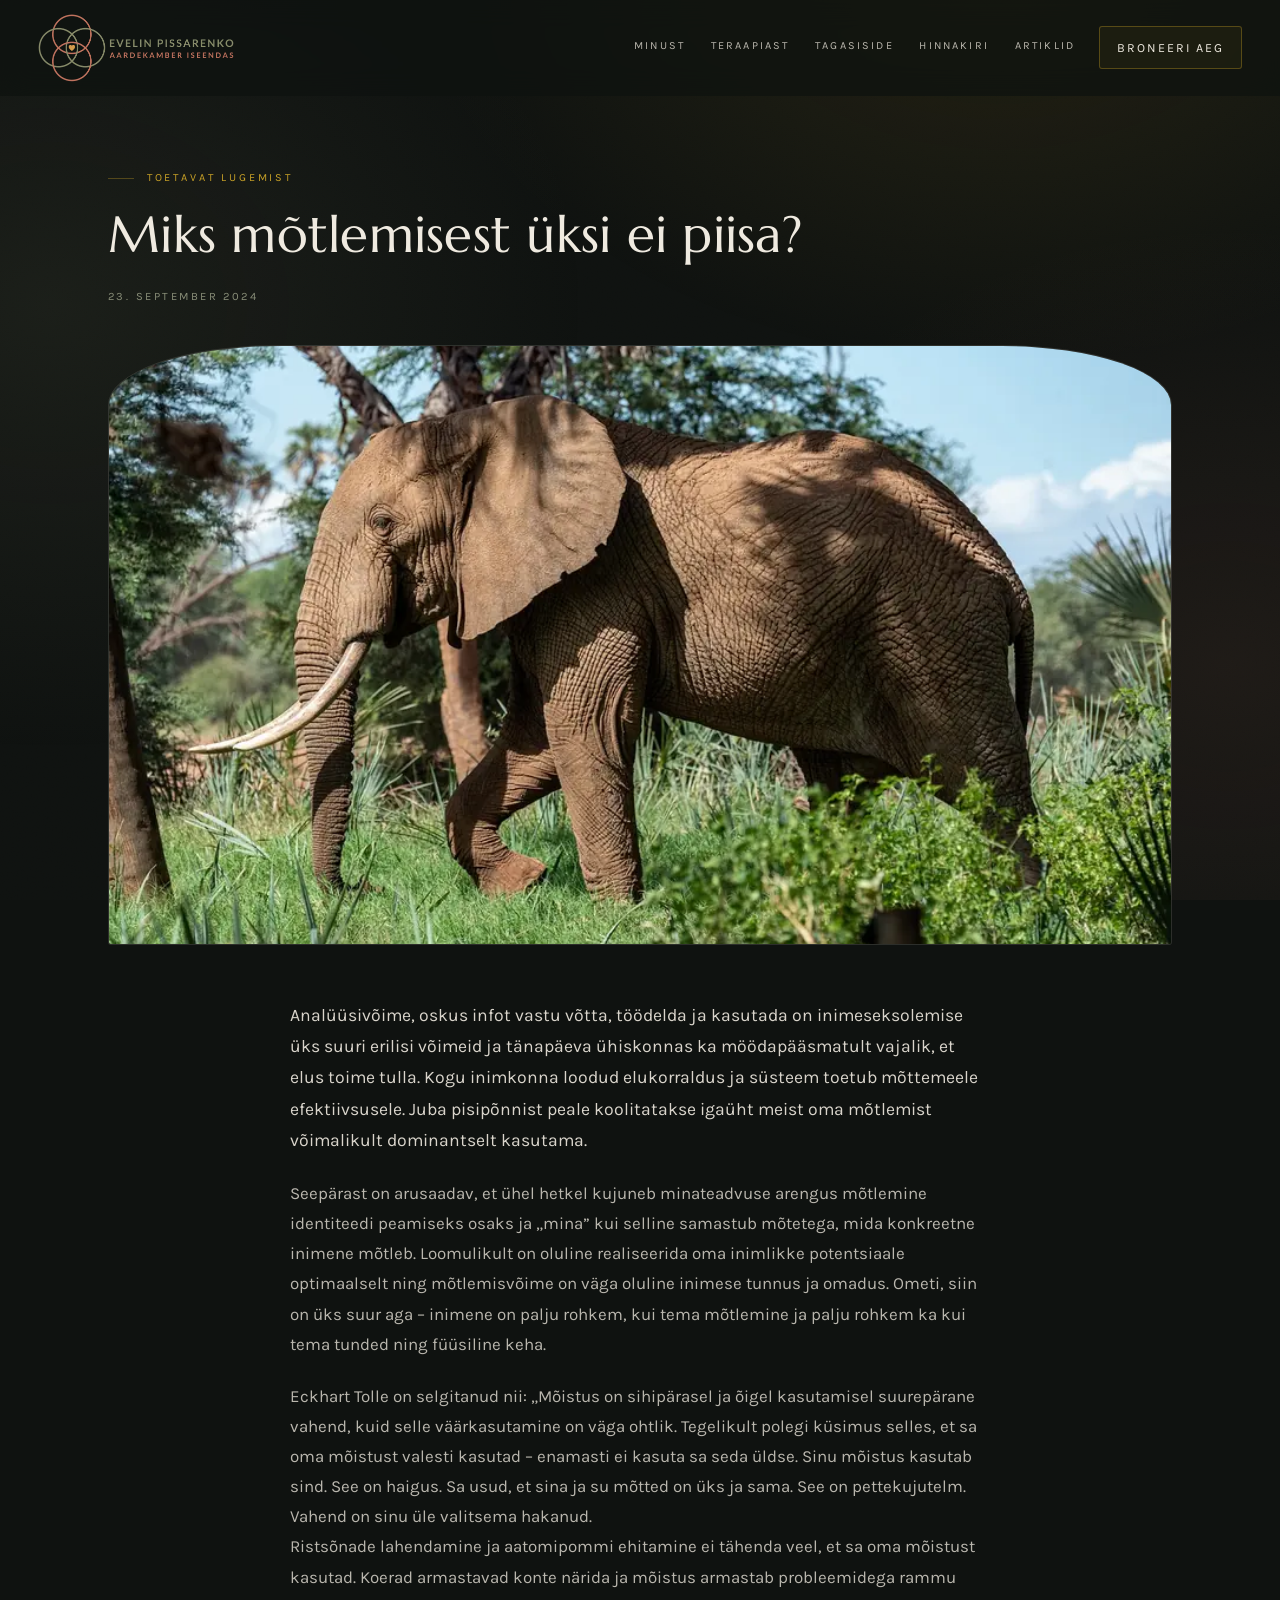
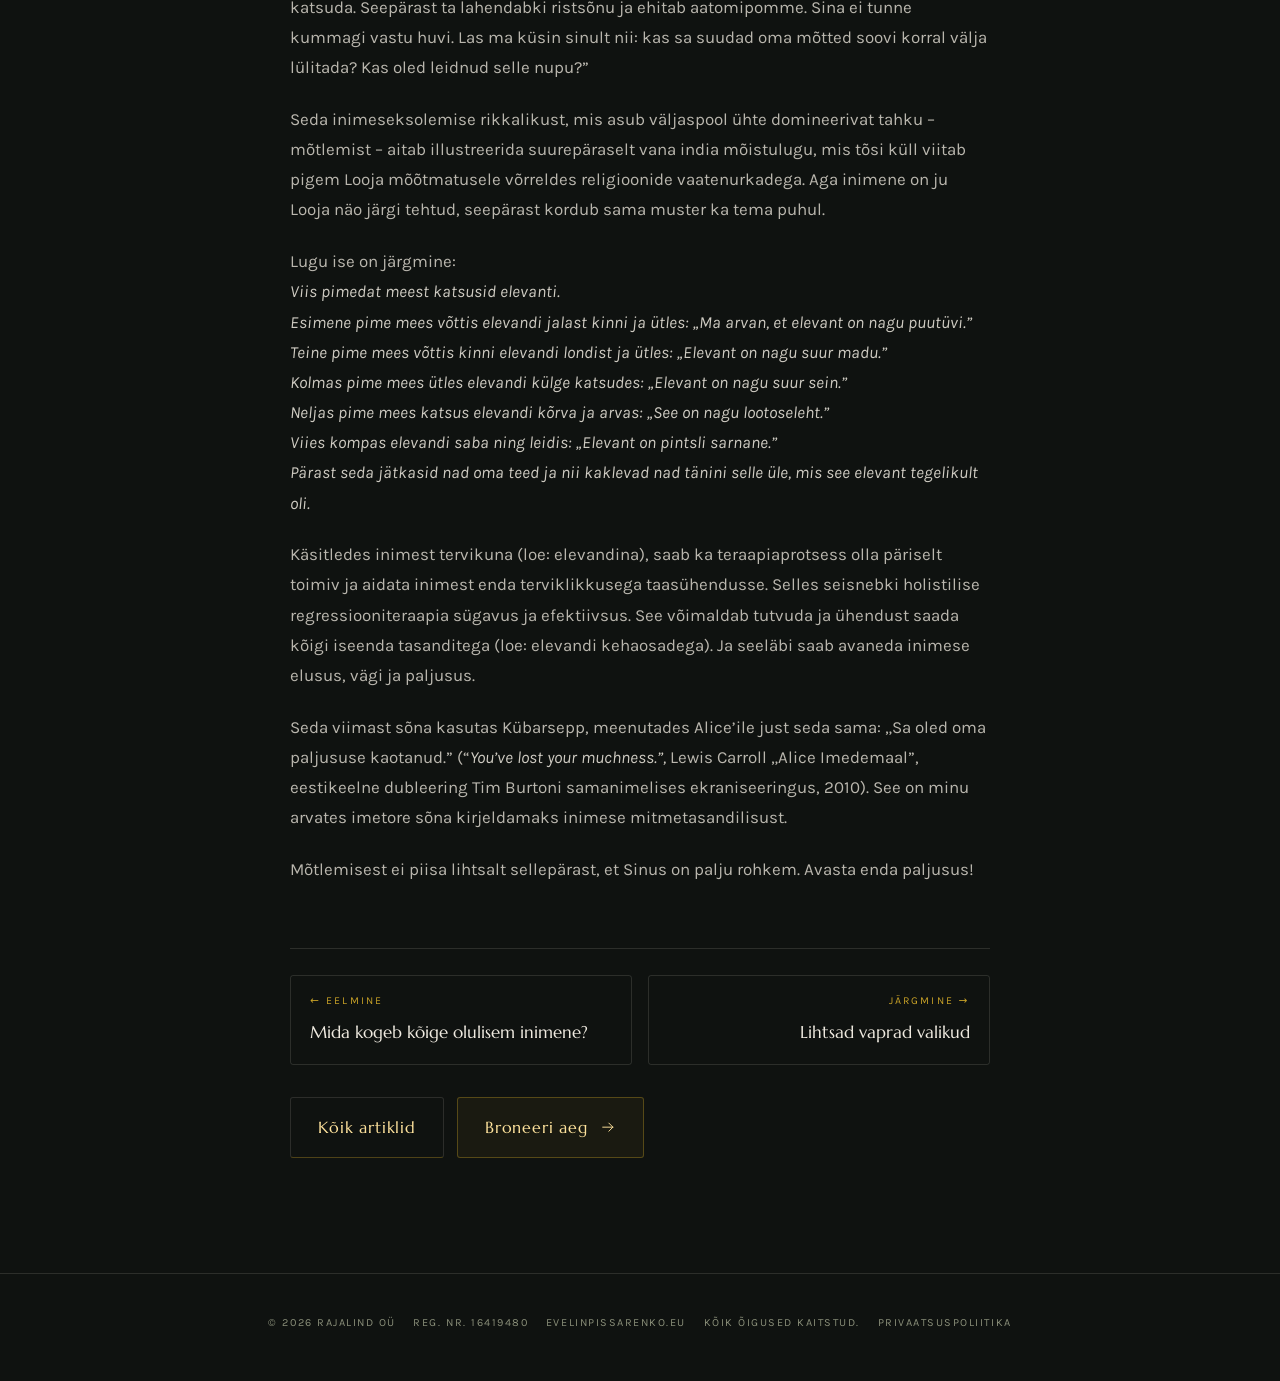
<file: miks-motlemisest-uksi-ei-piisa/index.html>
<!doctype html>
<html lang="et">
<head>
<meta charset="utf-8">
<meta name="viewport" content="width=device-width, initial-scale=1">
<title>Miks mõtlemisest üksi ei piisa? | Evelin Pissarenko</title>
<meta name="description" content="Analüüsivõime, oskus infot vastu võtta, töödelda ja kasutada on inimeseksolemise üks suuri erilisi võimeid ja tänapäeva ühiskonnas ka möödapääsmatult vajal">
<link rel="canonical" href="https://teraapia.rajalind.eu/miks-motlemisest-uksi-ei-piisa/">
<meta name="theme-color" content="#0F1210">
<meta property="og:type" content="article">
<meta property="og:locale" content="et_EE">
<meta property="og:title" content="Miks mõtlemisest üksi ei piisa? | Evelin Pissarenko">
<meta property="og:description" content="Analüüsivõime, oskus infot vastu võtta, töödelda ja kasutada on inimeseksolemise üks suuri erilisi võimeid ja tänapäeva ühiskonnas ka möödapääsmatult vajal">
<meta property="og:url" content="https://teraapia.rajalind.eu/miks-motlemisest-uksi-ei-piisa/">
<link rel="icon" type="image/webp" href="../assets/icon.webp">
<link rel="preconnect" href="https://fonts.googleapis.com">
<link rel="preconnect" href="https://fonts.gstatic.com" crossorigin>
<link href="https://fonts.googleapis.com/css2?family=Marcellus&family=Karla:ital,wght@0,400;0,500;0,600;1,400&display=swap" rel="stylesheet">
<link rel="stylesheet" href="../styles.css">
<script type="application/ld+json">{"@context": "https://schema.org", "@type": "BlogPosting", "headline": "Miks mõtlemisest üksi ei piisa?", "datePublished": "2024-09-23T18:58:34", "author": {"@type": "Person", "name": "Evelin Pissarenko"}, "publisher": {"@type": "Organization", "name": "Rajalind OÜ"}, "mainEntityOfPage": "https://teraapia.rajalind.eu/miks-motlemisest-uksi-ei-piisa/"}</script>
</head>
<body>
<div class="sky" aria-hidden="true"></div>
<div class="grain" aria-hidden="true"></div>
<div class="progress" id="prog" aria-hidden="true"></div>
<a class="skip" href="#sisu">Liigu sisu juurde</a>
<header class="topbar" id="topbar">
  <a class="brand" href="../index.html" aria-label="Evelin Pissarenko – avaleht">
    <img src="../assets/logo.webp" width="779" height="271" alt="Evelin Pissarenko – aardekamber iseendas">
  </a>
  <nav class="mainnav" aria-label="Peamenüü">
    <a href="../index.html#evelinist">Minust</a>
    <a href="../index.html#teraapiast">Teraapiast</a>
    <a href="../index.html#tagasiside">Tagasiside</a>
    <a href="../index.html#hinnakiri">Hinnakiri</a>
    <a href="../artiklid/">Artiklid</a>
  </nav>
  <a class="btn btn--sm" href="../index.html#kontakt">Broneeri aeg</a>
  <button class="menu-toggle" id="menuBtn" aria-expanded="false" aria-controls="drawer">
    <svg viewBox="0 0 24 24" fill="none" stroke="currentColor" stroke-width="1.5" aria-hidden="true"><path d="M3 7h18M3 12h18M3 17h18"/></svg>
    Menüü
  </button>
</header>
<div class="drawer" id="drawer" role="dialog" aria-modal="true" aria-label="Menüü">
  <button class="close" id="menuClose" aria-label="Sulge menüü">&times;</button>
  <a href="../index.html#evelinist">Minust</a>
  <a href="../index.html#teraapiast">Teraapiast</a>
  <a href="../index.html#tagasiside">Tagasiside</a>
  <a href="../index.html#hinnakiri">Hinnakiri</a>
  <a href="../index.html#kontakt">Kontakt</a>
  <a href="../artiklid/">Artiklid</a>
</div>
<main id="sisu">
<section class="pagehead">
  <div class="wrap rv">
    <p class="eyebrow">Toetavat lugemist</p>
    <h1>Miks mõtlemisest üksi ei piisa?</h1>
    <p class="meta">23. september 2024</p>
  </div>
</section>
<section class="sec" style="padding-top:0;">
  <div class="wrap">
    <figure class="cover rv"><img src="../assets/elephant-image-by-thorsten-messing-from-.webp" width="900" height="600" alt="Miks mõtlemisest üksi ei piisa?" fetchpriority="high"></figure>
    <div class="article prose rv">
<p>Analüüsivõime, oskus infot vastu võtta, töödelda ja kasutada on inimeseksolemise üks suuri erilisi võimeid ja tänapäeva ühiskonnas ka möödapääsmatult vajalik, et elus toime tulla. Kogu inimkonna loodud elukorraldus ja süsteem toetub mõttemeele efektiivsusele. Juba pisipõnnist peale koolitatakse igaüht meist oma mõtlemist võimalikult dominantselt kasutama.</p>
<p>Seepärast on arusaadav, et ühel hetkel kujuneb minateadvuse arengus mõtlemine identiteedi peamiseks osaks ja „mina” kui selline samastub mõtetega, mida konkreetne inimene mõtleb. Loomulikult on oluline realiseerida oma inimlikke potentsiaale optimaalselt ning mõtlemisvõime on väga oluline inimese tunnus ja omadus. Ometi, siin on üks suur aga – inimene on palju rohkem, kui tema mõtlemine ja palju rohkem ka kui tema tunded ning füüsiline keha.</p>
<p>Eckhart Tolle on selgitanud nii: „Mõistus on sihipärasel ja õigel kasutamisel suurepärane vahend, kuid selle väärkasutamine on väga ohtlik. Tegelikult polegi küsimus selles, et sa oma mõistust valesti kasutad – enamasti ei kasuta sa seda üldse. Sinu mõistus kasutab sind. See on haigus. Sa usud, et sina ja su mõtted on üks ja sama. See on pettekujutelm. Vahend on sinu üle valitsema hakanud.<br />Ristsõnade lahendamine ja aatomipommi ehitamine ei tähenda veel, et sa oma mõistust kasutad. Koerad armastavad konte närida ja mõistus armastab probleemidega rammu katsuda. Seepärast ta lahendabki ristsõnu ja ehitab aatomipomme. Sina ei tunne kummagi vastu huvi. Las ma küsin sinult nii: kas sa suudad oma mõtted soovi korral välja lülitada? Kas oled leidnud selle nupu?”</p>
<p>Seda inimeseksolemise rikkalikust, mis asub väljaspool ühte domineerivat tahku – mõtlemist – aitab illustreerida suurepäraselt vana india mõistulugu, mis tõsi küll viitab pigem Looja mõõtmatusele võrreldes religioonide vaatenurkadega. Aga inimene on ju Looja näo järgi tehtud, seepärast kordub sama muster ka tema puhul.</p>
<p>Lugu ise on järgmine:<br /><em>Viis pimedat meest katsusid elevanti.</em><br /><em>Esimene pime mees võttis elevandi jalast kinni ja ütles: „Ma arvan, et elevant on nagu puutüvi.”</em><br /><em>Teine pime mees võttis kinni elevandi londist ja ütles: „Elevant on nagu suur madu.”</em><br /><em>Kolmas pime mees ütles elevandi külge katsudes: „Elevant on nagu suur sein.”</em><br /><em>Neljas pime mees katsus elevandi kõrva ja arvas: „See on nagu lootoseleht.”</em><br /><em>Viies kompas elevandi saba ning leidis: „Elevant on pintsli sarnane.”</em><br /><em>Pärast seda jätkasid nad oma teed ja nii kaklevad nad tänini selle üle, mis see elevant tegelikult oli.</em></p>
<p>Käsitledes inimest tervikuna (loe: elevandina), saab ka teraapiaprotsess olla päriselt toimiv ja aidata inimest enda terviklikkusega taasühendusse. Selles seisnebki holistilise regressiooniteraapia sügavus ja efektiivsus. See võimaldab tutvuda ja ühendust saada kõigi iseenda tasanditega (loe: elevandi kehaosadega). Ja seeläbi saab avaneda inimese elusus, vägi ja paljusus.</p>
<p>Seda viimast sõna kasutas Kübarsepp, meenutades Alice’ile just seda sama: „Sa oled oma paljususe kaotanud.” (“<em>You’ve lost your muchness.”, </em>Lewis Carroll „Alice Imedemaal”, eestikeelne dubleering Tim Burtoni samanimelises ekraniseeringus, 2010). See on minu arvates imetore sõna kirjeldamaks inimese mitmetasandilisust.</p>
<p>Mõtlemisest ei piisa lihtsalt sellepärast, et Sinus on palju rohkem. Avasta enda paljusus!</p>
    </div>
    <div class="article">
      <nav class="postnav rv"><a href="../mida-kogeb-koige-olulisem-inimene/"><span class="dir">← Eelmine</span><span class="ttl">Mida kogeb kõige olulisem inimene?</span></a><a class="next" href="../lihtsad-vaprad-valikud/"><span class="dir">Järgmine →</span><span class="ttl">Lihtsad vaprad valikud</span></a></nav>
      <div class="btn-row rv">
        <a class="btn btn--ghost" href="../artiklid/">Kõik artiklid</a>
        <a class="btn" href="../index.html#kontakt">Broneeri aeg
          <svg viewBox="0 0 24 24" fill="none" stroke="currentColor" stroke-width="1.4" stroke-linecap="round" stroke-linejoin="round" aria-hidden="true"><path d="M4 12h15M13 6l6 6-6 6"/></svg>
        </a>
      </div>
    </div>
  </div>
</section>
</main>
<footer class="foot">
  <div class="wrap foot-in">
    <span>© 2026 Rajalind OÜ</span>
    <span>Reg. nr. 16419480</span>
    <a href="https://evelinpissarenko.eu">evelinpissarenko.eu</a>
    <span>Kõik õigused kaitstud.</span>
    <a href="../privaatsuspoliitika/">Privaatsuspoliitika</a>
  </div>
</footer>
<script src="../site.js"></script>
</body>
</html>
</file>
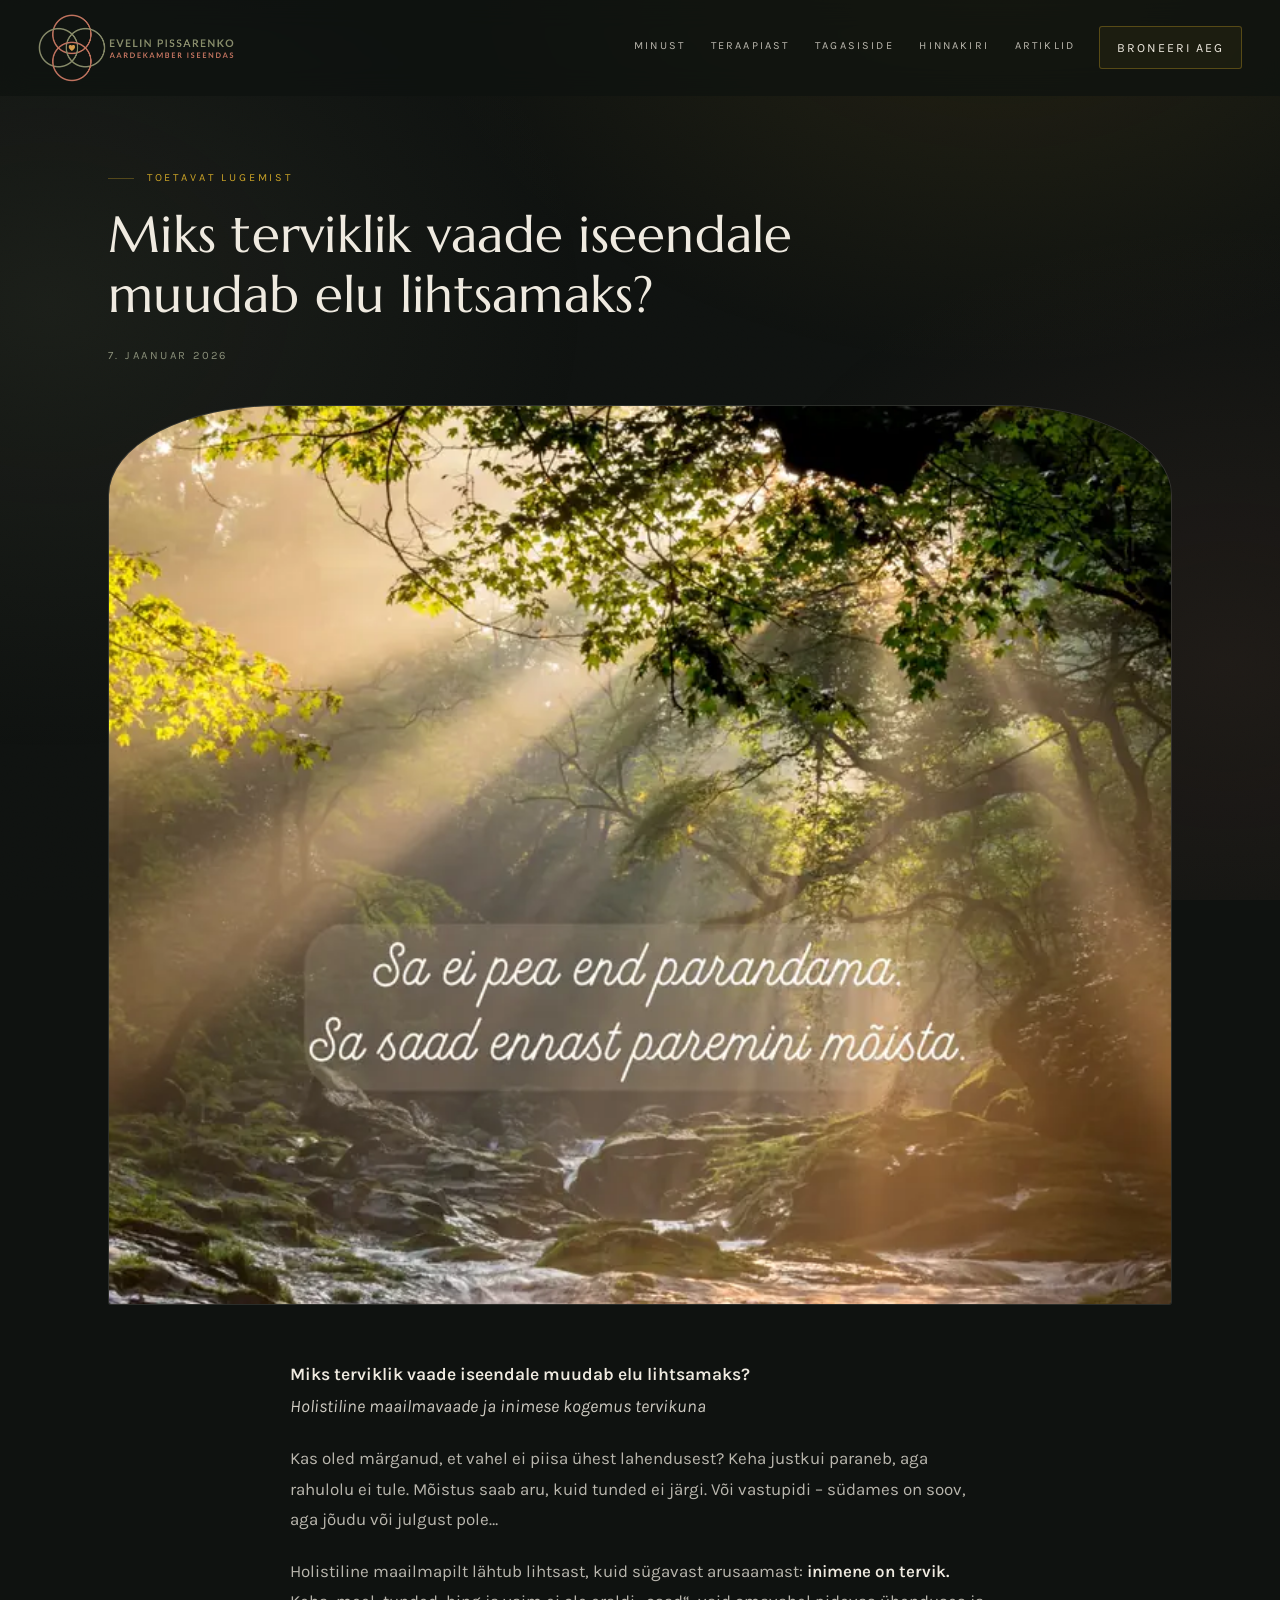
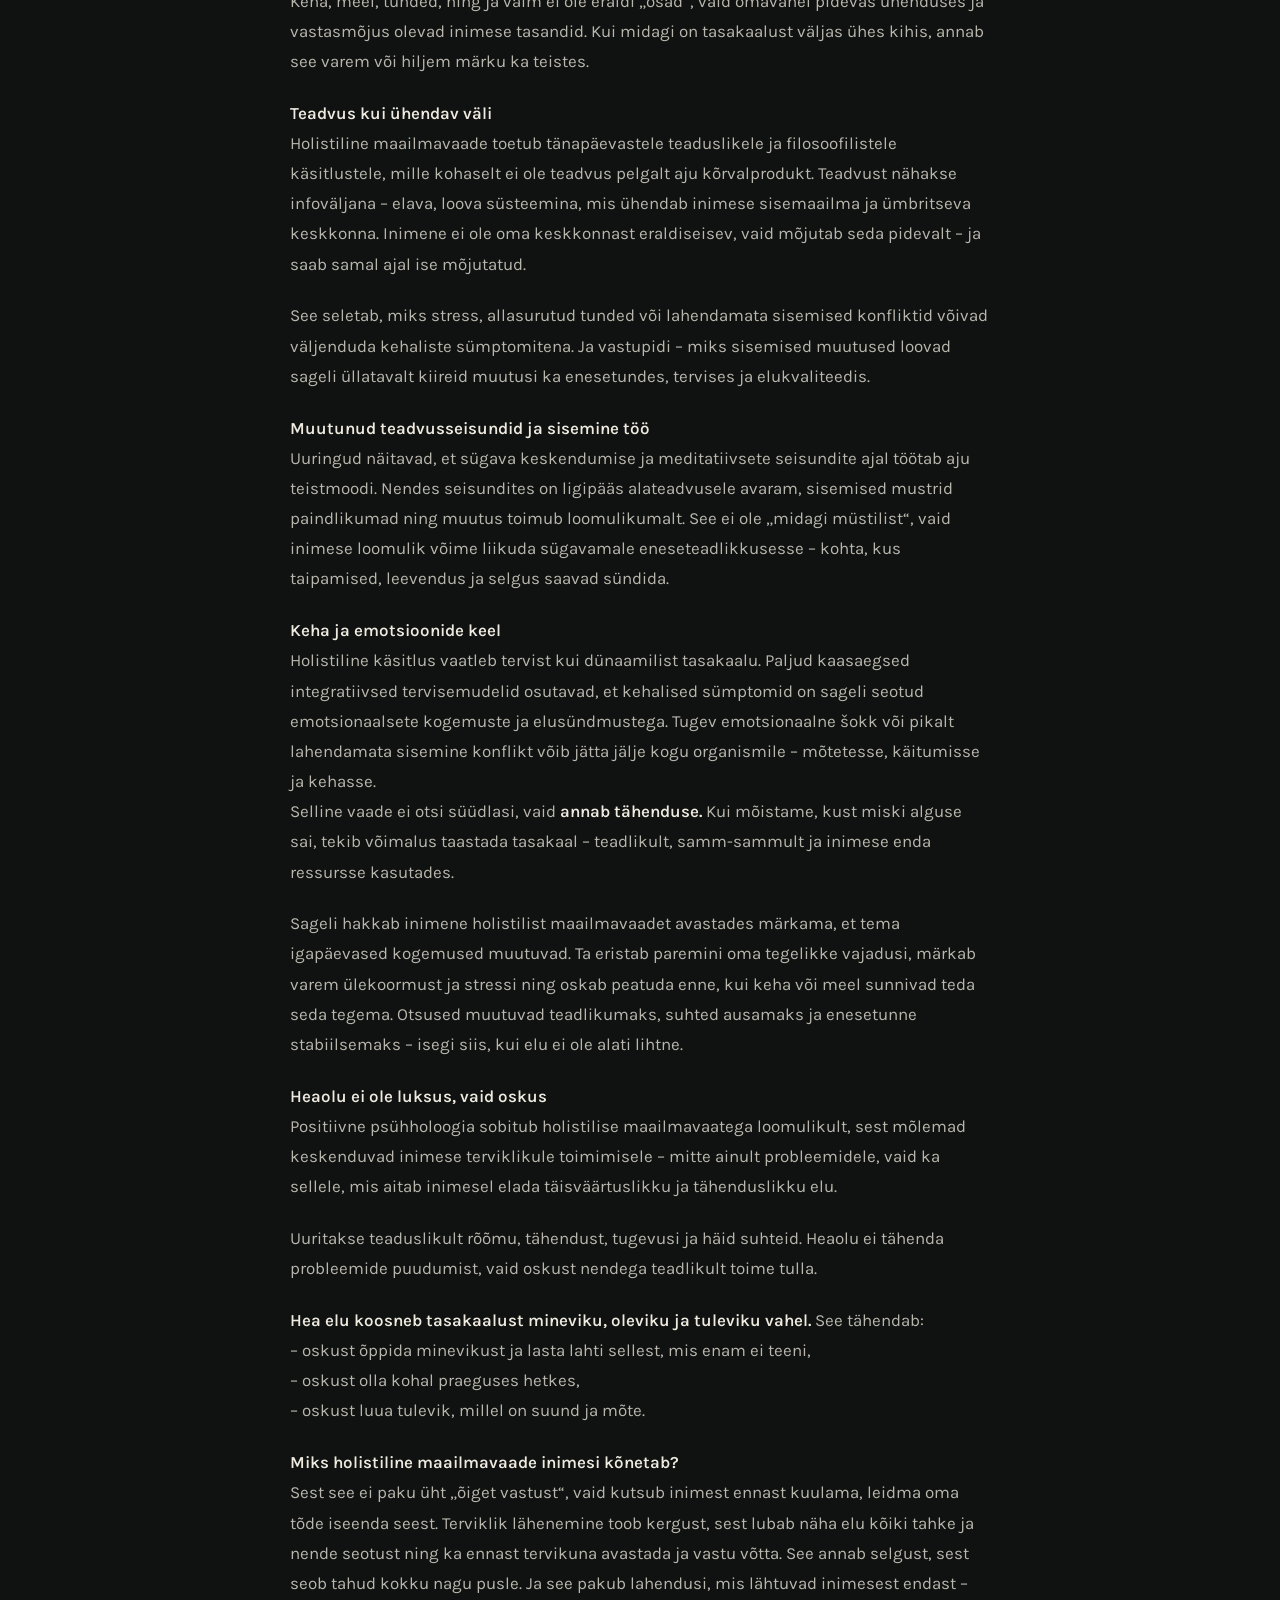
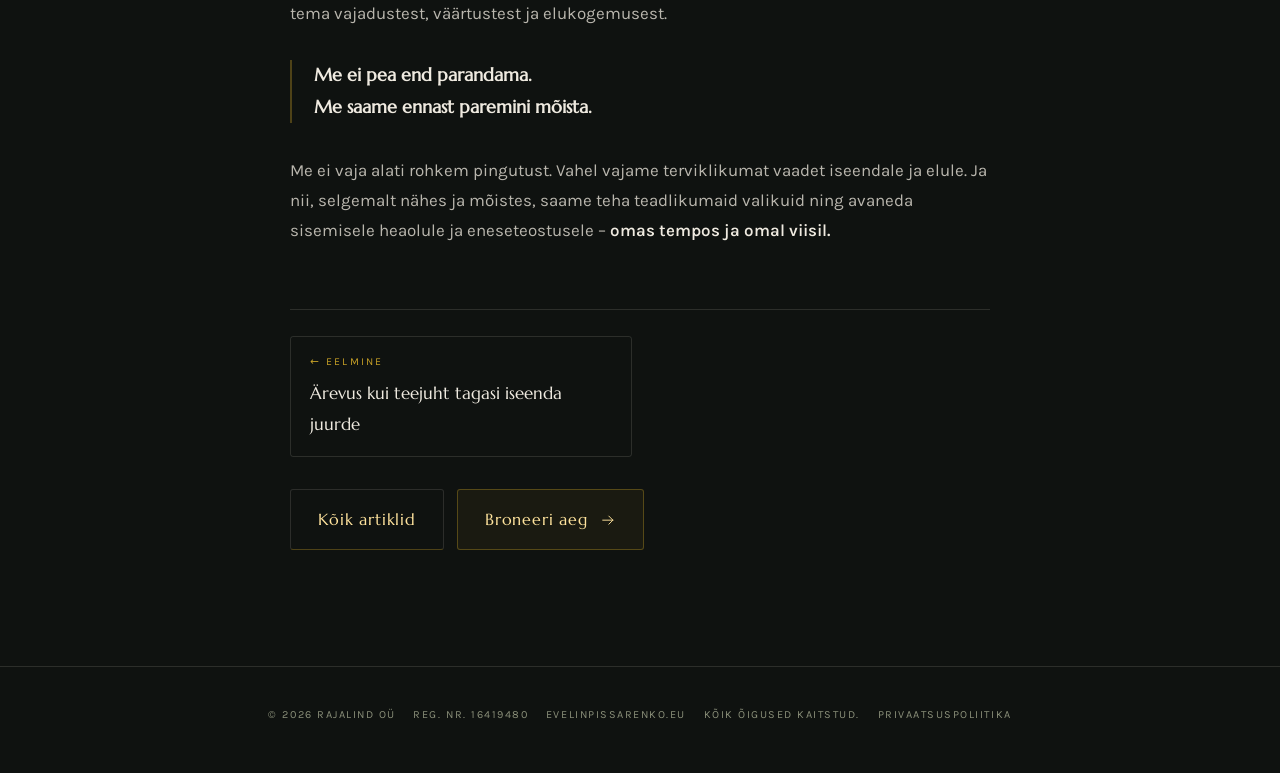
<file: miks-terviklik-vaade-iseendale-muudab-elu-lihtsamaks/index.html>
<!doctype html>
<html lang="et">
<head>
<meta charset="utf-8">
<meta name="viewport" content="width=device-width, initial-scale=1">
<title>Miks terviklik vaade iseendale muudab elu lihtsamaks? | Evelin Pissarenko</title>
<meta name="description" content="Miks terviklik vaade iseendale muudab elu lihtsamaks?Holistiline maailmavaade ja inimese kogemus tervikuna Kas oled märganud, et vahel ei piisa ühest lahen">
<link rel="canonical" href="https://teraapia.rajalind.eu/miks-terviklik-vaade-iseendale-muudab-elu-lihtsamaks/">
<meta name="theme-color" content="#0F1210">
<meta property="og:type" content="article">
<meta property="og:locale" content="et_EE">
<meta property="og:title" content="Miks terviklik vaade iseendale muudab elu lihtsamaks? | Evelin Pissarenko">
<meta property="og:description" content="Miks terviklik vaade iseendale muudab elu lihtsamaks?Holistiline maailmavaade ja inimese kogemus tervikuna Kas oled märganud, et vahel ei piisa ühest lahen">
<meta property="og:url" content="https://teraapia.rajalind.eu/miks-terviklik-vaade-iseendale-muudab-elu-lihtsamaks/">
<link rel="icon" type="image/webp" href="../assets/icon.webp">
<link rel="preconnect" href="https://fonts.googleapis.com">
<link rel="preconnect" href="https://fonts.gstatic.com" crossorigin>
<link href="https://fonts.googleapis.com/css2?family=Marcellus&family=Karla:ital,wght@0,400;0,500;0,600;1,400&display=swap" rel="stylesheet">
<link rel="stylesheet" href="../styles.css">
<script type="application/ld+json">{"@context": "https://schema.org", "@type": "BlogPosting", "headline": "Miks terviklik vaade iseendale muudab elu lihtsamaks?", "datePublished": "2026-01-07T18:27:57", "author": {"@type": "Person", "name": "Evelin Pissarenko"}, "publisher": {"@type": "Organization", "name": "Rajalind OÜ"}, "mainEntityOfPage": "https://teraapia.rajalind.eu/miks-terviklik-vaade-iseendale-muudab-elu-lihtsamaks/"}</script>
</head>
<body>
<div class="sky" aria-hidden="true"></div>
<div class="grain" aria-hidden="true"></div>
<div class="progress" id="prog" aria-hidden="true"></div>
<a class="skip" href="#sisu">Liigu sisu juurde</a>
<header class="topbar" id="topbar">
  <a class="brand" href="../index.html" aria-label="Evelin Pissarenko – avaleht">
    <img src="../assets/logo.webp" width="779" height="271" alt="Evelin Pissarenko – aardekamber iseendas">
  </a>
  <nav class="mainnav" aria-label="Peamenüü">
    <a href="../index.html#evelinist">Minust</a>
    <a href="../index.html#teraapiast">Teraapiast</a>
    <a href="../index.html#tagasiside">Tagasiside</a>
    <a href="../index.html#hinnakiri">Hinnakiri</a>
    <a href="../artiklid/">Artiklid</a>
  </nav>
  <a class="btn btn--sm" href="../index.html#kontakt">Broneeri aeg</a>
  <button class="menu-toggle" id="menuBtn" aria-expanded="false" aria-controls="drawer">
    <svg viewBox="0 0 24 24" fill="none" stroke="currentColor" stroke-width="1.5" aria-hidden="true"><path d="M3 7h18M3 12h18M3 17h18"/></svg>
    Menüü
  </button>
</header>
<div class="drawer" id="drawer" role="dialog" aria-modal="true" aria-label="Menüü">
  <button class="close" id="menuClose" aria-label="Sulge menüü">&times;</button>
  <a href="../index.html#evelinist">Minust</a>
  <a href="../index.html#teraapiast">Teraapiast</a>
  <a href="../index.html#tagasiside">Tagasiside</a>
  <a href="../index.html#hinnakiri">Hinnakiri</a>
  <a href="../index.html#kontakt">Kontakt</a>
  <a href="../artiklid/">Artiklid</a>
</div>
<main id="sisu">
<section class="pagehead">
  <div class="wrap rv">
    <p class="eyebrow">Toetavat lugemist</p>
    <h1>Miks terviklik vaade iseendale muudab elu lihtsamaks?</h1>
    <p class="meta">7. jaanuar 2026</p>
  </div>
</section>
<section class="sec" style="padding-top:0;">
  <div class="wrap">
    <figure class="cover rv"><img src="../assets/tervik.webp" width="720" height="900" alt="Miks terviklik vaade iseendale muudab elu lihtsamaks?" fetchpriority="high"></figure>
    <div class="article prose rv">
<p><strong>Miks terviklik vaade iseendale muudab elu lihtsamaks?</strong><br /><em>Holistiline maailmavaade ja inimese kogemus tervikuna</em></p>
<p>Kas oled märganud, et vahel ei piisa ühest lahendusest? Keha justkui paraneb, aga rahulolu ei tule. Mõistus saab aru, kuid tunded ei järgi. Või vastupidi – südames on soov, aga jõudu või julgust pole…</p>
<p>Holistiline maailmapilt lähtub lihtsast, kuid sügavast arusaamast: <strong>inimene on tervik. </strong>Keha, meel, tunded, hing ja vaim ei ole eraldi „osad“, vaid omavahel pidevas ühenduses ja vastasmõjus olevad inimese tasandid. Kui midagi on tasakaalust väljas ühes kihis, annab see varem või hiljem märku ka teistes.</p>
<p><strong>Teadvus kui ühendav väli</strong><br />Holistiline maailmavaade toetub tänapäevastele teaduslikele ja filosoofilistele käsitlustele, mille kohaselt ei ole teadvus pelgalt aju kõrvalprodukt. Teadvust nähakse infoväljana – elava, loova süsteemina, mis ühendab inimese sisemaailma ja ümbritseva keskkonna. Inimene ei ole oma keskkonnast eraldiseisev, vaid mõjutab seda pidevalt – ja saab samal ajal ise mõjutatud.</p>
<p>See seletab, miks stress, allasurutud tunded või lahendamata sisemised konfliktid võivad väljenduda kehaliste sümptomitena. Ja vastupidi – miks sisemised muutused loovad sageli üllatavalt kiireid muutusi ka enesetundes, tervises ja elukvaliteedis.</p>
<p><strong>Muutunud teadvusseisundid ja sisemine töö</strong><br />Uuringud näitavad, et sügava keskendumise ja meditatiivsete seisundite ajal töötab aju teistmoodi. Nendes seisundites on ligipääs alateadvusele avaram, sisemised mustrid paindlikumad ning muutus toimub loomulikumalt. See ei ole „midagi müstilist“, vaid inimese loomulik võime liikuda sügavamale eneseteadlikkusesse – kohta, kus taipamised, leevendus ja selgus saavad sündida.</p>
<p><strong>Keha ja emotsioonide keel</strong><br />Holistiline käsitlus vaatleb tervist kui dünaamilist tasakaalu. Paljud kaasaegsed integratiivsed tervisemudelid osutavad, et kehalised sümptomid on sageli seotud emotsionaalsete kogemuste ja elusündmustega. Tugev emotsionaalne šokk või pikalt lahendamata sisemine konflikt võib jätta jälje kogu organismile – mõtetesse, käitumisse ja kehasse.<br />Selline vaade ei otsi süüdlasi, vaid <strong>annab tähenduse.</strong> Kui mõistame, kust miski alguse sai, tekib võimalus taastada tasakaal – teadlikult, samm-sammult ja inimese enda ressursse kasutades.</p>
<p>Sageli hakkab inimene holistilist maailmavaadet avastades märkama, et tema igapäevased kogemused muutuvad. Ta eristab paremini oma tegelikke vajadusi, märkab varem ülekoormust ja stressi ning oskab peatuda enne, kui keha või meel sunnivad teda seda tegema. Otsused muutuvad teadlikumaks, suhted ausamaks ja enesetunne stabiilsemaks – isegi siis, kui elu ei ole alati lihtne.</p>
<p><strong>Heaolu ei ole luksus, vaid oskus</strong><br />Positiivne psühholoogia sobitub holistilise maailmavaatega loomulikult, sest mõlemad keskenduvad inimese terviklikule toimimisele – mitte ainult probleemidele, vaid ka sellele, mis aitab inimesel elada täisväärtuslikku ja tähenduslikku elu.</p>
<p>Uuritakse teaduslikult rõõmu, tähendust, tugevusi ja häid suhteid. Heaolu ei tähenda probleemide puudumist, vaid oskust nendega teadlikult toime tulla.</p>
<p><strong>Hea elu koosneb tasakaalust mineviku, oleviku ja tuleviku vahel.</strong> See tähendab:<br />– oskust õppida minevikust ja lasta lahti sellest, mis enam ei teeni,<br />– oskust olla kohal praeguses hetkes,<br />– oskust luua tulevik, millel on suund ja mõte.</p>
<p><strong>Miks holistiline maailmavaade inimesi kõnetab?</strong><br />Sest see ei paku üht „õiget vastust“, vaid kutsub inimest ennast kuulama, leidma oma tõde iseenda seest. Terviklik lähenemine toob kergust, sest lubab näha elu kõiki tahke ja nende seotust ning ka ennast tervikuna avastada ja vastu võtta. See annab selgust, sest seob tahud kokku nagu pusle. Ja see pakub lahendusi, mis lähtuvad inimesest endast – tema vajadustest, väärtustest ja elukogemusest.</p>
<blockquote>
<p><strong>Me ei pea end parandama.</strong><br /><strong>Me saame ennast paremini mõista.</strong></p>
</blockquote>
<p>Me ei vaja alati rohkem pingutust. Vahel vajame terviklikumat vaadet iseendale ja elule. Ja nii, selgemalt nähes ja mõistes, saame teha teadlikumaid valikuid ning avaneda sisemisele heaolule ja eneseteostusele – <strong>omas tempos ja omal viisil.</strong></p>
    </div>
    <div class="article">
      <nav class="postnav rv"><a href="../arevus-kui-teejuht-tagasi-iseenda-juurde/"><span class="dir">← Eelmine</span><span class="ttl">Ärevus kui teejuht tagasi iseenda juurde</span></a></nav>
      <div class="btn-row rv">
        <a class="btn btn--ghost" href="../artiklid/">Kõik artiklid</a>
        <a class="btn" href="../index.html#kontakt">Broneeri aeg
          <svg viewBox="0 0 24 24" fill="none" stroke="currentColor" stroke-width="1.4" stroke-linecap="round" stroke-linejoin="round" aria-hidden="true"><path d="M4 12h15M13 6l6 6-6 6"/></svg>
        </a>
      </div>
    </div>
  </div>
</section>
</main>
<footer class="foot">
  <div class="wrap foot-in">
    <span>© 2026 Rajalind OÜ</span>
    <span>Reg. nr. 16419480</span>
    <a href="https://evelinpissarenko.eu">evelinpissarenko.eu</a>
    <span>Kõik õigused kaitstud.</span>
    <a href="../privaatsuspoliitika/">Privaatsuspoliitika</a>
  </div>
</footer>
<script src="../site.js"></script>
</body>
</html>
</file>
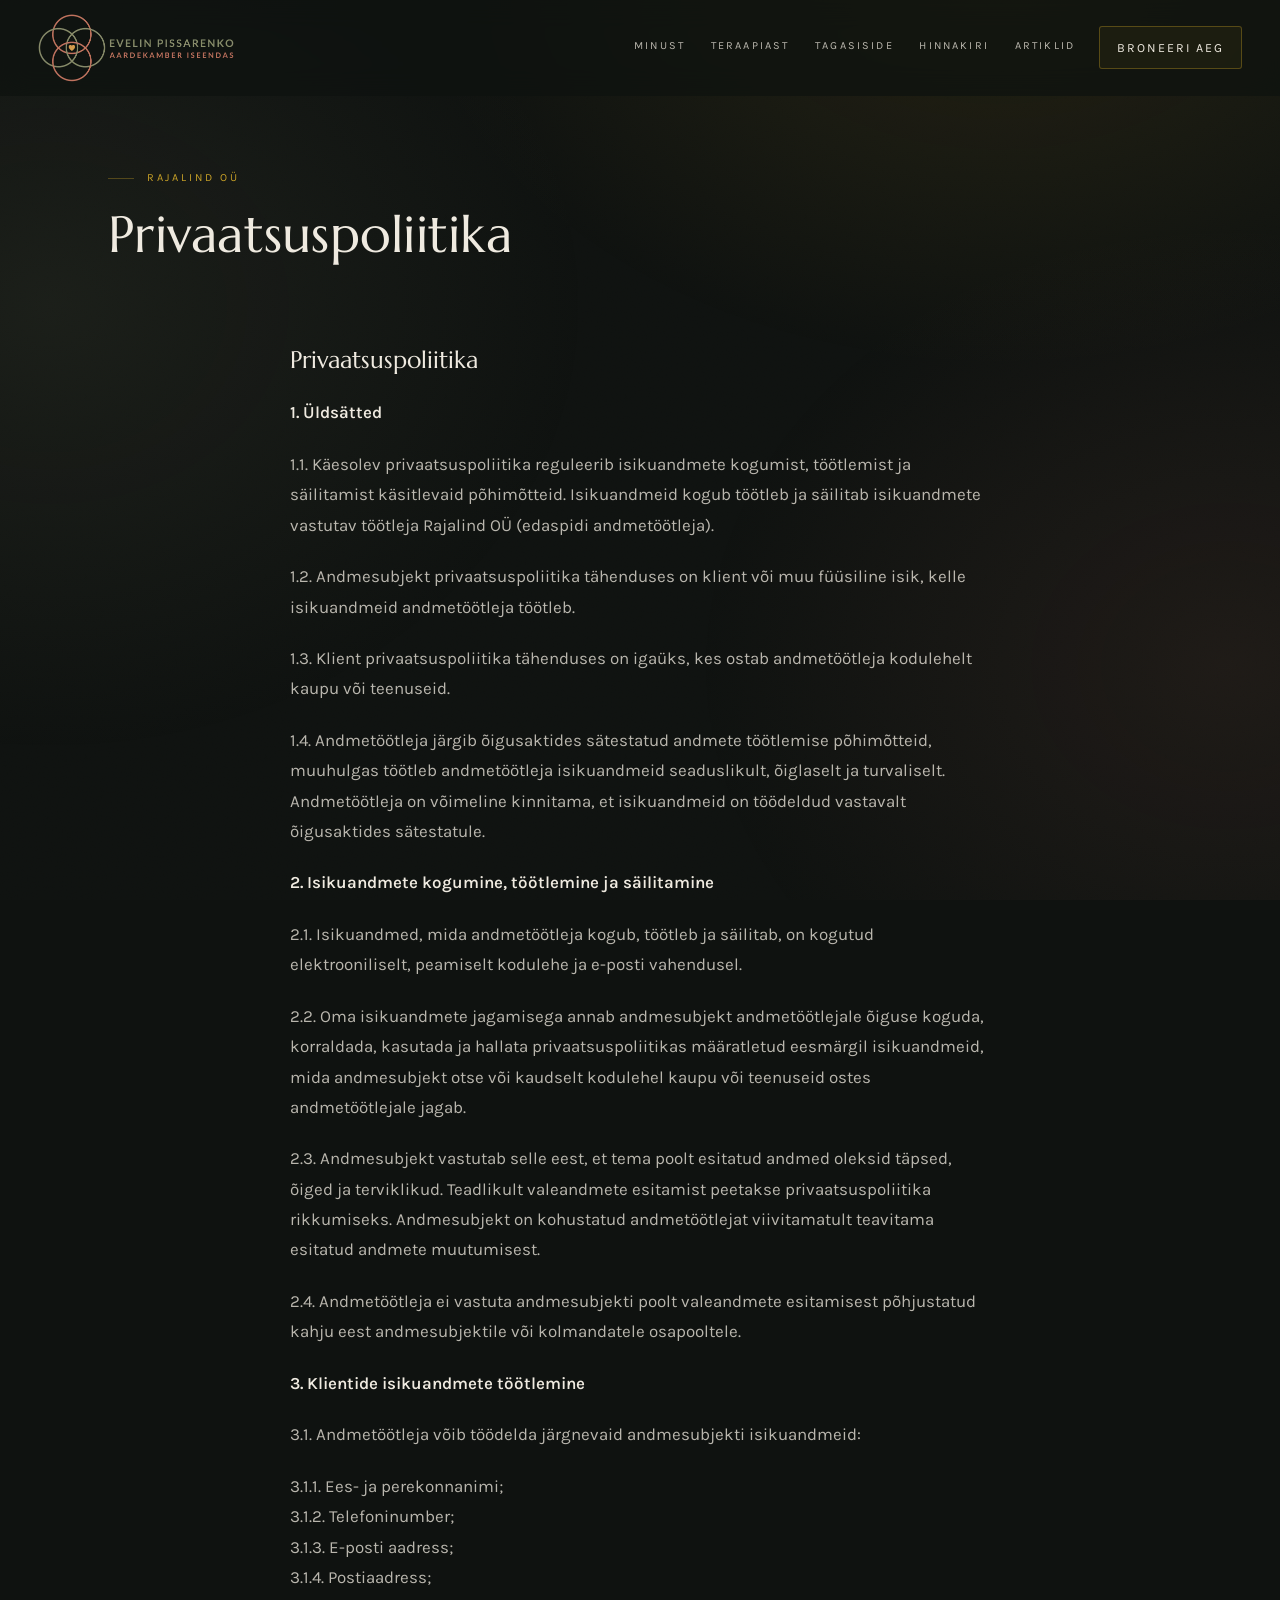
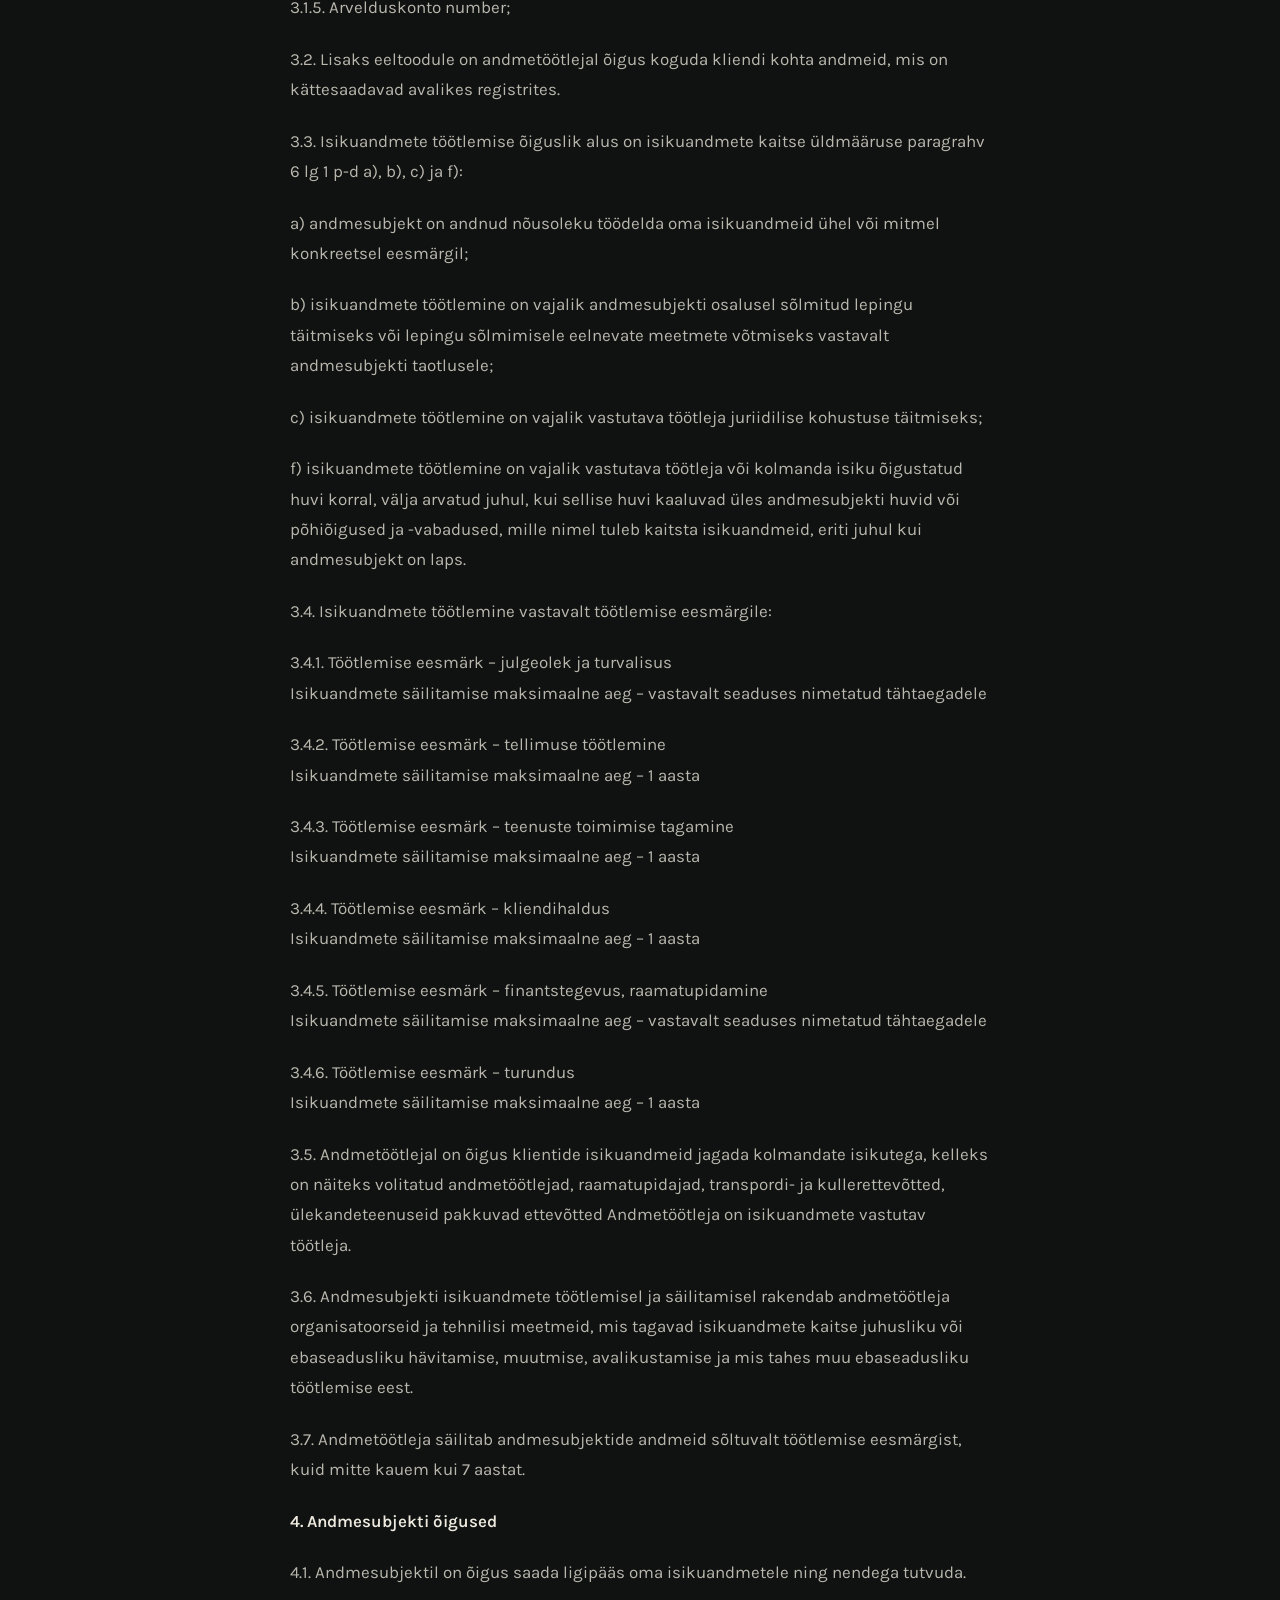
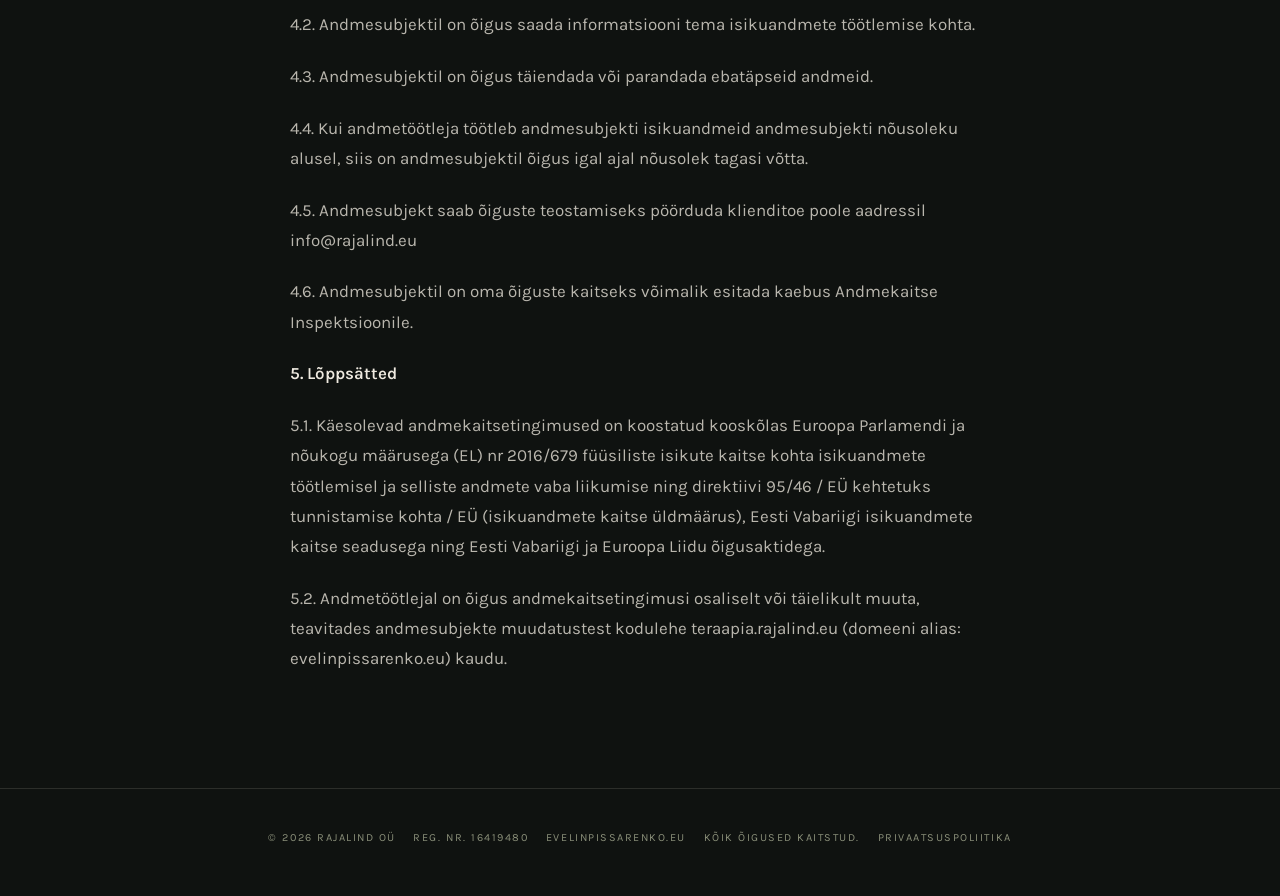
<file: privaatsuspoliitika/index.html>
<!doctype html>
<html lang="et">
<head>
<meta charset="utf-8">
<meta name="viewport" content="width=device-width, initial-scale=1">
<title>Privaatsuspoliitika | Rajalind OÜ</title>
<meta name="description" content="Rajalind OÜ privaatsuspoliitika.">
<link rel="canonical" href="https://teraapia.rajalind.eu/privaatsuspoliitika/">
<meta name="theme-color" content="#0F1210">
<meta property="og:type" content="article">
<meta property="og:locale" content="et_EE">
<meta property="og:title" content="Privaatsuspoliitika | Rajalind OÜ">
<meta property="og:description" content="Rajalind OÜ privaatsuspoliitika.">
<meta property="og:url" content="https://teraapia.rajalind.eu/privaatsuspoliitika/">
<link rel="icon" type="image/webp" href="../assets/icon.webp">
<link rel="preconnect" href="https://fonts.googleapis.com">
<link rel="preconnect" href="https://fonts.gstatic.com" crossorigin>
<link href="https://fonts.googleapis.com/css2?family=Marcellus&family=Karla:ital,wght@0,400;0,500;0,600;1,400&display=swap" rel="stylesheet">
<link rel="stylesheet" href="../styles.css">
</head>
<body>
<div class="sky" aria-hidden="true"></div>
<div class="grain" aria-hidden="true"></div>
<div class="progress" id="prog" aria-hidden="true"></div>
<a class="skip" href="#sisu">Liigu sisu juurde</a>
<header class="topbar" id="topbar">
  <a class="brand" href="../index.html" aria-label="Evelin Pissarenko – avaleht">
    <img src="../assets/logo.webp" width="779" height="271" alt="Evelin Pissarenko – aardekamber iseendas">
  </a>
  <nav class="mainnav" aria-label="Peamenüü">
    <a href="../index.html#evelinist">Minust</a>
    <a href="../index.html#teraapiast">Teraapiast</a>
    <a href="../index.html#tagasiside">Tagasiside</a>
    <a href="../index.html#hinnakiri">Hinnakiri</a>
    <a href="../artiklid/">Artiklid</a>
  </nav>
  <a class="btn btn--sm" href="../index.html#kontakt">Broneeri aeg</a>
  <button class="menu-toggle" id="menuBtn" aria-expanded="false" aria-controls="drawer">
    <svg viewBox="0 0 24 24" fill="none" stroke="currentColor" stroke-width="1.5" aria-hidden="true"><path d="M3 7h18M3 12h18M3 17h18"/></svg>
    Menüü
  </button>
</header>
<div class="drawer" id="drawer" role="dialog" aria-modal="true" aria-label="Menüü">
  <button class="close" id="menuClose" aria-label="Sulge menüü">&times;</button>
  <a href="../index.html#evelinist">Minust</a>
  <a href="../index.html#teraapiast">Teraapiast</a>
  <a href="../index.html#tagasiside">Tagasiside</a>
  <a href="../index.html#hinnakiri">Hinnakiri</a>
  <a href="../index.html#kontakt">Kontakt</a>
  <a href="../artiklid/">Artiklid</a>
</div>
<main id="sisu">
<section class="pagehead">
  <div class="wrap rv">
    <p class="eyebrow">Rajalind OÜ</p>
    <h1>Privaatsuspoliitika</h1>
  </div>
</section>
<section class="sec" style="padding-top:0;">
  <div class="wrap">
    <div class="article prose rv">
<h3>Privaatsuspoliitika</h3>
<p><strong></strong></p>
<p><strong>1. Üldsätted</strong></p>
<p>1.1. Käesolev privaatsuspoliitika reguleerib isikuandmete kogumist, töötlemist ja säilitamist käsitlevaid põhimõtteid. Isikuandmeid kogub töötleb ja säilitab isikuandmete vastutav töötleja Rajalind OÜ (edaspidi andmetöötleja).</p>
<p>1.2. Andmesubjekt privaatsuspoliitika tähenduses on klient või muu füüsiline isik, kelle isikuandmeid andmetöötleja töötleb.</p>
<p>1.3. Klient privaatsuspoliitika tähenduses on igaüks, kes ostab andmetöötleja kodulehelt kaupu või teenuseid.</p>
<p>1.4. Andmetöötleja järgib õigusaktides sätestatud andmete töötlemise põhimõtteid, muuhulgas töötleb andmetöötleja isikuandmeid seaduslikult, õiglaselt ja turvaliselt. Andmetöötleja on võimeline kinnitama, et isikuandmeid on töödeldud vastavalt õigusaktides sätestatule.</p>
<p><strong>2. Isikuandmete kogumine, töötlemine ja säilitamine</strong></p>
<p>2.1. Isikuandmed, mida andmetöötleja kogub, töötleb ja säilitab, on kogutud elektrooniliselt, peamiselt kodulehe ja e-posti vahendusel.</p>
<p>2.2. Oma isikuandmete jagamisega annab andmesubjekt andmetöötlejale õiguse koguda, korraldada, kasutada ja hallata privaatsuspoliitikas määratletud eesmärgil isikuandmeid, mida andmesubjekt otse või kaudselt kodulehel kaupu või teenuseid ostes andmetöötlejale jagab.</p>
<p>2.3. Andmesubjekt vastutab selle eest, et tema poolt esitatud andmed oleksid täpsed, õiged ja terviklikud. Teadlikult valeandmete esitamist peetakse privaatsuspoliitika rikkumiseks. Andmesubjekt on kohustatud andmetöötlejat viivitamatult teavitama esitatud andmete muutumisest.</p>
<p>2.4. Andmetöötleja ei vastuta andmesubjekti poolt valeandmete esitamisest põhjustatud kahju eest andmesubjektile või kolmandatele osapooltele.</p>
<p><strong>3. Klientide isikuandmete töötlemine</strong></p>
<p>3.1. Andmetöötleja võib töödelda järgnevaid andmesubjekti isikuandmeid:</p>
<p>3.1.1. Ees- ja perekonnanimi;<br />3.1.2. Telefoninumber;<br />3.1.3. E-posti aadress;<br />3.1.4. Postiaadress;<br />3.1.5. Arvelduskonto number;</p>
<p>3.2. Lisaks eeltoodule on andmetöötlejal õigus koguda kliendi kohta andmeid, mis on kättesaadavad avalikes registrites.</p>
<p>3.3. Isikuandmete töötlemise õiguslik alus on isikuandmete kaitse üldmääruse paragrahv 6 lg 1 p-d a), b), c) ja f):</p>
<p>a) andmesubjekt on andnud nõusoleku töödelda oma isikuandmeid ühel või mitmel konkreetsel eesmärgil;</p>
<p>b) isikuandmete töötlemine on vajalik andmesubjekti osalusel sõlmitud lepingu täitmiseks või lepingu sõlmimisele eelnevate meetmete võtmiseks vastavalt andmesubjekti taotlusele;</p>
<p>c) isikuandmete töötlemine on vajalik vastutava töötleja juriidilise kohustuse täitmiseks;</p>
<p>f) isikuandmete töötlemine on vajalik vastutava töötleja või kolmanda isiku õigustatud huvi korral, välja arvatud juhul, kui sellise huvi kaaluvad üles andmesubjekti huvid või põhiõigused ja -vabadused, mille nimel tuleb kaitsta isikuandmeid, eriti juhul kui andmesubjekt on laps.</p>
<p>3.4. Isikuandmete töötlemine vastavalt töötlemise eesmärgile:</p>
<p>3.4.1. Töötlemise eesmärk – julgeolek ja turvalisus<br />Isikuandmete säilitamise maksimaalne aeg – vastavalt seaduses nimetatud tähtaegadele</p>
<p>3.4.2. Töötlemise eesmärk – tellimuse töötlemine<br />Isikuandmete säilitamise maksimaalne aeg – 1 aasta</p>
<p>3.4.3. Töötlemise eesmärk – teenuste toimimise tagamine<br />Isikuandmete säilitamise maksimaalne aeg – 1 aasta</p>
<p>3.4.4. Töötlemise eesmärk – kliendihaldus<br />Isikuandmete säilitamise maksimaalne aeg – 1 aasta</p>
<p>3.4.5. Töötlemise eesmärk – finantstegevus, raamatupidamine<br />Isikuandmete säilitamise maksimaalne aeg – vastavalt seaduses nimetatud tähtaegadele</p>
<p>3.4.6. Töötlemise eesmärk – turundus<br />Isikuandmete säilitamise maksimaalne aeg – 1 aasta</p>
<p>3.5. Andmetöötlejal on õigus klientide isikuandmeid jagada kolmandate isikutega, kelleks on näiteks volitatud andmetöötlejad, raamatupidajad, transpordi- ja kullerettevõtted, ülekandeteenuseid pakkuvad ettevõtted Andmetöötleja on isikuandmete vastutav töötleja.</p>
<p>3.6. Andmesubjekti isikuandmete töötlemisel ja säilitamisel rakendab andmetöötleja organisatoorseid ja tehnilisi meetmeid, mis tagavad isikuandmete kaitse juhusliku või ebaseadusliku hävitamise, muutmise, avalikustamise ja mis tahes muu ebaseadusliku töötlemise eest.</p>
<p>3.7. Andmetöötleja säilitab andmesubjektide andmeid sõltuvalt töötlemise eesmärgist, kuid mitte kauem kui 7 aastat.</p>
<p><strong>4. Andmesubjekti õigused</strong></p>
<p>4.1. Andmesubjektil on õigus saada ligipääs oma isikuandmetele ning nendega tutvuda.</p>
<p>4.2. Andmesubjektil on õigus saada informatsiooni tema isikuandmete töötlemise kohta.</p>
<p>4.3. Andmesubjektil on õigus täiendada või parandada ebatäpseid andmeid.</p>
<p>4.4. Kui andmetöötleja töötleb andmesubjekti isikuandmeid andmesubjekti nõusoleku alusel, siis on andmesubjektil õigus igal ajal nõusolek tagasi võtta.</p>
<p>4.5. Andmesubjekt saab õiguste teostamiseks pöörduda klienditoe poole aadressil info@rajalind.eu</p>
<p>4.6. Andmesubjektil on oma õiguste kaitseks võimalik esitada kaebus Andmekaitse Inspektsioonile.</p>
<p><strong>5. Lõppsätted</strong></p>
<p>5.1. Käesolevad andmekaitsetingimused on koostatud kooskõlas Euroopa Parlamendi ja nõukogu määrusega (EL) nr 2016/679 füüsiliste isikute kaitse kohta isikuandmete töötlemisel ja selliste andmete vaba liikumise ning direktiivi 95/46 / EÜ kehtetuks tunnistamise kohta / EÜ (isikuandmete kaitse üldmäärus), Eesti Vabariigi isikuandmete kaitse seadusega ning Eesti Vabariigi ja Euroopa Liidu õigusaktidega.</p>
<p>5.2. Andmetöötlejal on õigus andmekaitsetingimusi osaliselt või täielikult muuta, teavitades andmesubjekte muudatustest kodulehe teraapia.rajalind.eu (domeeni alias: evelinpissarenko.eu) kaudu.</p>
    </div>
  </div>
</section>
</main>
<footer class="foot">
  <div class="wrap foot-in">
    <span>© 2026 Rajalind OÜ</span>
    <span>Reg. nr. 16419480</span>
    <a href="https://evelinpissarenko.eu">evelinpissarenko.eu</a>
    <span>Kõik õigused kaitstud.</span>
    <a href="../privaatsuspoliitika/">Privaatsuspoliitika</a>
  </div>
</footer>
<script src="../site.js"></script>
</body>
</html>
</file>
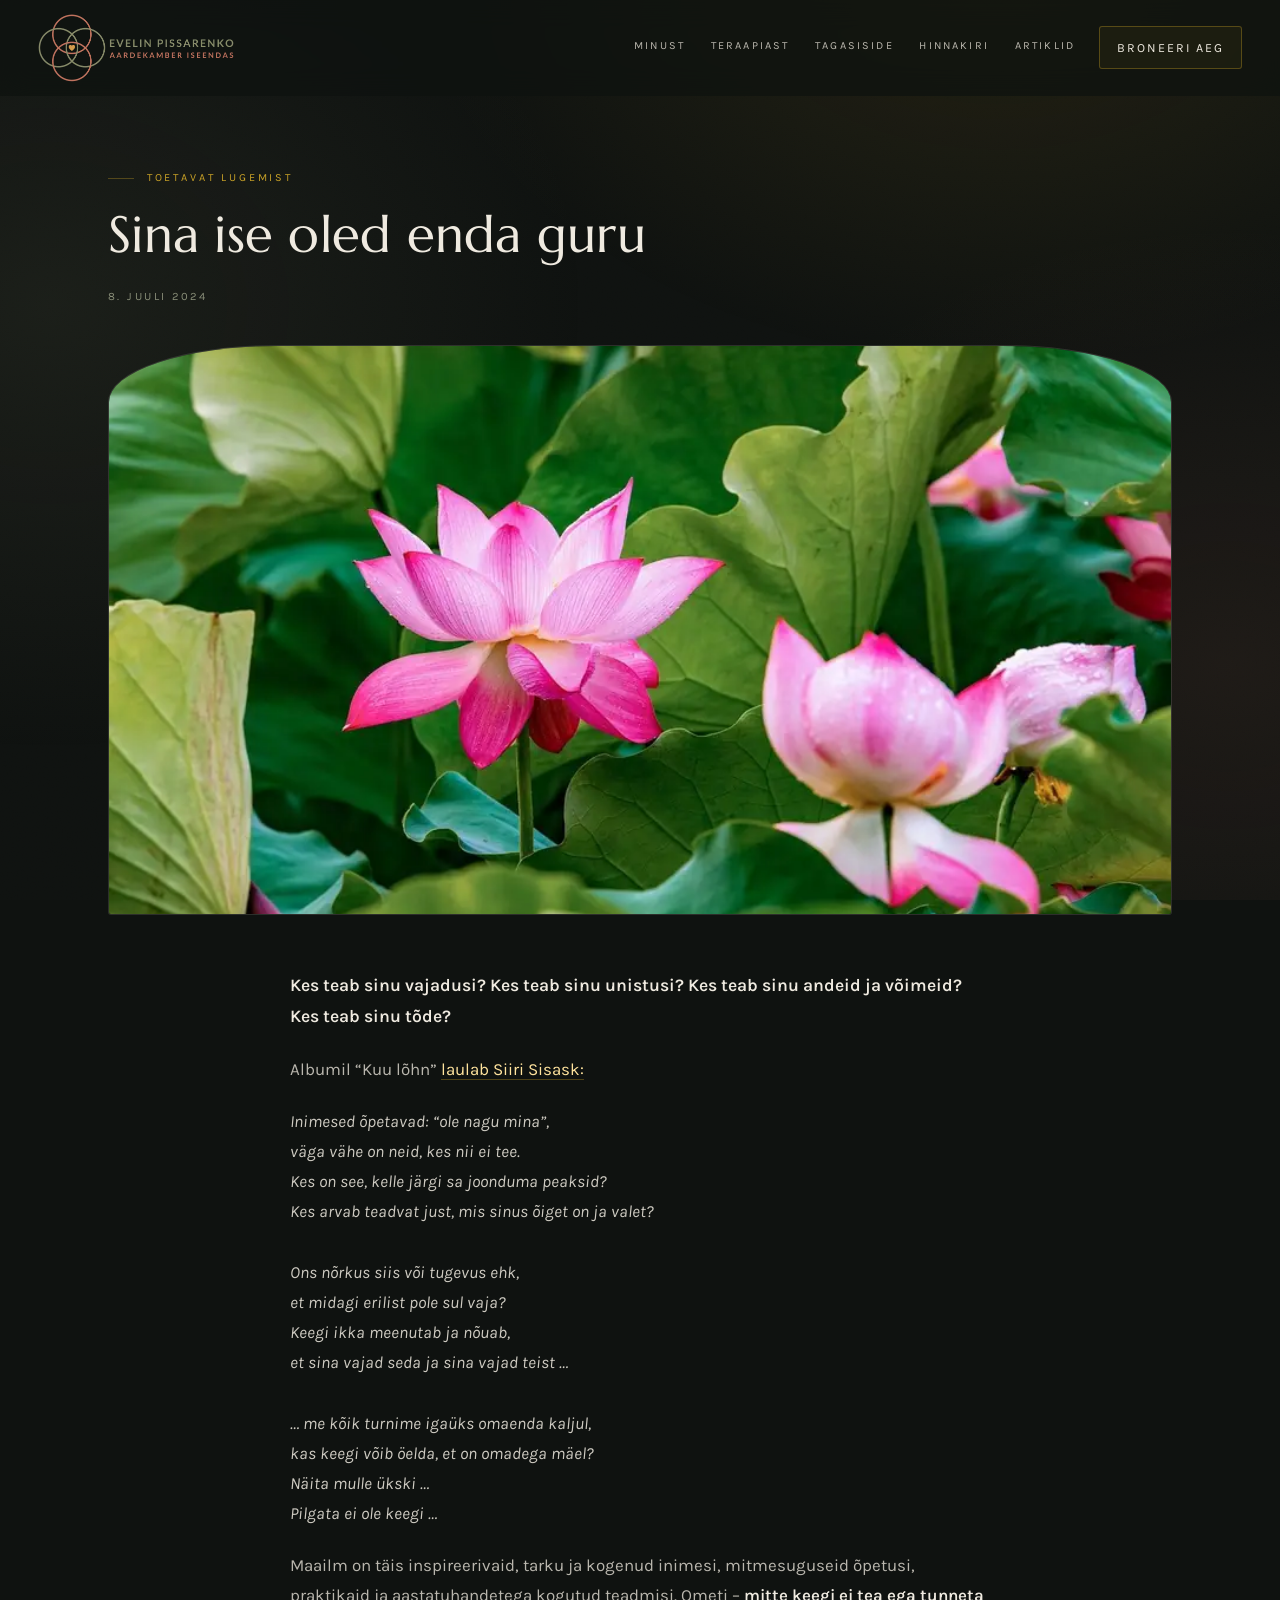
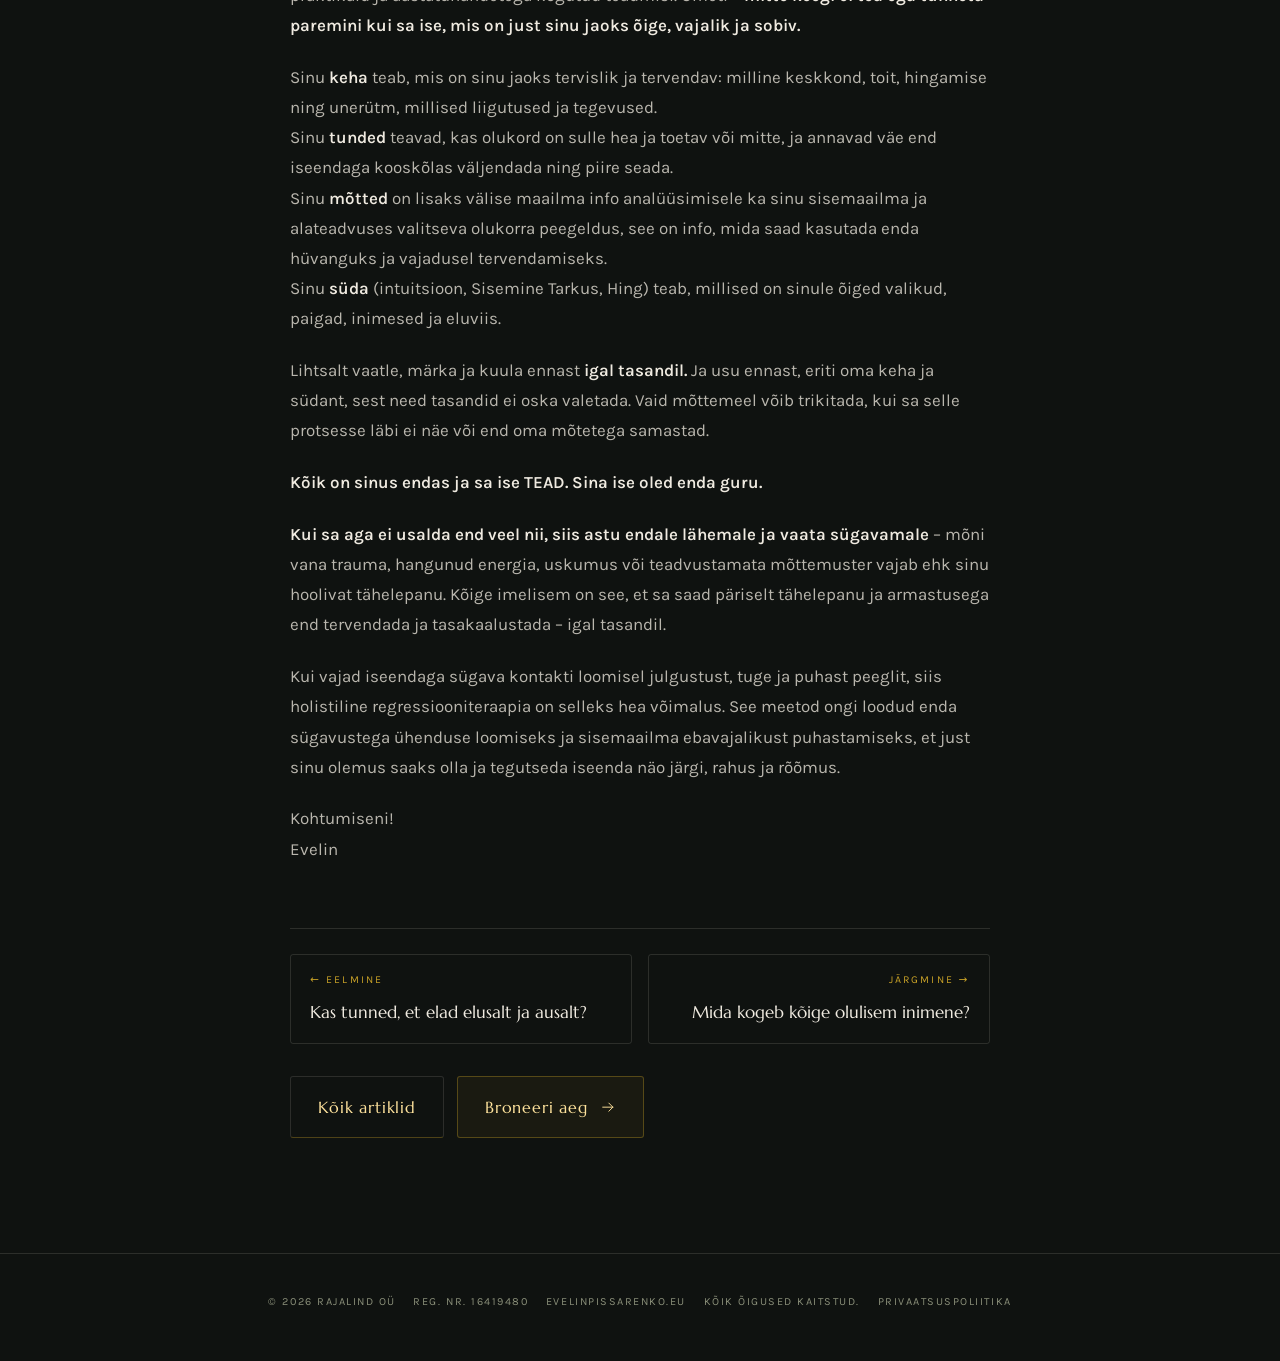
<file: sina-ise-oled-enda-guru/index.html>
<!doctype html>
<html lang="et">
<head>
<meta charset="utf-8">
<meta name="viewport" content="width=device-width, initial-scale=1">
<title>Sina ise oled enda guru | Evelin Pissarenko</title>
<meta name="description" content="Kes teab sinu vajadusi? Kes teab sinu unistusi? Kes teab sinu andeid ja võimeid? Kes teab sinu tõde? Albumil “Kuu lõhn” laulab Siiri Sisask: Inimesed õpeta">
<link rel="canonical" href="https://teraapia.rajalind.eu/sina-ise-oled-enda-guru/">
<meta name="theme-color" content="#0F1210">
<meta property="og:type" content="article">
<meta property="og:locale" content="et_EE">
<meta property="og:title" content="Sina ise oled enda guru | Evelin Pissarenko">
<meta property="og:description" content="Kes teab sinu vajadusi? Kes teab sinu unistusi? Kes teab sinu andeid ja võimeid? Kes teab sinu tõde? Albumil “Kuu lõhn” laulab Siiri Sisask: Inimesed õpeta">
<meta property="og:url" content="https://teraapia.rajalind.eu/sina-ise-oled-enda-guru/">
<link rel="icon" type="image/webp" href="../assets/icon.webp">
<link rel="preconnect" href="https://fonts.googleapis.com">
<link rel="preconnect" href="https://fonts.gstatic.com" crossorigin>
<link href="https://fonts.googleapis.com/css2?family=Marcellus&family=Karla:ital,wght@0,400;0,500;0,600;1,400&display=swap" rel="stylesheet">
<link rel="stylesheet" href="../styles.css">
<script type="application/ld+json">{"@context": "https://schema.org", "@type": "BlogPosting", "headline": "Sina ise oled enda guru", "datePublished": "2024-07-08T18:37:05", "author": {"@type": "Person", "name": "Evelin Pissarenko"}, "publisher": {"@type": "Organization", "name": "Rajalind OÜ"}, "mainEntityOfPage": "https://teraapia.rajalind.eu/sina-ise-oled-enda-guru/"}</script>
</head>
<body>
<div class="sky" aria-hidden="true"></div>
<div class="grain" aria-hidden="true"></div>
<div class="progress" id="prog" aria-hidden="true"></div>
<a class="skip" href="#sisu">Liigu sisu juurde</a>
<header class="topbar" id="topbar">
  <a class="brand" href="../index.html" aria-label="Evelin Pissarenko – avaleht">
    <img src="../assets/logo.webp" width="779" height="271" alt="Evelin Pissarenko – aardekamber iseendas">
  </a>
  <nav class="mainnav" aria-label="Peamenüü">
    <a href="../index.html#evelinist">Minust</a>
    <a href="../index.html#teraapiast">Teraapiast</a>
    <a href="../index.html#tagasiside">Tagasiside</a>
    <a href="../index.html#hinnakiri">Hinnakiri</a>
    <a href="../artiklid/">Artiklid</a>
  </nav>
  <a class="btn btn--sm" href="../index.html#kontakt">Broneeri aeg</a>
  <button class="menu-toggle" id="menuBtn" aria-expanded="false" aria-controls="drawer">
    <svg viewBox="0 0 24 24" fill="none" stroke="currentColor" stroke-width="1.5" aria-hidden="true"><path d="M3 7h18M3 12h18M3 17h18"/></svg>
    Menüü
  </button>
</header>
<div class="drawer" id="drawer" role="dialog" aria-modal="true" aria-label="Menüü">
  <button class="close" id="menuClose" aria-label="Sulge menüü">&times;</button>
  <a href="../index.html#evelinist">Minust</a>
  <a href="../index.html#teraapiast">Teraapiast</a>
  <a href="../index.html#tagasiside">Tagasiside</a>
  <a href="../index.html#hinnakiri">Hinnakiri</a>
  <a href="../index.html#kontakt">Kontakt</a>
  <a href="../artiklid/">Artiklid</a>
</div>
<main id="sisu">
<section class="pagehead">
  <div class="wrap rv">
    <p class="eyebrow">Toetavat lugemist</p>
    <h1>Sina ise oled enda guru</h1>
    <p class="meta">8. juuli 2024</p>
  </div>
</section>
<section class="sec" style="padding-top:0;">
  <div class="wrap">
    <figure class="cover rv"><img src="../assets/lotus-image-by-minh-hung-le-from-pixabay.webp" width="900" height="570" alt="Sina ise oled enda guru" fetchpriority="high"></figure>
    <div class="article prose rv">
<p><strong>Kes teab sinu vajadusi? Kes teab sinu unistusi? Kes teab sinu andeid ja võimeid? Kes teab sinu tõde? </strong></p>
<p>Albumil “Kuu lõhn” <a href="https://youtu.be/4esA0Tw8i4o" target="_blank" rel="noopener">laulab Siiri Sisask:</a><strong></strong></p>
<p><em>Inimesed õpetavad: “ole nagu mina”,</em><br /><em>väga vähe on neid, kes nii ei tee.</em><br /><em>Kes on see, kelle järgi sa joonduma peaksid?</em><br /><em>Kes arvab teadvat just, mis sinus õiget on ja valet?<br /></em><br /><em>Ons nõrkus siis või tugevus ehk,</em><br /><em>et midagi erilist pole sul vaja?</em><br /><em>Keegi ikka meenutab ja nõuab,</em><br /><em>et sina vajad seda ja sina vajad teist …<br /></em><br /><em>… me kõik turnime igaüks omaenda kaljul,</em><br /><em>kas keegi võib öelda, et on omadega mäel?</em><br /><em>Näita mulle ükski …</em><br /><em>Pilgata ei ole keegi …</em><br /><strong></strong></p>
<p>Maailm on täis inspireerivaid, tarku ja kogenud inimesi, mitmesuguseid õpetusi, praktikaid ja aastatuhandetega kogutud teadmisi. Ometi – <strong>mitte keegi ei tea ega tunneta paremini kui sa ise, mis on just sinu jaoks õige, vajalik ja sobiv.</strong></p>
<p>Sinu <strong>keha</strong> teab, mis on sinu jaoks tervislik ja tervendav: milline keskkond, toit, hingamise ning unerütm, millised liigutused ja tegevused.<br />Sinu <strong>tunded</strong> teavad, kas olukord on sulle hea ja toetav või mitte, ja annavad väe end iseendaga kooskõlas väljendada ning piire seada.<br />Sinu <strong>mõtted</strong> on lisaks välise maailma info analüüsimisele ka sinu sisemaailma ja alateadvuses valitseva olukorra peegeldus, see on info, mida saad kasutada enda hüvanguks ja vajadusel tervendamiseks.<br />Sinu <strong>süda</strong> (intuitsioon, Sisemine Tarkus, Hing) teab, millised on sinule õiged valikud, paigad, inimesed ja eluviis.</p>
<p>Lihtsalt vaatle, märka ja kuula ennast <strong>igal tasandil.</strong> Ja usu ennast, eriti oma keha ja südant, sest need tasandid ei oska valetada. Vaid mõttemeel võib trikitada, kui sa selle protsesse läbi ei näe või end oma mõtetega samastad.</p>
<p><strong>Kõik on sinus endas ja sa ise TEAD. Sina ise oled enda guru.</strong></p>
<p><strong>Kui sa aga ei usalda end veel nii, siis astu endale lähemale ja vaata sügavamale</strong> – mõni vana trauma, hangunud energia, uskumus või teadvustamata mõttemuster vajab ehk sinu hoolivat tähelepanu. Kõige imelisem on see, et sa saad päriselt tähelepanu ja armastusega end tervendada ja tasakaalustada – igal tasandil.</p>
<p>Kui vajad iseendaga sügava kontakti loomisel julgustust, tuge ja puhast peeglit, siis holistiline regressiooniteraapia on selleks hea võimalus. See meetod ongi loodud enda sügavustega ühenduse loomiseks ja sisemaailma ebavajalikust puhastamiseks, et just sinu olemus saaks olla ja tegutseda iseenda näo järgi, rahus ja rõõmus.</p>
<p>Kohtumiseni!<br />Evelin</p>
    </div>
    <div class="article">
      <nav class="postnav rv"><a href="../kas-tunned-et-elad-elusalt-ja-ausalt/"><span class="dir">← Eelmine</span><span class="ttl">Kas tunned, et elad elusalt ja ausalt?</span></a><a class="next" href="../mida-kogeb-koige-olulisem-inimene/"><span class="dir">Järgmine →</span><span class="ttl">Mida kogeb kõige olulisem inimene?</span></a></nav>
      <div class="btn-row rv">
        <a class="btn btn--ghost" href="../artiklid/">Kõik artiklid</a>
        <a class="btn" href="../index.html#kontakt">Broneeri aeg
          <svg viewBox="0 0 24 24" fill="none" stroke="currentColor" stroke-width="1.4" stroke-linecap="round" stroke-linejoin="round" aria-hidden="true"><path d="M4 12h15M13 6l6 6-6 6"/></svg>
        </a>
      </div>
    </div>
  </div>
</section>
</main>
<footer class="foot">
  <div class="wrap foot-in">
    <span>© 2026 Rajalind OÜ</span>
    <span>Reg. nr. 16419480</span>
    <a href="https://evelinpissarenko.eu">evelinpissarenko.eu</a>
    <span>Kõik õigused kaitstud.</span>
    <a href="../privaatsuspoliitika/">Privaatsuspoliitika</a>
  </div>
</footer>
<script src="../site.js"></script>
</body>
</html>
</file>
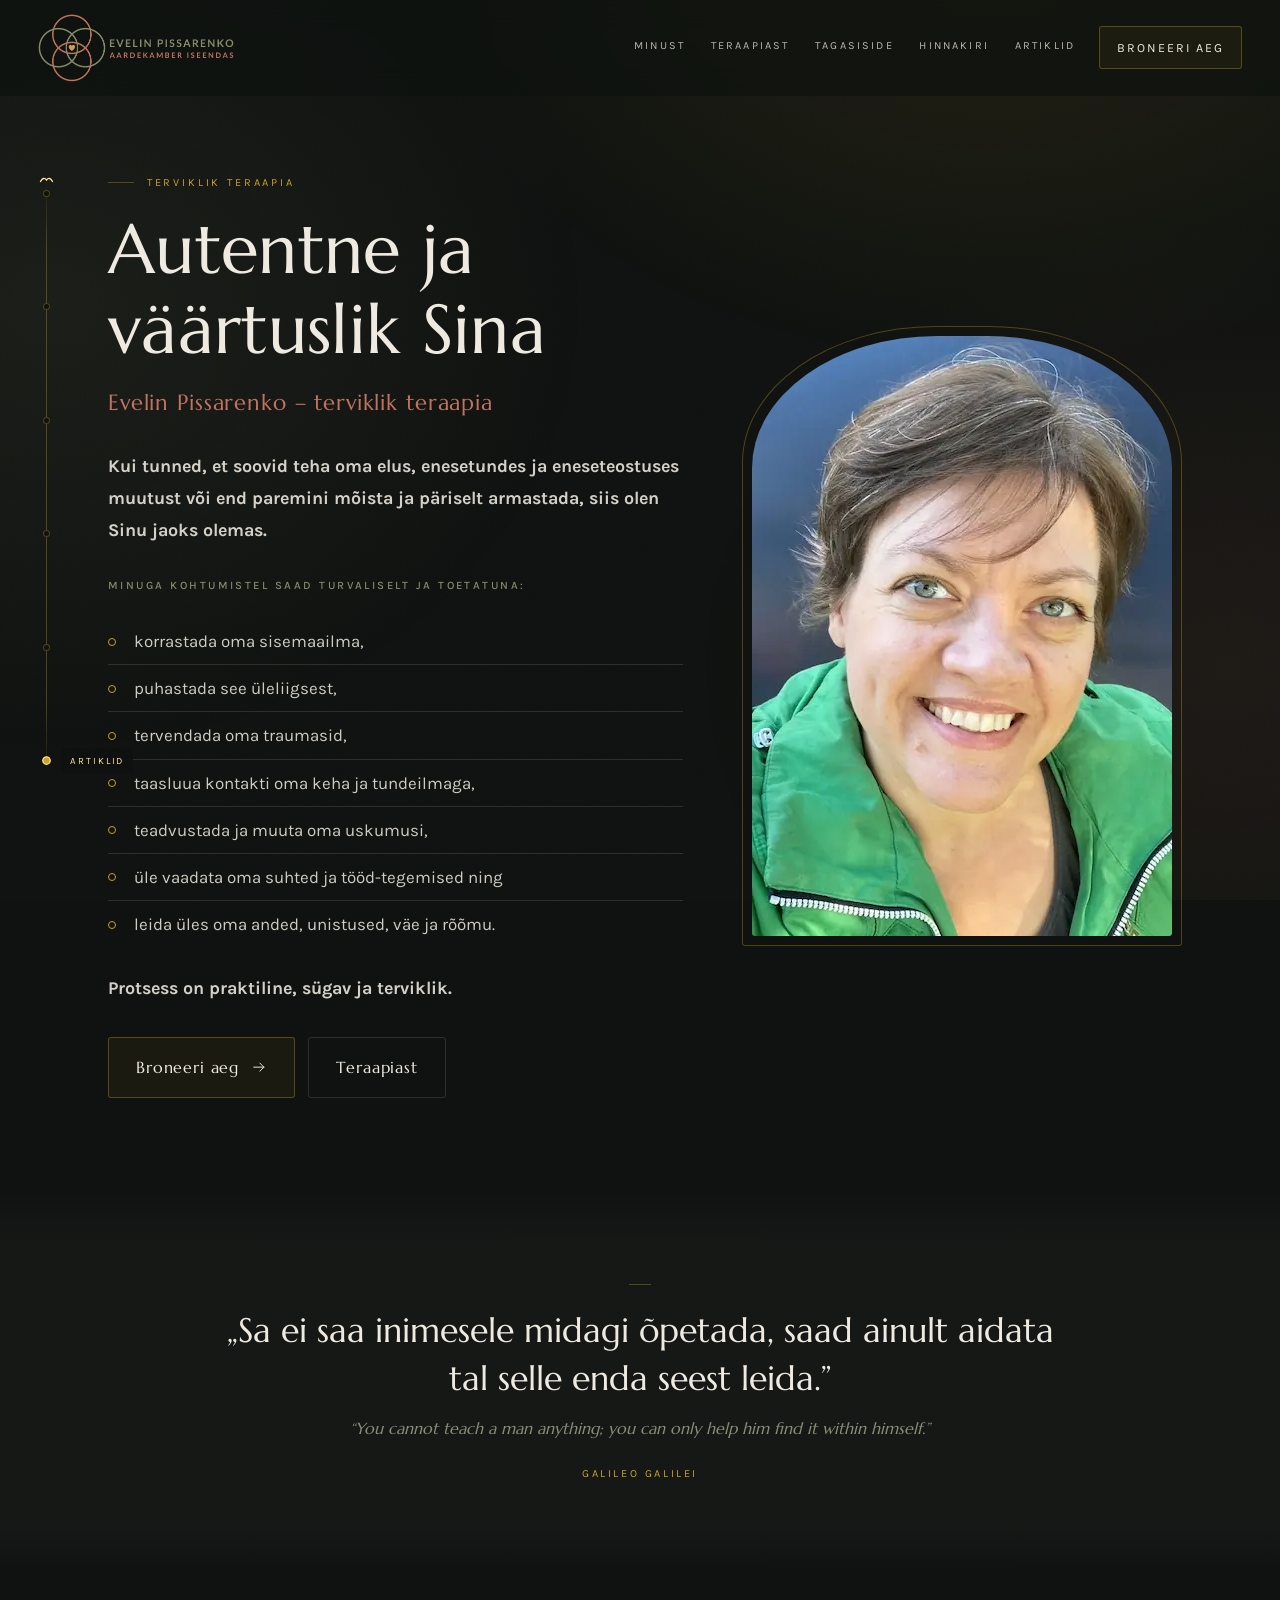
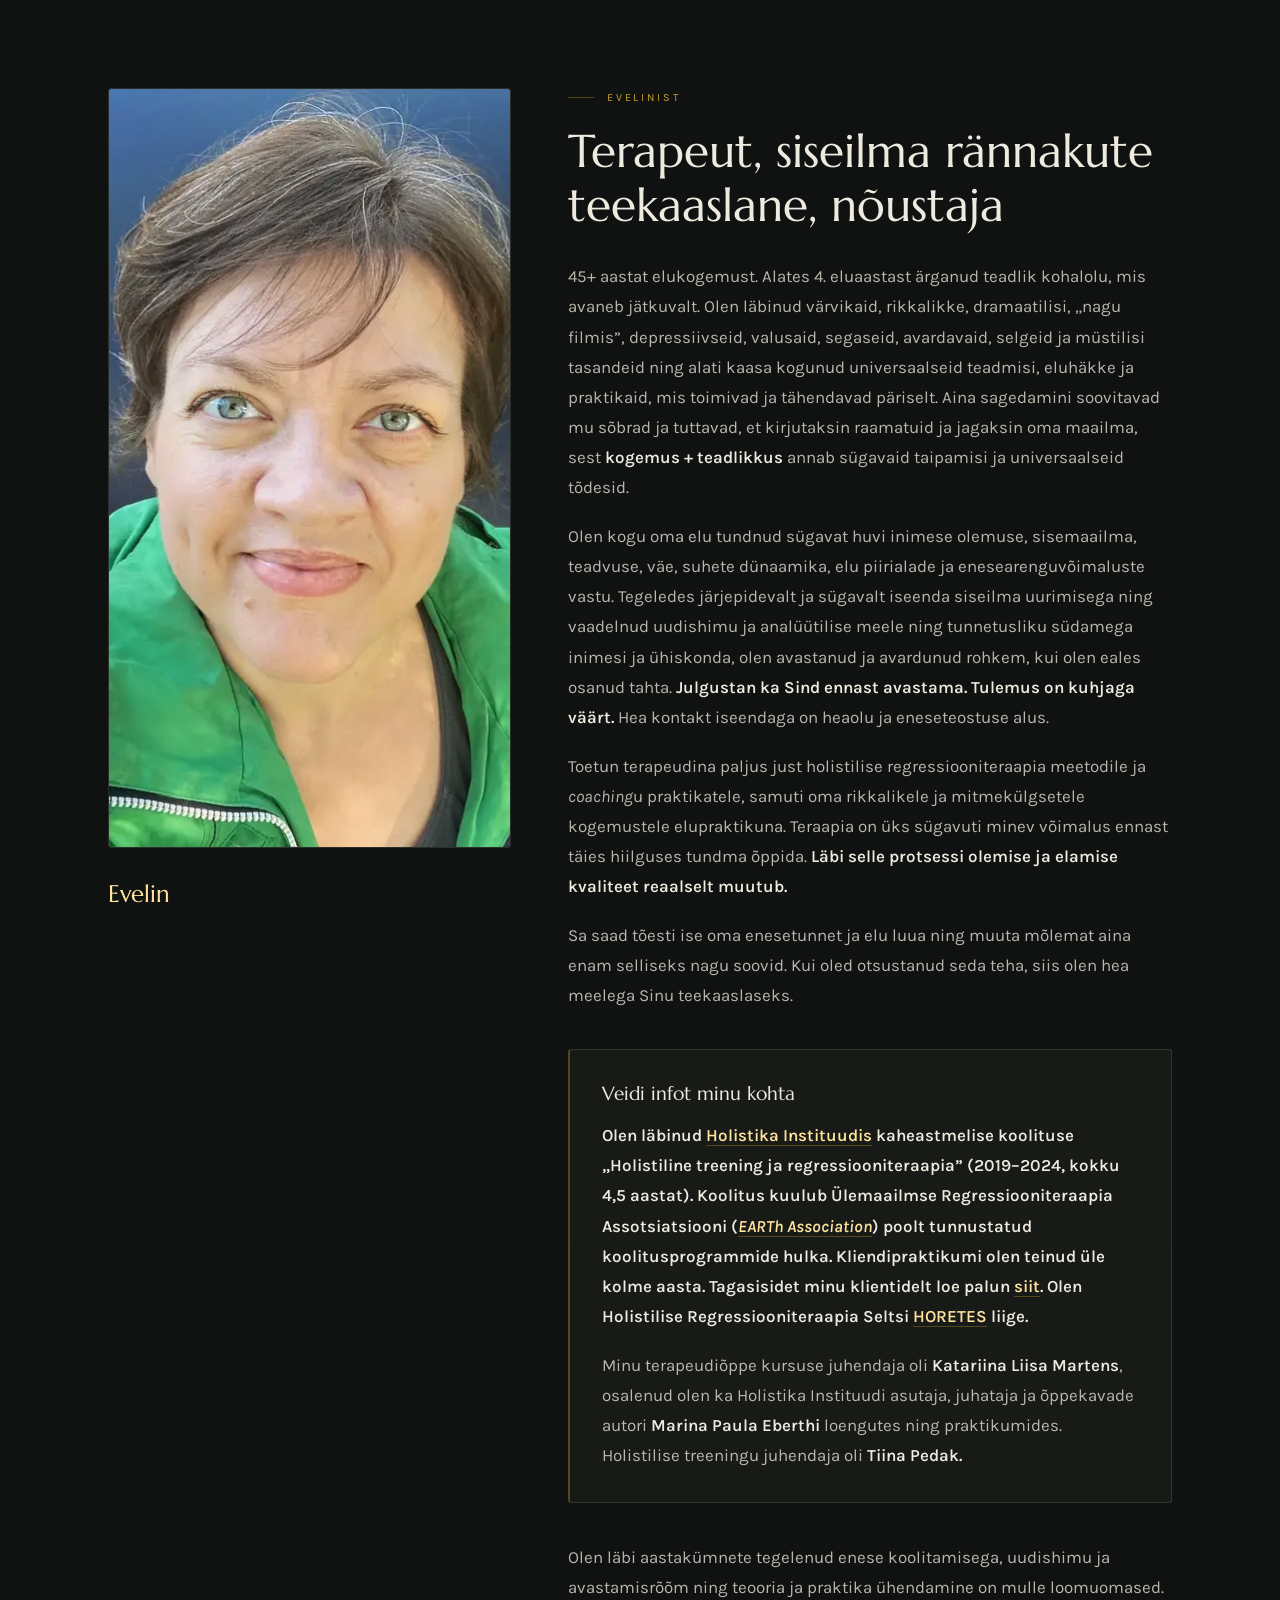
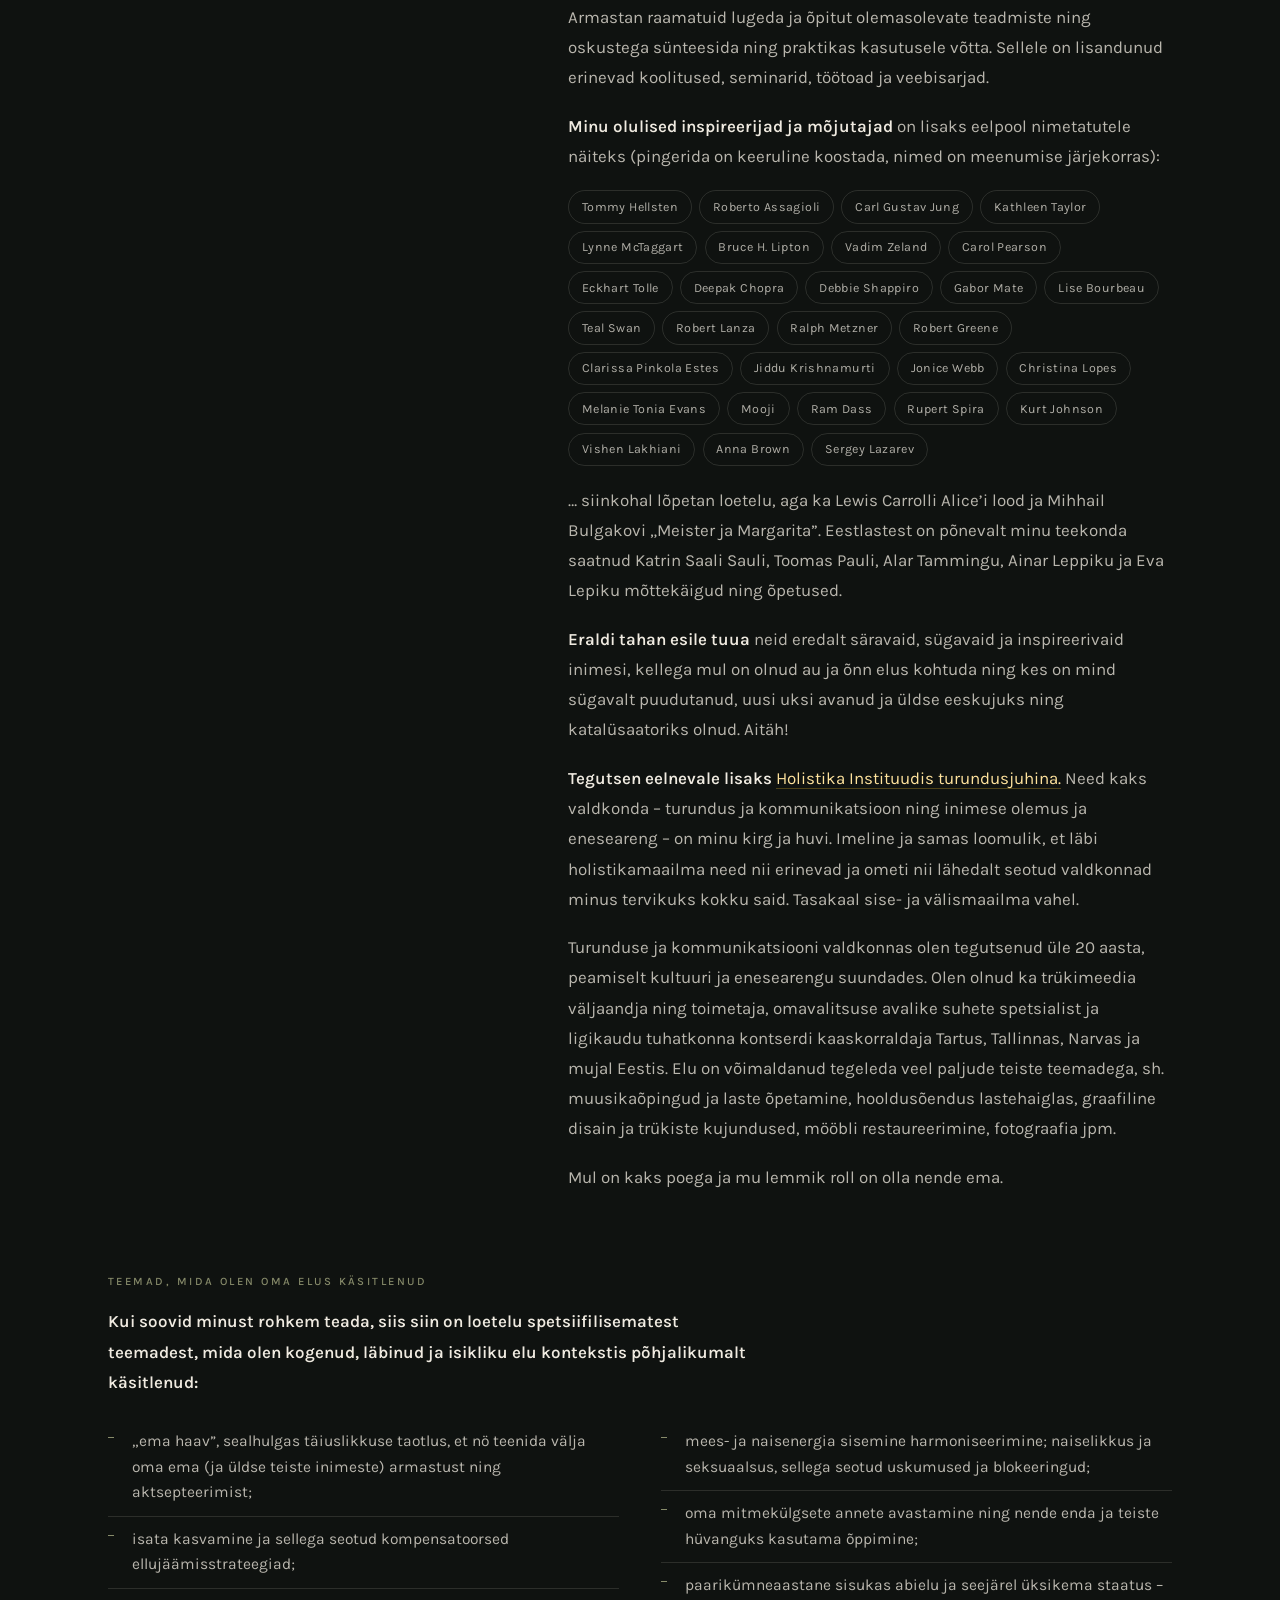
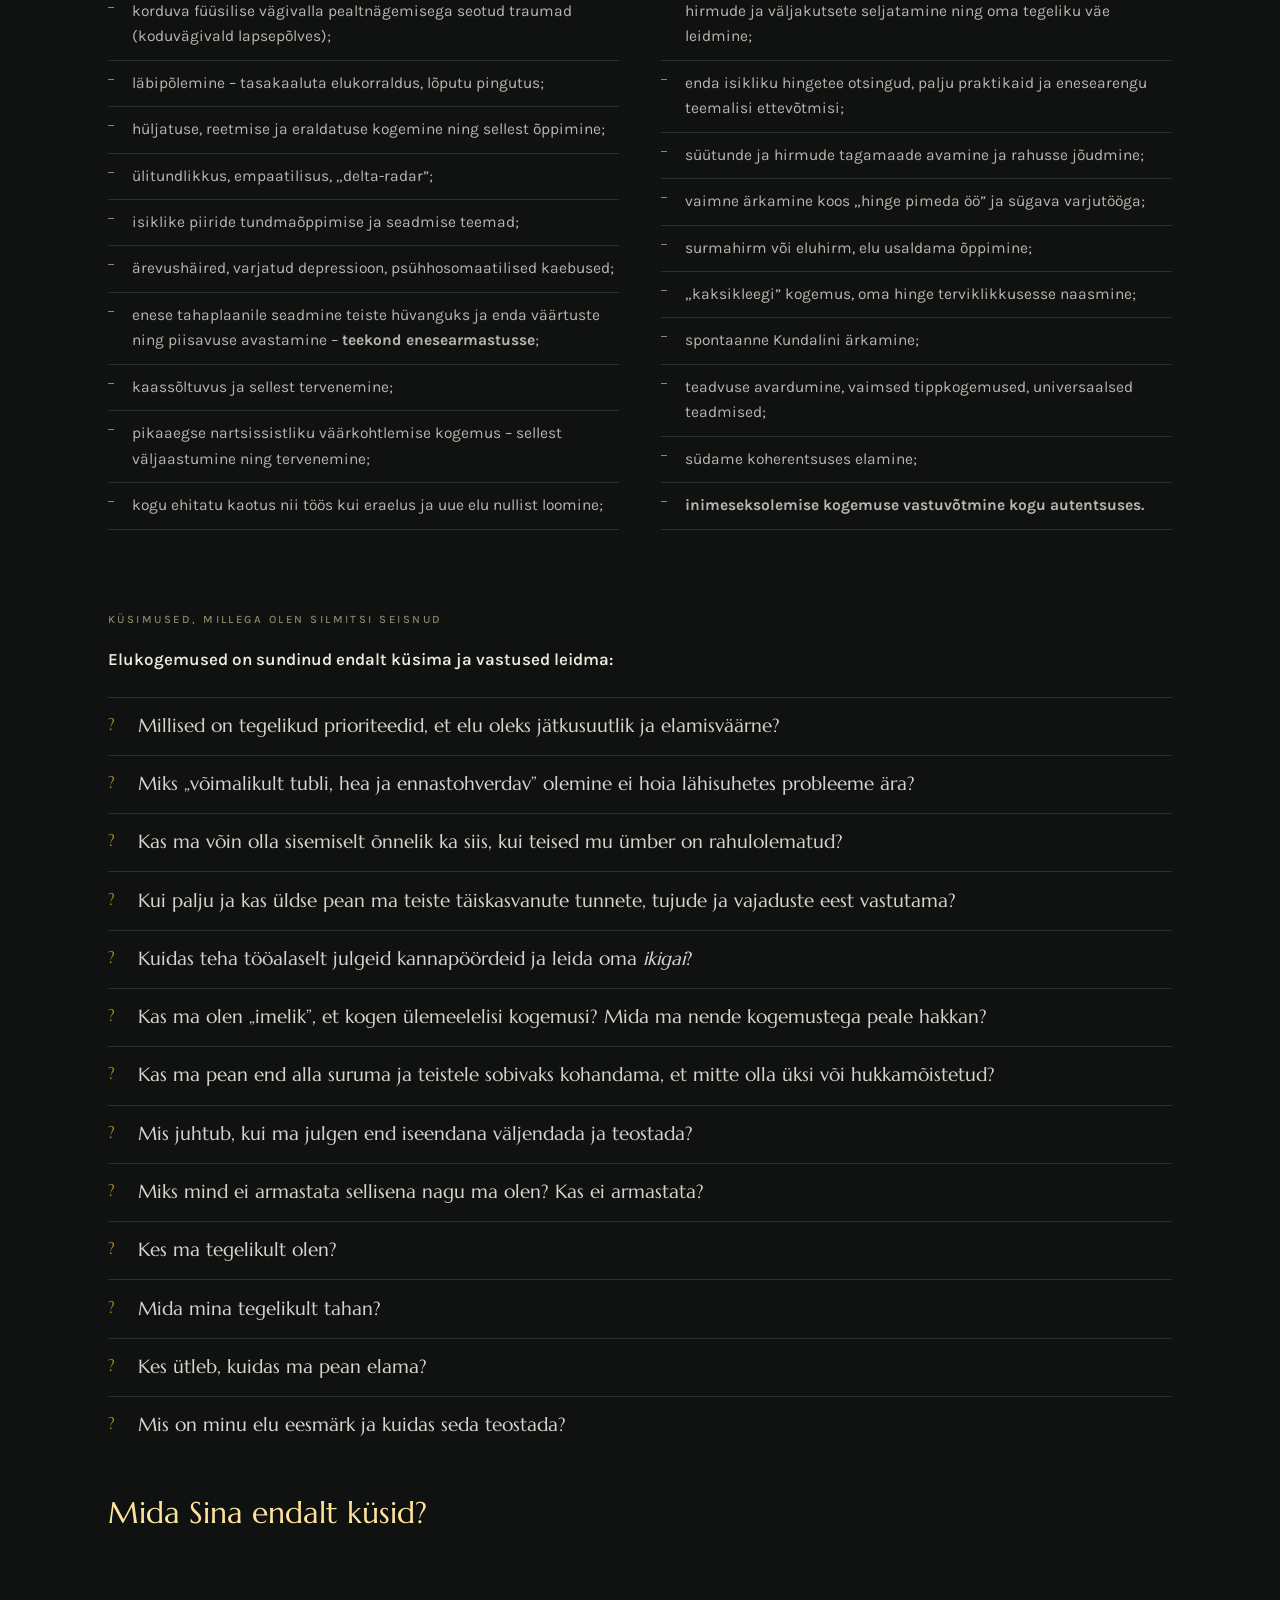
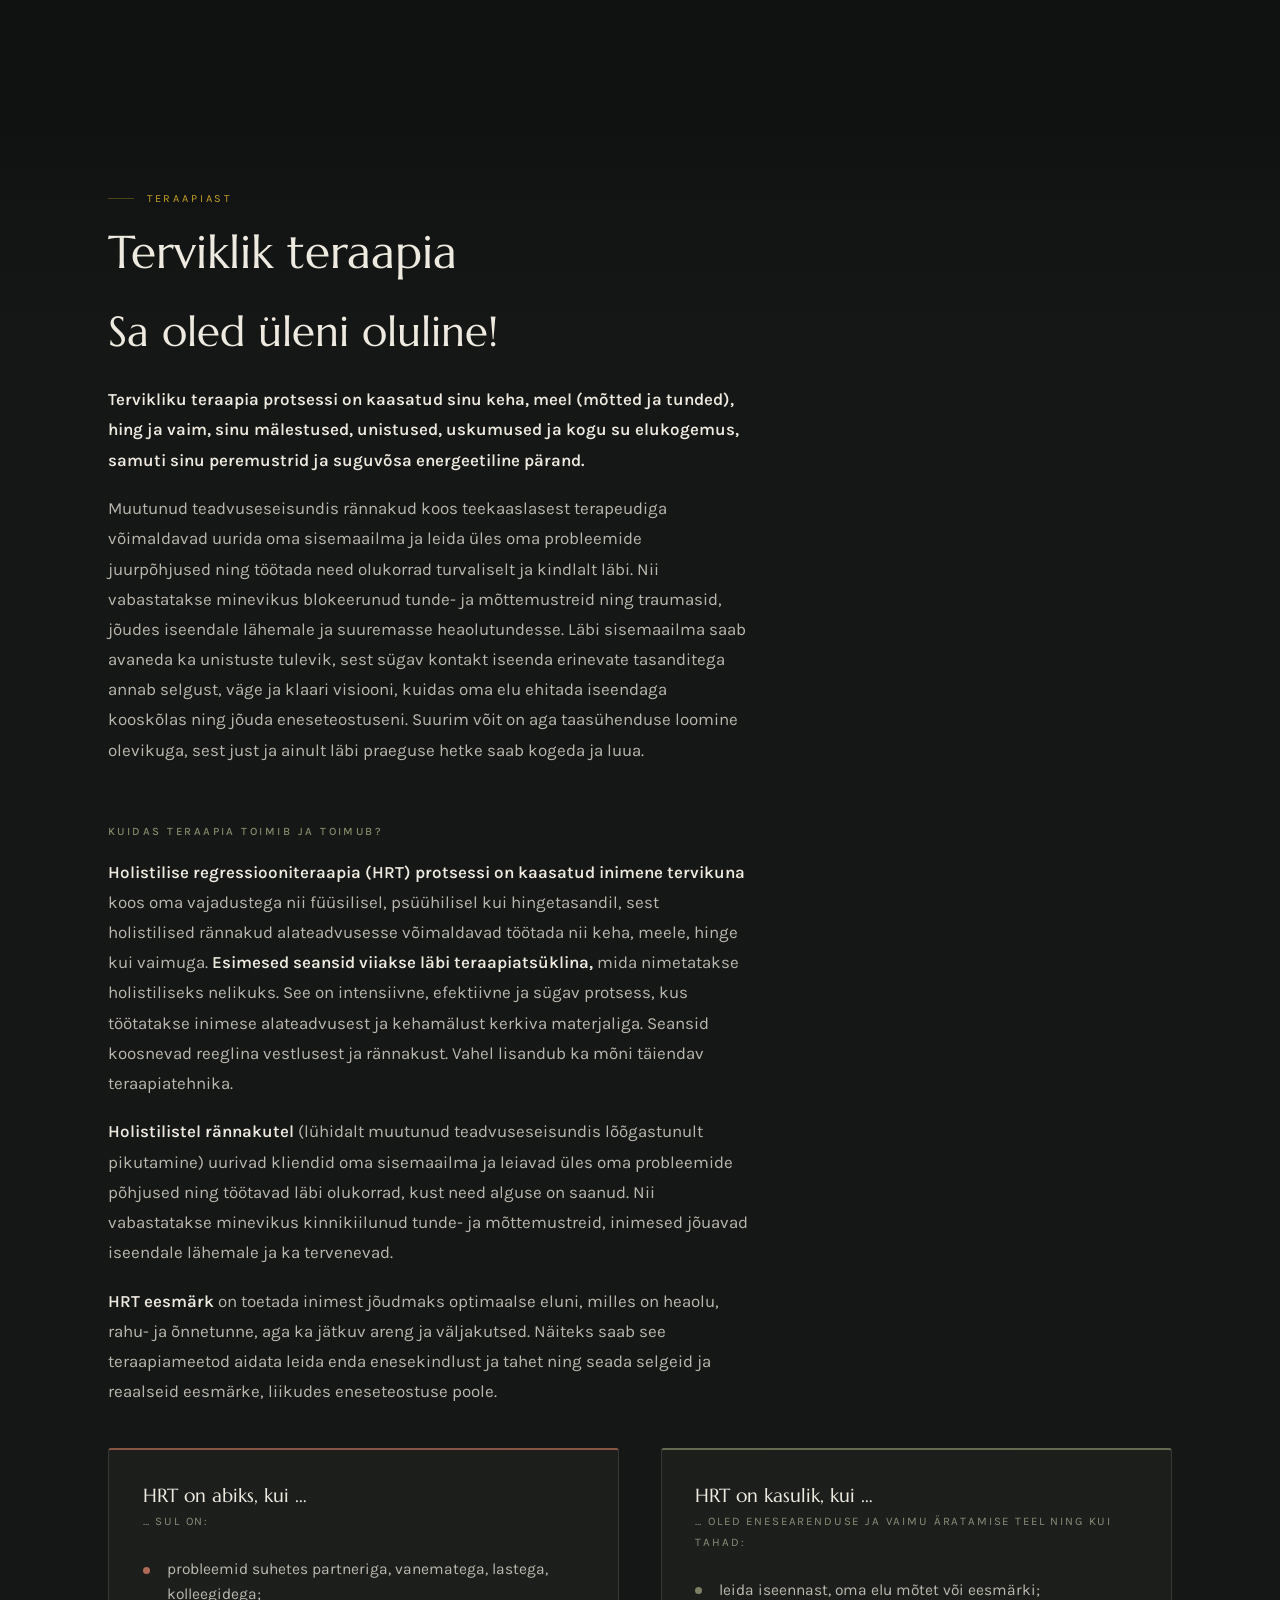
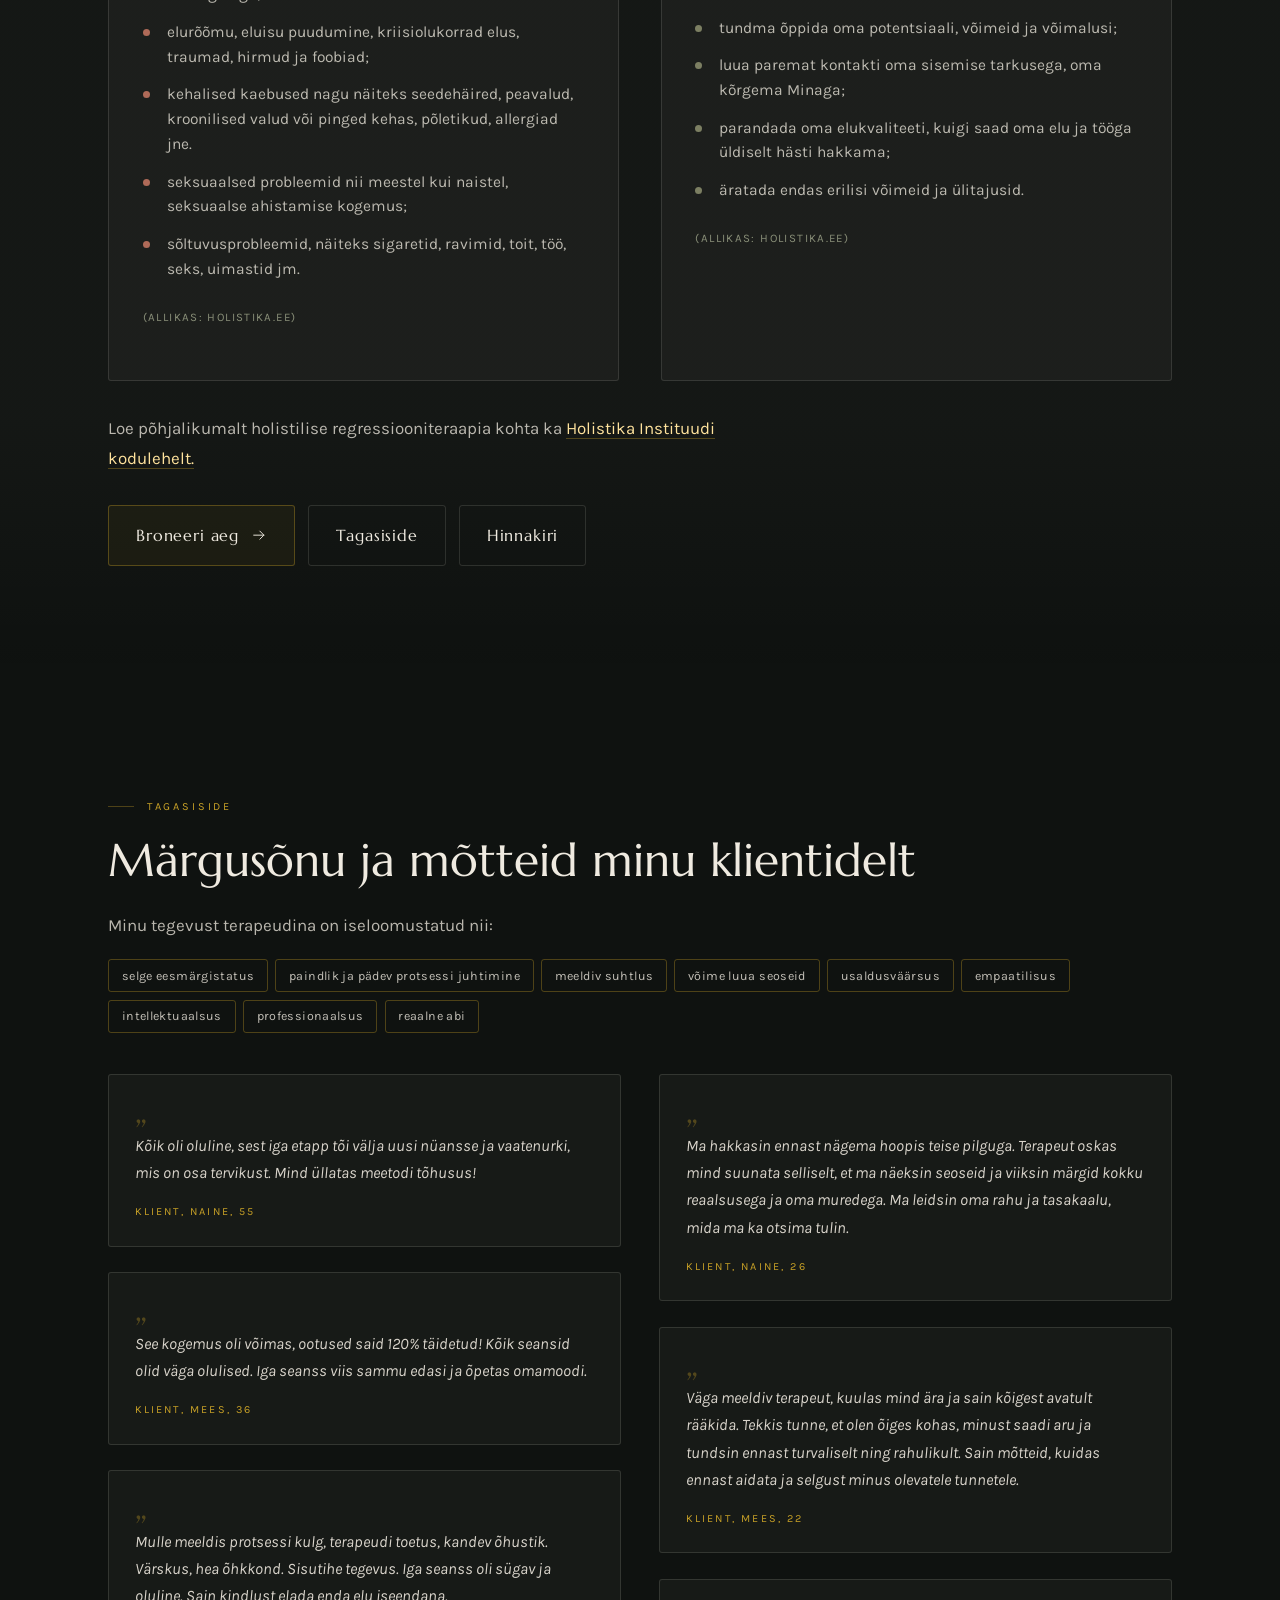
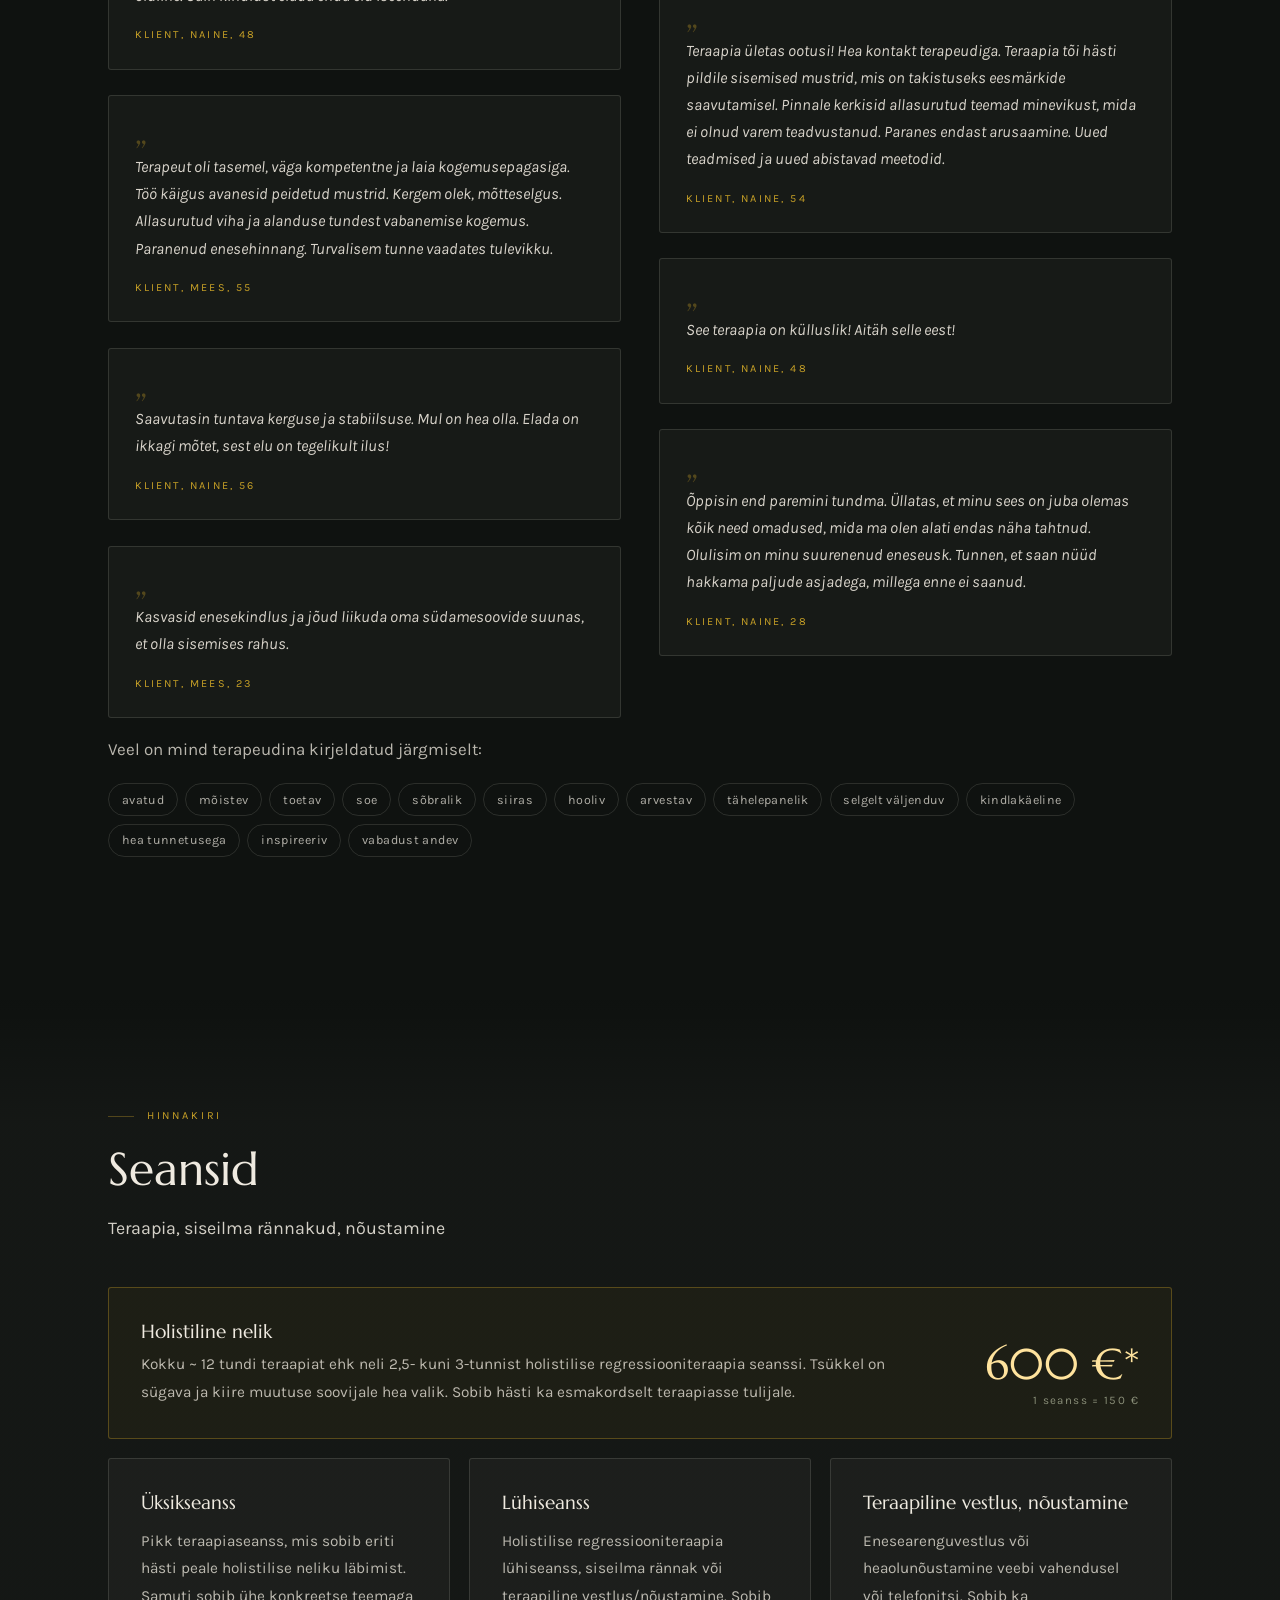
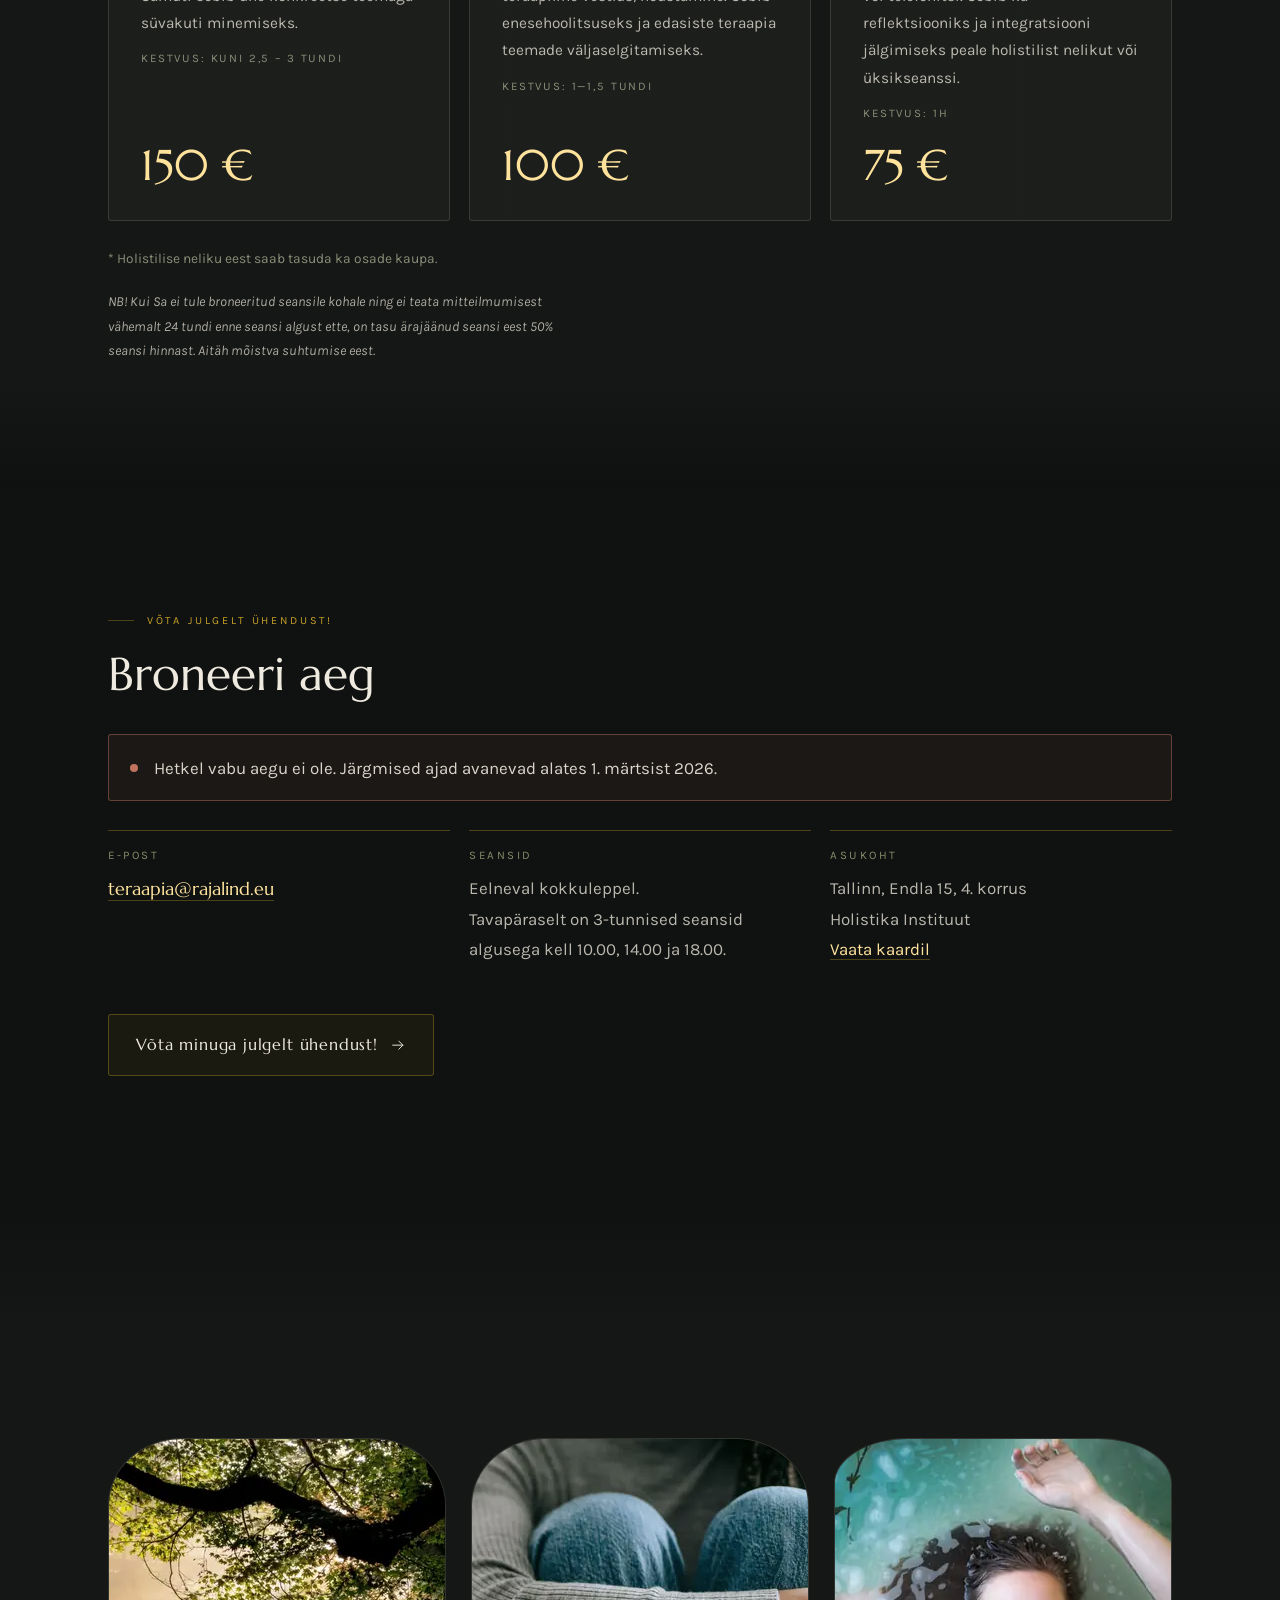
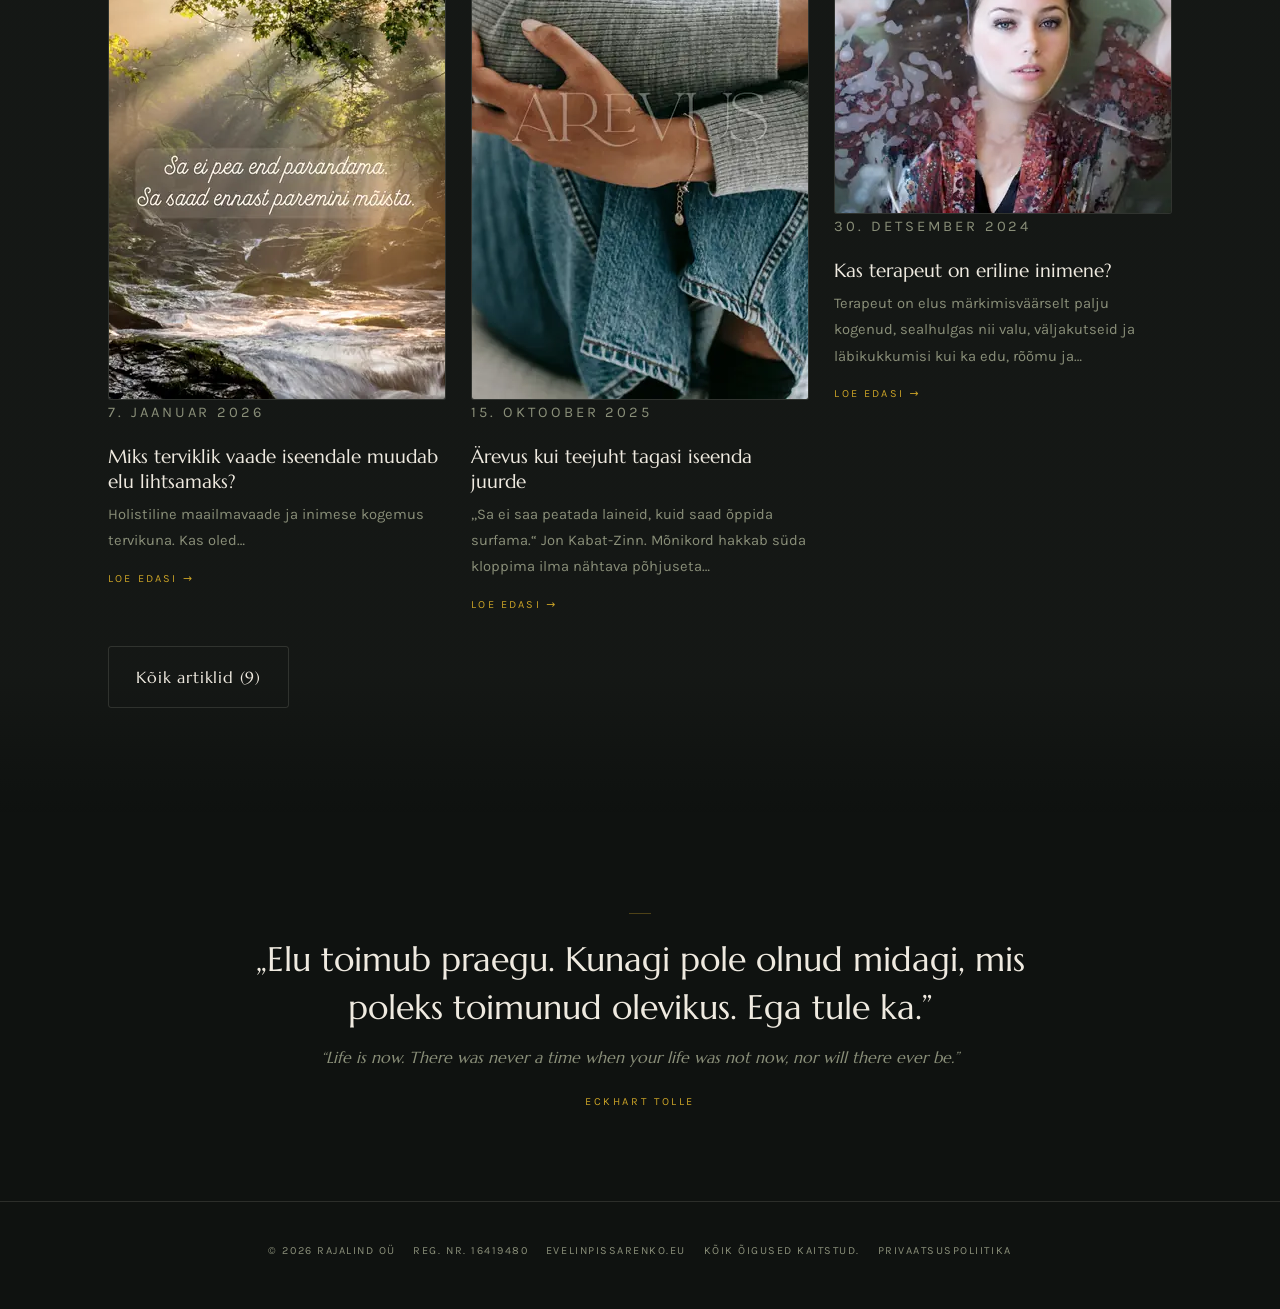
<file: index-rajalind.html>
<!doctype html>
<html lang="et">
<head>
<meta charset="utf-8">
<meta name="viewport" content="width=device-width, initial-scale=1">
<title>Evelin Pissarenko | Terviklik teraapia – terapeut, siseilma rännakute teekaaslane, nõustaja</title>
<meta name="description" content="Autentne ja õnnelik Sina – avasta aardekamber iseendas! Holistiline regressiooniteraapia, siseilma rännakud ja nõustamine. Evelin Pissarenko, Tallinn.">
<link rel="canonical" href="https://teraapia.rajalind.eu/">
<meta name="robots" content="max-image-preview:large">
<meta name="theme-color" content="#0F1210">
<meta property="og:type" content="website">
<meta property="og:site_name" content="Evelin Pissarenko | Terviklik teraapia">
<meta property="og:locale" content="et_EE">
<meta property="og:title" content="Evelin Pissarenko | Terviklik teraapia – terapeut, siseilma rännakute teekaaslane, nõustaja">
<meta property="og:description" content="Autentne ja õnnelik Sina – avasta aardekamber iseendas!">
<meta property="og:url" content="https://teraapia.rajalind.eu/">
<meta property="og:image" content="https://teraapia.rajalind.eu/wp-content/uploads/2024/09/ep.eu_.preview.png">
<meta name="twitter:card" content="summary_large_image">
<link rel="icon" type="image/webp" href="assets/icon.webp">
<link rel="preconnect" href="https://fonts.googleapis.com">
<link rel="preconnect" href="https://fonts.gstatic.com" crossorigin>
<link href="https://fonts.googleapis.com/css2?family=Marcellus&family=Karla:ital,wght@0,400;0,500;0,600;1,400&display=swap" rel="stylesheet">
<script type="application/ld+json">
{"@context":"https://schema.org","@type":"HealthAndBeautyBusiness","name":"Evelin Pissarenko – terviklik teraapia","url":"https://teraapia.rajalind.eu/","email":"teraapia@rajalind.eu","image":"https://teraapia.rajalind.eu/wp-content/uploads/2024/09/EP-09.24.jpg","description":"Holistiline regressiooniteraapia, siseilma rännakud ja nõustamine.","address":{"@type":"PostalAddress","streetAddress":"Endla 15, 4. korrus","addressLocality":"Tallinn","addressCountry":"EE"},"founder":{"@type":"Person","name":"Evelin Pissarenko","jobTitle":"Terapeut, nõustaja"},"parentOrganization":{"@type":"Organization","name":"Rajalind OÜ","identifier":"16419480","url":"https://rajalind.eu/"},"priceRange":"75–600 €"}
</script>
<link rel="stylesheet" href="styles.css">
</head>
<body id="top">

<div class="sky" aria-hidden="true"></div>
<div class="grain" aria-hidden="true"></div>
<div class="progress" id="prog" aria-hidden="true"></div>

<a class="skip" href="#sisu">Liigu sisu juurde</a>

<header class="topbar" id="topbar">
  <a class="brand" href="#top" aria-label="Evelin Pissarenko – avaleht">
    <img src="assets/logo.webp" width="779" height="271" alt="Evelin Pissarenko – aardekamber iseendas">
  </a>
  <nav class="mainnav" aria-label="Peamenüü">
    <a href="#evelinist">Minust</a>
    <a href="#teraapiast">Teraapiast</a>
    <a href="#tagasiside">Tagasiside</a>
    <a href="#hinnakiri">Hinnakiri</a>
    <a href="#blogi">Artiklid</a>
  </nav>
  <a class="btn btn--sm" href="#kontakt">Broneeri aeg</a>
  <button class="menu-toggle" id="menuBtn" aria-expanded="false" aria-controls="drawer">
    <svg viewBox="0 0 24 24" fill="none" stroke="currentColor" stroke-width="1.5" aria-hidden="true"><path d="M3 7h18M3 12h18M3 17h18"/></svg>
    Menüü
  </button>
</header>

<div class="drawer" id="drawer" role="dialog" aria-modal="true" aria-label="Menüü">
  <button class="close" id="menuClose" aria-label="Sulge menüü">&times;</button>
  <a href="#evelinist">Minust</a>
  <a href="#teraapiast">Teraapiast</a>
  <a href="#tagasiside">Tagasiside</a>
  <a href="#hinnakiri">Hinnakiri</a>
  <a href="#kontakt">Kontakt</a>
  <a href="#blogi">Artiklid</a>
</div>

<nav class="spine" id="spine" aria-label="Lehe teekond">
  <div class="rail"></div>
  <div class="fill" id="spineFill"></div>
  <svg class="bird" id="spineBird" viewBox="-10 -6 20 12" aria-hidden="true"><path d="M -8 2 Q -4 -5 0 0 Q 4 -5 8 2"/></svg>
  <ul class="stops" id="stops">
    <li><a href="#evelinist" data-target="evelinist"><span>Minust</span></a></li>
    <li><a href="#teraapiast" data-target="teraapiast"><span>Teraapiast</span></a></li>
    <li><a href="#tagasiside" data-target="tagasiside"><span>Tagasiside</span></a></li>
    <li><a href="#hinnakiri" data-target="hinnakiri"><span>Hinnakiri</span></a></li>
    <li><a href="#kontakt" data-target="kontakt"><span>Kontakt</span></a></li>
    <li><a href="#blogi" data-target="blogi"><span>Artiklid</span></a></li>
  </ul>
</nav>

<main id="sisu">

<!-- ============ HERO ============ -->
<section class="hero sec">
  <div class="wrap hero-grid">
    <div class="rv">
      <p class="eyebrow">Terviklik teraapia</p>
      <h1>Autentne ja väärtuslik Sina</h1>
      <p class="sub">Evelin Pissarenko – terviklik teraapia</p>
      <p class="lead"><strong>Kui tunned, et soovid teha oma elus, enesetundes ja eneseteostuses muutust või end paremini mõista ja päriselt armastada, siis olen Sinu jaoks olemas.</strong></p>
      <p class="kicker" style="margin-top:1.8rem;">Minuga kohtumistel saad turvaliselt ja toetatuna:</p>
      <ul class="doors">
        <li>korrastada oma sisemaailma,</li>
        <li>puhastada see üleliigsest,</li>
        <li>tervendada oma traumasid,</li>
        <li>taasluua kontakti oma keha ja tundeilmaga,</li>
        <li>teadvustada ja muuta oma uskumusi,</li>
        <li>üle vaadata oma suhted ja tööd-tegemised ning</li>
        <li>leida üles oma anded, unistused, väe ja rõõmu.</li>
      </ul>
      <p class="lead" style="margin-top:1.6rem;"><strong>Protsess on praktiline, sügav ja terviklik.</strong></p>
      <div class="btn-row">
        <a class="btn" href="#kontakt">Broneeri aeg
          <svg viewBox="0 0 24 24" fill="none" stroke="currentColor" stroke-width="1.4" stroke-linecap="round" stroke-linejoin="round" aria-hidden="true"><path d="M4 12h15M13 6l6 6-6 6"/></svg>
        </a>
        <a class="btn btn--ghost" href="#teraapiast">Teraapiast</a>
      </div>
    </div>
    <figure class="portal rv d2" style="margin:0;">
      <img src="assets/hero.webp" width="600" height="600" alt="Evelin Pissarenko" fetchpriority="high">
    </figure>
  </div>
</section>

<!-- ============ QUOTE ============ -->
<section class="band sec--tint">
  <div class="wrap rv">
    <blockquote>
      <span class="mark" aria-hidden="true"></span>
      <p class="et">„Sa ei saa inimesele midagi õpetada, saad ainult aidata tal selle enda seest leida.”
        <span class="en">“You cannot teach a man anything; you can only help him find it within himself.”</span>
      </p>
      <cite>Galileo Galilei</cite>
    </blockquote>
  </div>
</section>

<!-- ============ EVELINIST ============ -->
<section class="sec" id="evelinist">
  <div class="wrap">
    <div class="bio-grid">
      <figure class="bio-figure rv" style="margin:0;">
        <img src="assets/portrait.webp" width="760" height="760" alt="Evelin Pissarenko" loading="lazy">
        <p class="sig">Evelin</p>
      </figure>

      <div class="rv d1">
        <p class="eyebrow">Evelinist</p>
        <h2>Terapeut, siseilma rännakute teekaaslane, nõustaja</h2>

        <div class="prose" style="margin-top:1.8rem;">
          <p>45+ aastat elukogemust. Alates 4. eluaastast ärganud teadlik kohalolu, mis avaneb jätkuvalt. Olen läbinud värvikaid, rikkalikke, dramaatilisi, „nagu filmis”, depressiivseid, valusaid, segaseid, avardavaid, selgeid ja müstilisi tasandeid ning alati kaasa kogunud universaalseid teadmisi, eluhäkke ja praktikaid, mis toimivad ja tähendavad päriselt. Aina sagedamini soovitavad mu sõbrad ja tuttavad, et kirjutaksin raamatuid ja jagaksin oma maailma, sest <strong>kogemus + teadlikkus</strong> annab sügavaid taipamisi ja universaalseid tõdesid.</p>

          <p>Olen kogu oma elu tundnud sügavat huvi inimese olemuse, sisemaailma, teadvuse, väe, suhete dünaamika, elu piirialade ja enesearenguvõimaluste vastu. Tegeledes järjepidevalt ja sügavalt iseenda siseilma uurimisega ning vaadelnud uudishimu ja analüütilise meele ning tunnetusliku südamega inimesi ja ühiskonda, olen avastanud ja avardunud rohkem, kui olen eales osanud tahta. <strong>Julgustan ka Sind ennast avastama. Tulemus on kuhjaga väärt.</strong> Hea kontakt iseendaga on heaolu ja eneseteostuse alus.</p>

          <p>Toetun terapeudina paljus just holistilise regressiooniteraapia meetodile ja <em>coaching</em>u praktikatele, samuti oma rikkalikele ja mitmekülgsetele kogemustele elupraktikuna. Teraapia on üks sügavuti minev võimalus ennast täies hiilguses tundma õppida. <strong>Läbi selle protsessi olemise ja elamise kvaliteet reaalselt muutub.</strong></p>

          <p>Sa saad tõesti ise oma enesetunnet ja elu luua ning muuta mõlemat aina enam selliseks nagu soovid. Kui oled otsustanud seda teha, siis olen hea meelega Sinu teekaaslaseks.</p>
        </div>

        <div class="panel">
          <h4>Veidi infot minu kohta</h4>
          <div class="prose">
            <p><strong>Olen läbinud <a href="https://holistika.ee">Holistika Instituudis</a> kaheastmelise koolituse „Holistiline treening ja regressiooniteraapia” (2019–2024, kokku 4,5 aastat). Koolitus kuulub Ülemaailmse Regressiooniteraapia Assotsiatsiooni (<a href="https://earthassociation.org/recognized-training-programs-trainers/"><em>EARTh Association</em></a>) poolt tunnustatud koolitusprogrammide hulka. Kliendipraktikumi olen teinud üle kolme aasta. Tagasisidet minu klientidelt loe palun <a href="#tagasiside">siit</a>. Olen Holistilise Regressiooniteraapia Seltsi <a href="https://holistikud.ee">HORETES</a> liige.</strong></p>
            <p>Minu terapeudiõppe kursuse juhendaja oli <strong>Katariina Liisa Martens</strong>, osalenud olen ka Holistika Instituudi asutaja, juhataja ja õppekavade autori <strong>Marina Paula Eberthi</strong> loengutes ning praktikumides. Holistilise treeningu juhendaja oli <strong>Tiina Pedak.</strong></p>
          </div>
        </div>

        <div class="prose">
          <p>Olen läbi aastakümnete tegelenud enese koolitamisega, uudishimu ja avastamisrõõm ning teooria ja praktika ühendamine on mulle loomuomased. Armastan raamatuid lugeda ja õpitut olemasolevate teadmiste ning oskustega sünteesida ning praktikas kasutusele võtta. Sellele on lisandunud erinevad koolitused, seminarid, töötoad ja veebisarjad.</p>
          <p><strong>Minu olulised inspireerijad ja mõjutajad</strong> on lisaks eelpool nimetatutele näiteks (pingerida on keeruline koostada, nimed on meenumise järjekorras):</p>
        </div>
        <ul class="chips">
          <li>Tommy Hellsten</li><li>Roberto Assagioli</li><li>Carl Gustav Jung</li><li>Kathleen Taylor</li>
          <li>Lynne McTaggart</li><li>Bruce H. Lipton</li><li>Vadim Zeland</li><li>Carol Pearson</li>
          <li>Eckhart Tolle</li><li>Deepak Chopra</li><li>Debbie Shappiro</li><li>Gabor Mate</li>
          <li>Lise Bourbeau</li><li>Teal Swan</li><li>Robert Lanza</li><li>Ralph Metzner</li>
          <li>Robert Greene</li><li>Clarissa Pinkola Estes</li><li>Jiddu Krishnamurti</li><li>Jonice Webb</li>
          <li>Christina Lopes</li><li>Melanie Tonia Evans</li><li>Mooji</li><li>Ram Dass</li>
          <li>Rupert Spira</li><li>Kurt Johnson</li><li>Vishen Lakhiani</li><li>Anna Brown</li>
          <li>Sergey Lazarev</li>
        </ul>
        <div class="prose">
          <p>… siinkohal lõpetan loetelu, aga ka Lewis Carrolli Alice’i lood ja Mihhail Bulgakovi „Meister ja Margarita”. Eestlastest on põnevalt minu teekonda saatnud Katrin Saali Sauli, Toomas Pauli, Alar Tammingu, Ainar Leppiku ja Eva Lepiku mõttekäigud ning õpetused.</p>
          <p><strong>Eraldi tahan esile tuua</strong> neid eredalt säravaid, sügavaid ja inspireerivaid inimesi, kellega mul on olnud au ja õnn elus kohtuda ning kes on mind sügavalt puudutanud, uusi uksi avanud ja üldse eeskujuks ning katalüsaatoriks olnud. Aitäh!</p>
          <p><strong>Tegutsen eelnevale lisaks</strong> <a href="https://holistika.ee/author/evelin-pissarenko/">Holistika Instituudis turundusjuhina.</a> Need kaks valdkonda – turundus ja kommunikatsioon ning inimese olemus ja eneseareng – on minu kirg ja huvi. Imeline ja samas loomulik, et läbi holistikamaailma need nii erinevad ja ometi nii lähedalt seotud valdkonnad minus tervikuks kokku said. Tasakaal sise- ja välismaailma vahel.</p>
          <p>Turunduse ja kommunikatsiooni valdkonnas olen tegutsenud üle 20 aasta, peamiselt kultuuri ja enesearengu suundades. Olen olnud ka trükimeedia väljaandja ning toimetaja, omavalitsuse avalike suhete spetsialist ja ligikaudu tuhatkonna kontserdi kaaskorraldaja Tartus, Tallinnas, Narvas ja mujal Eestis. Elu on võimaldanud tegeleda veel paljude teiste teemadega, sh. muusikaõpingud ja laste õpetamine, hooldusõendus lastehaiglas, graafiline disain ja trükiste kujundused, mööbli restaureerimine, fotograafia jpm.</p>
          <p>Mul on kaks poega ja mu lemmik roll on olla nende ema.</p>
        </div>
      </div>
    </div>

    <div class="rv" style="margin-top:clamp(3rem,7vw,5rem);">
      <p class="kicker">Teemad, mida olen oma elus käsitlenud</p>
      <p class="prose"><strong>Kui soovid minust rohkem teada, siis siin on loetelu spetsiifilisematest teemadest, mida olen kogenud, läbinud ja isikliku elu kontekstis põhjalikumalt käsitlenud:</strong></p>
      <ul class="topics">
        <li>„ema haav”, sealhulgas täiuslikkuse taotlus, et nö teenida välja oma ema (ja üldse teiste inimeste) armastust ning aktsepteerimist;</li>
        <li>isata kasvamine ja sellega seotud kompensatoorsed ellujäämisstrateegiad;</li>
        <li>korduva füüsilise vägivalla pealtnägemisega seotud traumad (koduvägivald lapsepõlves);</li>
        <li>läbipõlemine – tasakaaluta elukorraldus, lõputu pingutus;</li>
        <li>hüljatuse, reetmise ja eraldatuse kogemine ning sellest õppimine;</li>
        <li>ülitundlikkus, empaatilisus, „delta-radar”;</li>
        <li>isiklike piiride tundmaõppimise ja seadmise teemad;</li>
        <li>ärevushäired, varjatud depressioon, psühhosomaatilised kaebused;</li>
        <li>enese tahaplaanile seadmine teiste hüvanguks ja enda väärtuste ning piisavuse avastamine – <strong>teekond enesearmastusse</strong>;</li>
        <li>kaassõltuvus ja sellest tervenemine;</li>
        <li>pikaaegse nartsissistliku väärkohtlemise kogemus – sellest väljaastumine ning tervenemine;</li>
        <li>kogu ehitatu kaotus nii töös kui eraelus ja uue elu nullist loomine;</li>
        <li>mees- ja naisenergia sisemine harmoniseerimine; naiselikkus ja seksuaalsus, sellega seotud uskumused ja blokeeringud;</li>
        <li>oma mitmekülgsete annete avastamine ning nende enda ja teiste hüvanguks kasutama õppimine;</li>
        <li>paarikümneaastane sisukas abielu ja seejärel üksikema staatus – hirmude ja väljakutsete seljatamine ning oma tegeliku väe leidmine;</li>
        <li>enda isikliku hingetee otsingud, palju praktikaid ja enesearengu teemalisi ettevõtmisi;</li>
        <li>süütunde ja hirmude tagamaade avamine ja rahusse jõudmine;</li>
        <li>vaimne ärkamine koos „hinge pimeda öö” ja sügava varjutööga;</li>
        <li>surmahirm või eluhirm, elu usaldama õppimine;</li>
        <li>„kaksikleegi” kogemus, oma hinge terviklikkusesse naasmine;</li>
        <li>spontaanne Kundalini ärkamine;</li>
        <li>teadvuse avardumine, vaimsed tippkogemused, universaalsed teadmised;</li>
        <li>südame koherentsuses elamine;</li>
        <li><strong>inimeseksolemise kogemuse vastuvõtmine kogu autentsuses.</strong></li>
      </ul>
    </div>

    <div class="rv" style="margin-top:clamp(3rem,7vw,5rem);">
      <p class="kicker">Küsimused, millega olen silmitsi seisnud</p>
      <p class="prose"><strong>Elukogemused on sundinud endalt küsima ja vastused leidma:</strong></p>
      <ol class="asks">
        <li>Millised on tegelikud prioriteedid, et elu oleks jätkusuutlik ja elamisväärne?</li>
        <li>Miks „võimalikult tubli, hea ja ennastohverdav” olemine ei hoia lähisuhetes probleeme ära?</li>
        <li>Kas ma võin olla sisemiselt õnnelik ka siis, kui teised mu ümber on rahulolematud?</li>
        <li>Kui palju ja kas üldse pean ma teiste täiskasvanute tunnete, tujude ja vajaduste eest vastutama?</li>
        <li>Kuidas teha tööalaselt julgeid kannapöördeid ja leida oma <em>ikigai</em>?</li>
        <li>Kas ma olen „imelik”, et kogen ülemeelelisi kogemusi? Mida ma nende kogemustega peale hakkan?</li>
        <li>Kas ma pean end alla suruma ja teistele sobivaks kohandama, et mitte olla üksi või hukkamõistetud?</li>
        <li>Mis juhtub, kui ma julgen end iseendana väljendada ja teostada?</li>
        <li>Miks mind ei armastata sellisena nagu ma olen? Kas ei armastata?</li>
        <li>Kes ma tegelikult olen?</li>
        <li>Mida mina tegelikult tahan?</li>
        <li>Kes ütleb, kuidas ma pean elama?</li>
        <li>Mis on minu elu eesmärk ja kuidas seda teostada?</li>
      </ol>
      <p class="punch">Mida Sina endalt küsid?</p>
    </div>
  </div>
</section>

<!-- ============ TERAAPIAST ============ -->
<section class="sec sec--tint" id="teraapiast">
  <div class="wrap">
    <div class="rv">
      <p class="eyebrow">Teraapiast</p>
      <h2>Terviklik teraapia</h2>
      <p class="statement" style="margin-top:1.6rem;">Sa oled üleni oluline!</p>
      <div class="prose">
        <p><strong>Tervikliku teraapia protsessi on kaasatud sinu keha, meel (mõtted ja tunded), hing ja vaim, sinu mälestused, unistused, uskumused ja kogu su elukogemus, samuti sinu peremustrid ja suguvõsa energeetiline pärand.</strong></p>
        <p>Muutunud teadvuseseisundis rännakud koos teekaaslasest terapeudiga võimaldavad uurida oma sisemaailma ja leida üles oma probleemide juurpõhjused ning töötada need olukorrad turvaliselt ja kindlalt läbi. Nii vabastatakse minevikus blokeerunud tunde- ja mõttemustreid ning traumasid, jõudes iseendale lähemale ja suuremasse heaolutundesse. Läbi sisemaailma saab avaneda ka unistuste tulevik, sest sügav kontakt iseenda erinevate tasanditega annab selgust, väge ja klaari visiooni, kuidas oma elu ehitada iseendaga kooskõlas ning jõuda eneseteostuseni. Suurim võit on aga taasühenduse loomine olevikuga, sest just ja ainult läbi praeguse hetke saab kogeda ja luua.</p>
      </div>
    </div>

    <div class="rv" style="margin-top:clamp(2.4rem,5vw,3.6rem);">
      <p class="kicker">Kuidas TERAAPIA toimib ja toimub?</p>
      <div class="prose">
        <p><strong>Holistilise regressiooniteraapia (HRT) protsessi on kaasatud inimene tervikuna</strong> koos oma vajadustega nii füüsilisel, psüühilisel kui hingetasandil, sest holistilised rännakud alateadvusesse võimaldavad töötada nii keha, meele, hinge kui vaimuga. <strong>Esimesed seansid viiakse läbi teraapiatsüklina,</strong> mida nimetatakse holistiliseks nelikuks. See on intensiivne, efektiivne ja sügav protsess, kus töötatakse inimese alateadvusest ja kehamälust kerkiva materjaliga. Seansid koosnevad reeglina vestlusest ja rännakust. Vahel lisandub ka mõni täiendav teraapiatehnika.</p>
        <p><strong>Holistilistel rännakutel</strong> (lühidalt muutunud teadvuseseisundis lõõgastunult pikutamine) uurivad kliendid oma sisemaailma ja leiavad üles oma probleemide põhjused ning töötavad läbi olukorrad, kust need alguse on saanud. Nii vabastatakse minevikus kinnikiilunud tunde- ja mõttemustreid, inimesed jõuavad iseendale lähemale ja ka tervenevad.</p>
        <p><strong>HRT eesmärk</strong> on toetada inimest jõudmaks optimaalse eluni, milles on heaolu, rahu- ja õnnetunne, aga ka jätkuv areng ja väljakutsed. Näiteks saab see teraapiameetod aidata leida enda enesekindlust ja tahet ning seada selgeid ja reaalseid eesmärke, liikudes eneseteostuse poole.</p>
      </div>
    </div>

    <div class="two rv">
      <div class="card card--clay">
        <h4>HRT on abiks, kui …</h4>
        <p class="dur" style="font-size:.72rem;letter-spacing:.16em;text-transform:uppercase;color:var(--muted);">… Sul on:</p>
        <ul class="ticks">
          <li>probleemid suhetes partneriga, vanematega, lastega, kolleegidega;</li>
          <li>elurõõmu, eluisu puudumine, kriisiolukorrad elus, traumad, hirmud ja foobiad;</li>
          <li>kehalised kaebused nagu näiteks seedehäired, peavalud, kroonilised valud või pinged kehas, põletikud, allergiad jne.</li>
          <li>seksuaalsed probleemid nii meestel kui naistel, seksuaalse ahistamise kogemus;</li>
          <li>sõltuvusprobleemid, näiteks sigaretid, ravimid, toit, töö, seks, uimastid jm.</li>
        </ul>
        <p class="note">(Allikas: holistika.ee)</p>
      </div>
      <div class="card card--olive">
        <h4>HRT on kasulik, kui …</h4>
        <p class="dur" style="font-size:.72rem;letter-spacing:.16em;text-transform:uppercase;color:var(--muted);">… oled enesearenduse ja vaimu äratamise teel ning kui tahad:</p>
        <ul class="ticks">
          <li>leida iseennast, oma elu mõtet või eesmärki;</li>
          <li>tundma õppida oma potentsiaali, võimeid ja võimalusi;</li>
          <li>luua paremat kontakti oma sisemise tarkusega, oma kõrgema Minaga;</li>
          <li>parandada oma elukvaliteeti, kuigi saad oma elu ja tööga üldiselt hästi hakkama;</li>
          <li>äratada endas erilisi võimeid ja ülitajusid.</li>
        </ul>
        <p class="note">(Allikas: holistika.ee)</p>
      </div>
    </div>

    <p class="prose rv" style="margin-top:2rem;">Loe põhjalikumalt holistilise regressiooniteraapia kohta ka <a href="https://holistika.ee/teraapia/holistiline-regressiooniteraapia/">Holistika Instituudi kodulehelt.</a></p>

    <div class="btn-row rv">
      <a class="btn" href="#kontakt">Broneeri aeg
        <svg viewBox="0 0 24 24" fill="none" stroke="currentColor" stroke-width="1.4" stroke-linecap="round" stroke-linejoin="round" aria-hidden="true"><path d="M4 12h15M13 6l6 6-6 6"/></svg>
      </a>
      <a class="btn btn--ghost" href="#tagasiside">Tagasiside</a>
      <a class="btn btn--ghost" href="#hinnakiri">Hinnakiri</a>
    </div>
  </div>
</section>

<!-- ============ TAGASISIDE ============ -->
<section class="sec" id="tagasiside">
  <div class="wrap">
    <div class="rv">
      <p class="eyebrow">Tagasiside</p>
      <h2>Märgusõnu ja mõtteid minu klientidelt</h2>
      <p class="prose" style="margin-top:1.4rem;">Minu tegevust terapeudina on iseloomustatud nii:</p>
      <ul class="chips chips--plain">
        <li>selge eesmärgistatus</li><li>paindlik ja pädev protsessi juhtimine</li><li>meeldiv suhtlus</li>
        <li>võime luua seoseid</li><li>usaldusväärsus</li><li>empaatilisus</li>
        <li>intellektuaalsus</li><li>professionaalsus</li><li>reaalne abi</li>
      </ul>
    </div>

    <div class="voices rv">
      <blockquote class="voice"><p>Kõik oli oluline, sest iga etapp tõi välja uusi nüansse ja vaatenurki, mis on osa tervikust. Mind üllatas meetodi tõhusus!</p><footer>Klient, naine, 55</footer></blockquote>
      <blockquote class="voice"><p>See kogemus oli võimas, ootused said 120% täidetud! Kõik seansid olid väga olulised. Iga seanss viis sammu edasi ja õpetas omamoodi.</p><footer>Klient, mees, 36</footer></blockquote>
      <blockquote class="voice"><p>Mulle meeldis protsessi kulg, terapeudi toetus, kandev õhustik. Värskus, hea õhkkond. Sisutihe tegevus. Iga seanss oli sügav ja oluline. Sain kindlust elada enda elu iseendana.</p><footer>Klient, naine, 48</footer></blockquote>
      <blockquote class="voice"><p>Terapeut oli tasemel, väga kompetentne ja laia kogemusepagasiga. Töö käigus avanesid peidetud mustrid. Kergem olek, mõtteselgus. Allasurutud viha ja alanduse tundest vabanemise kogemus. Paranenud enesehinnang. Turvalisem tunne vaadates tulevikku.</p><footer>Klient, mees, 55</footer></blockquote>
      <blockquote class="voice"><p>Saavutasin tuntava kerguse ja stabiilsuse. Mul on hea olla. Elada on ikkagi mõtet, sest elu on tegelikult ilus!</p><footer>Klient, naine, 56</footer></blockquote>
      <blockquote class="voice"><p>Kasvasid enesekindlus ja jõud liikuda oma südamesoovide suunas, et olla sisemises rahus.</p><footer>Klient, mees, 23</footer></blockquote>
      <blockquote class="voice"><p>Ma hakkasin ennast nägema hoopis teise pilguga. Terapeut oskas mind suunata selliselt, et ma näeksin seoseid ja viiksin märgid kokku reaalsusega ja oma muredega. Ma leidsin oma rahu ja tasakaalu, mida ma ka otsima tulin.</p><footer>Klient, naine, 26</footer></blockquote>
      <blockquote class="voice"><p>Väga meeldiv terapeut, kuulas mind ära ja sain kõigest avatult rääkida. Tekkis tunne, et olen õiges kohas, minust saadi aru ja tundsin ennast turvaliselt ning rahulikult. Sain mõtteid, kuidas ennast aidata ja selgust minus olevatele tunnetele.</p><footer>Klient, mees, 22</footer></blockquote>
      <blockquote class="voice"><p>Teraapia ületas ootusi! Hea kontakt terapeudiga. Teraapia tõi hästi pildile sisemised mustrid, mis on takistuseks eesmärkide saavutamisel. Pinnale kerkisid allasurutud teemad minevikust, mida ei olnud varem teadvustanud. Paranes endast arusaamine. Uued teadmised ja uued abistavad meetodid.</p><footer>Klient, naine, 54</footer></blockquote>
      <blockquote class="voice"><p>See teraapia on külluslik! Aitäh selle eest!</p><footer>Klient, naine, 48</footer></blockquote>
      <blockquote class="voice"><p>Õppisin end paremini tundma. Üllatas, et minu sees on juba olemas kõik need omadused, mida ma olen alati endas näha tahtnud. Olulisim on minu suurenenud eneseusk. Tunnen, et saan nüüd hakkama paljude asjadega, millega enne ei saanud.</p><footer>Klient, naine, 28</footer></blockquote>
    </div>

    <div class="rv">
      <p class="prose" style="margin-top:1rem;">Veel on mind terapeudina kirjeldatud järgmiselt:</p>
      <ul class="chips">
        <li>avatud</li><li>mõistev</li><li>toetav</li><li>soe</li><li>sõbralik</li><li>siiras</li><li>hooliv</li>
        <li>arvestav</li><li>tähelepanelik</li><li>selgelt väljenduv</li><li>kindlakäeline</li>
        <li>hea tunnetusega</li><li>inspireeriv</li><li>vabadust andev</li>
      </ul>
    </div>
  </div>
</section>

<!-- ============ HINNAKIRI ============ -->
<section class="sec sec--tint" id="hinnakiri">
  <div class="wrap">
    <div class="rv">
      <p class="eyebrow">Hinnakiri</p>
      <h2>Seansid</h2>
      <p class="lead" style="margin-top:1rem;">Teraapia, siseilma rännakud, nõustamine</p>
    </div>

    <div class="prices">
      <article class="price price--hero rv">
        <div>
          <h4>Holistiline nelik</h4>
          <p style="margin-top:.6rem;">Kokku ~ 12 tundi teraapiat ehk neli 2,5- kuni 3-tunnist holistilise regressiooniteraapia seanssi. Tsükkel on sügava ja kiire muutuse soovijale hea valik. Sobib hästi ka esmakordselt teraapiasse tulijale.</p>
        </div>
        <p class="amount">600 €*<small>1 seanss = 150 €</small></p>
      </article>

      <article class="price rv d1">
        <h4>Üksikseanss</h4>
        <p>Pikk teraapiaseanss, mis sobib eriti hästi peale holistilise neliku läbimist. Samuti sobib ühe konkreetse teemaga süvakuti minemiseks.</p>
        <p class="dur">Kestvus: kuni 2,5 – 3 tundi</p>
        <p class="amount">150 €</p>
      </article>

      <article class="price rv d2">
        <h4>Lühiseanss</h4>
        <p>Holistilise regressiooniteraapia lühiseanss, siseilma rännak või teraapiline vestlus/nõustamine. Sobib enesehoolitsuseks ja edasiste teraapia teemade väljaselgitamiseks.</p>
        <p class="dur">Kestvus: 1—1,5 tundi</p>
        <p class="amount">100 €</p>
      </article>

      <article class="price rv d3">
        <h4>Teraapiline vestlus, nõustamine</h4>
        <p>Enesearenguvestlus või heaolunõustamine veebi vahendusel või telefonitsi. Sobib ka reflektsiooniks ja integratsiooni jälgimiseks peale holistilist nelikut või üksikseanssi.</p>
        <p class="dur">Kestvus: 1h</p>
        <p class="amount">75 €</p>
      </article>
    </div>

    <div class="fineprint rv">
      <p>* Holistilise neliku eest saab tasuda ka osade kaupa.</p>
      <p><em>NB! Kui Sa ei tule broneeritud seansile kohale ning ei teata mitteilmumisest vähemalt 24 tundi enne seansi algust ette, on tasu ärajäänud seansi eest 50% seansi hinnast. Aitäh mõistva suhtumise eest.</em></p>
    </div>
  </div>
</section>

<!-- ============ KONTAKT ============ -->
<section class="sec" id="kontakt">
  <div class="wrap">
    <div class="rv">
      <p class="eyebrow">Võta julgelt ühendust!</p>
      <h2>Broneeri aeg</h2>
      <div class="status">
        <span class="dot" aria-hidden="true"></span>
        <p>Hetkel vabu aegu ei ole. Järgmised ajad avanevad alates 1. märtsist 2026.</p>
      </div>
      <div class="info">
        <div>
          <h4>E-post</h4>
          <p class="big"><a href="mailto:teraapia@rajalind.eu">teraapia@rajalind.eu</a></p>
        </div>
        <div>
          <h4>Seansid</h4>
          <p>Eelneval kokkuleppel.<br>Tavapäraselt on 3-tunnised seansid algusega kell 10.00, 14.00 ja 18.00.</p>
        </div>
        <div>
          <h4>Asukoht</h4>
          <p>Tallinn, Endla 15, 4. korrus<br>Holistika Instituut<br>
            <a href="https://maps.app.goo.gl/2zh1ALSTBmETVgGg9">Vaata kaardil</a></p>
        </div>
      </div>
      <div class="btn-row">
        <a class="btn" href="mailto:teraapia@rajalind.eu">Võta minuga julgelt ühendust!
          <svg viewBox="0 0 24 24" fill="none" stroke="currentColor" stroke-width="1.4" stroke-linecap="round" stroke-linejoin="round" aria-hidden="true"><path d="M4 12h15M13 6l6 6-6 6"/></svg>
        </a>
      </div>
    </div>
  </div>
</section>

<!-- ============ BLOGI ============ -->
<section class="sec sec--tint" id="blogi">
  <div class="wrap">
    <div class="rv">
      <p class="eyebrow">Inspiratsioon</p>
      <h2>Toetavat lugemist</h2>
    </div>
    <div class="posts">
      <a class="post rv" href="miks-terviklik-vaade-iseendale-muudab-elu-lihtsamaks/">
        <span class="thumb"><img src="assets/tervik-thumb.webp" width="448" height="560" alt="Miks terviklik vaade iseendale muudab elu lihtsamaks?" loading="lazy"></span>
        <p class="date">7. jaanuar 2026</p><h3>Miks terviklik vaade iseendale muudab elu lihtsamaks?</h3>
        <p>Holistiline maailmavaade ja inimese kogemus tervikuna. Kas oled…</p>
        <span class="more">Loe edasi →</span>
      </a>
      <a class="post rv d1" href="arevus-kui-teejuht-tagasi-iseenda-juurde/">
        <span class="thumb"><img src="assets/arevus-1-thumb.webp" width="448" height="560" alt="Ärevus kui teejuht tagasi iseenda juurde" loading="lazy"></span>
        <p class="date">15. oktoober 2025</p><h3>Ärevus kui teejuht tagasi iseenda juurde</h3>
        <p>„Sa ei saa peatada laineid, kuid saad õppida surfama.“ Jon Kabat-Zinn. Mõnikord hakkab süda kloppima ilma nähtava põhjuseta…</p>
        <span class="more">Loe edasi →</span>
      </a>
      <a class="post rv d2" href="kas-terapeut-on-eriline-inimene/">
        <span class="thumb"><img src="assets/woman-image-by-pexels-from-pixabay_1280-thumb.webp" width="560" height="374" alt="Kas terapeut on eriline inimene?" loading="lazy"></span>
        <p class="date">30. detsember 2024</p><h3>Kas terapeut on eriline inimene?</h3>
        <p>Terapeut on elus märkimisväärselt palju kogenud, sealhulgas nii valu, väljakutseid ja läbikukkumisi kui ka edu, rõõmu ja…</p>
        <span class="more">Loe edasi →</span>
      </a>
    </div>
    <div class="btn-row rv"><a class="btn btn--ghost" href="artiklid/">Kõik artiklid (9)</a></div>
  </div>
</section>

<!-- ============ QUOTE ============ -->
<section class="band">
  <div class="wrap rv">
    <blockquote>
      <span class="mark" aria-hidden="true"></span>
      <p class="et">„Elu toimub praegu. Kunagi pole olnud midagi, mis poleks toimunud olevikus. Ega tule ka.”
        <span class="en">“Life is now. There was never a time when your life was not now, nor will there ever be.”</span>
      </p>
      <cite>Eckhart Tolle</cite>
    </blockquote>
  </div>
</section>

</main>

<footer class="foot">
  <div class="wrap foot-in">
    <span>© 2026 Rajalind OÜ</span>
    <span>Reg. nr. 16419480</span>
    <a href="https://evelinpissarenko.eu">evelinpissarenko.eu</a>
    <span>Kõik õigused kaitstud.</span>
    <a href="privaatsuspoliitika/">Privaatsuspoliitika</a>
  </div>
</footer>

<script src="site.js"></script>
</body>
</html>
</file>
<file: styles.css>
/* ============ 1. tokens ============ */
:root{
  --ink:#0F1210;
  --ink-2:#141813;
  --panel:rgba(239,234,224,.035);
  --bone:#EFEAE0;
  --body:rgba(239,234,224,.76);
  --olive:#878B6A;
  --clay:#C0735F;
  --gold:#C9A227;
  --gold-hi:#FFE39D;
  --muted:#8A8F79;
  --hair:rgba(239,234,224,.13);
  --hair-gold:rgba(201,162,39,.34);
  --measure:64ch;
  --r:3px;
  color-scheme:dark;
}
*,*::before,*::after{box-sizing:border-box;}
html{scroll-behavior:smooth;scroll-padding-top:7rem;}
body{
  margin:0;background:var(--ink);color:var(--body);
  font-family:"Karla",system-ui,-apple-system,"Segoe UI",sans-serif;
  font-size:clamp(1rem,.97rem + .18vw,1.06rem);line-height:1.78;
  -webkit-font-smoothing:antialiased;text-rendering:optimizeLegibility;
  overflow-x:hidden;
}
img{max-width:100%;display:block;}
a{color:inherit;}
::selection{background:rgba(201,162,39,.28);}

/* ============ 2. atmosphere ============ */
.sky,.grain{position:fixed;inset:0;pointer-events:none;z-index:0;}
.sky{
  background:
    radial-gradient(70vmax 50vmax at 78% -6%, rgba(201,162,39,.11), transparent 66%),
    radial-gradient(60vmax 50vmax at 4% 34%, rgba(135,139,106,.10), transparent 70%),
    radial-gradient(58vmax 48vmax at 96% 74%, rgba(192,115,95,.09), transparent 72%);
}
.grain{
  opacity:.045;mix-blend-mode:overlay;
  background-image:url("data:image/svg+xml,%3Csvg xmlns='http://www.w3.org/2000/svg' width='180' height='180'%3E%3Cfilter id='n'%3E%3CfeTurbulence type='fractalNoise' baseFrequency='.8' numOctaves='3'/%3E%3C/filter%3E%3Crect width='100%25' height='100%25' filter='url(%23n)'/%3E%3C/svg%3E");
}

/* ============ 3. the trail (signature) ============ */
.spine{
  position:fixed;left:34px;top:20vh;bottom:14vh;width:26px;z-index:40;
  display:none;
}
.spine .rail{position:absolute;left:12px;top:0;bottom:0;width:1px;background:linear-gradient(180deg,transparent,var(--hair-gold) 12%,var(--hair-gold) 88%,transparent);}
.spine .fill{position:absolute;left:12px;top:0;width:1px;height:0;background:linear-gradient(180deg,rgba(201,162,39,.9),rgba(255,227,157,.9));box-shadow:0 0 10px rgba(201,162,39,.5);}
.spine .bird{position:absolute;left:5px;top:0;width:15px;height:9px;transform:translateY(-50%);color:var(--gold-hi);}
.spine .bird path{fill:none;stroke:currentColor;stroke-width:1.8;stroke-linecap:round;}
.stops{position:absolute;left:0;top:0;bottom:0;width:26px;margin:0;padding:0;list-style:none;
  display:flex;flex-direction:column;justify-content:space-between;}
.stops a{
  display:flex;align-items:center;gap:.7rem;height:26px;text-decoration:none;
  font-size:.6rem;letter-spacing:.2em;text-transform:uppercase;color:var(--muted);
  white-space:nowrap;
}
.stops a::before{
  content:"";width:7px;height:7px;border-radius:50%;margin-left:9px;flex:none;
  border:1px solid var(--hair-gold);background:var(--ink);
  transition:background .35s ease,border-color .35s ease,transform .35s ease;
}
.stops span{
  opacity:0;transform:translateX(-6px);transition:opacity .35s ease,transform .35s ease;
  background:rgba(15,18,16,.92);padding:.25rem .55rem;border-radius:2px;
}
.stops a:hover span,.stops a:focus-visible span,.stops a.on span{opacity:1;transform:none;}
.stops a:hover::before,.stops a.on::before{background:var(--gold);border-color:var(--gold-hi);transform:scale(1.25);}
.stops a.on{color:var(--gold-hi);}
@media (min-width:1280px){.spine{display:block;}}

.progress{position:fixed;left:0;top:0;height:2px;width:0;background:linear-gradient(90deg,var(--gold),var(--gold-hi));z-index:60;}
@media (min-width:1280px){.progress{display:none;}}

/* ============ 4. header ============ */
.skip{position:absolute;left:-9999px;top:0;z-index:99;background:var(--gold);color:#141207;padding:.7rem 1.1rem;}
.skip:focus{left:.6rem;top:.6rem;}
.topbar{
  position:sticky;top:0;z-index:50;
  display:flex;align-items:center;gap:1.5rem;
  padding:.85rem clamp(1.1rem,4vw,2.4rem);
  background:rgba(15,18,16,.72);
  backdrop-filter:blur(14px) saturate(1.2);
  -webkit-backdrop-filter:blur(14px) saturate(1.2);
  border-bottom:1px solid transparent;
  transition:border-color .4s ease,padding .4s ease,background .4s ease;
}
.topbar.stuck{border-bottom-color:var(--hair);padding-top:.6rem;padding-bottom:.6rem;}
.brand{margin-right:auto;display:block;line-height:0;}
.brand img{width:clamp(148px,17vw,196px);height:auto;transition:width .4s ease;}
.topbar.stuck .brand img{width:clamp(132px,14vw,166px);}
.mainnav{display:none;gap:1.6rem;}
.mainnav a{
  text-decoration:none;color:var(--body);
  font-size:.68rem;letter-spacing:.2em;text-transform:uppercase;
  padding-bottom:3px;border-bottom:1px solid transparent;
  transition:color .3s,border-color .3s;
}
.mainnav a:hover,.mainnav a:focus-visible{color:var(--gold-hi);border-bottom-color:var(--hair-gold);}
.menu-toggle{
  display:inline-flex;align-items:center;gap:.55rem;background:none;cursor:pointer;
  border:1px solid var(--hair);color:var(--bone);border-radius:var(--r);
  padding:.55rem .9rem;font:inherit;font-size:.68rem;letter-spacing:.18em;text-transform:uppercase;
}
.menu-toggle svg{width:14px;height:14px;}
@media (min-width:980px){.mainnav{display:flex;}.menu-toggle{display:none;}}

.drawer{
  position:fixed;inset:0;z-index:55;background:rgba(12,15,13,.97);
  backdrop-filter:blur(10px);
  display:flex;flex-direction:column;justify-content:center;gap:.4rem;
  padding:clamp(1.4rem,7vw,3rem);
  opacity:0;visibility:hidden;transition:opacity .35s ease,visibility .35s;
}
.drawer.open{opacity:1;visibility:visible;}
.drawer a{
  text-decoration:none;font-family:"Marcellus",Georgia,serif;color:var(--bone);
  font-size:clamp(1.5rem,7vw,2.1rem);padding:.45rem 0;border-bottom:1px solid var(--hair);
}
.drawer a:last-of-type{border-bottom:0;}
.drawer .close{position:absolute;top:1rem;right:1.1rem;background:none;border:0;color:var(--bone);font-size:1.6rem;cursor:pointer;line-height:1;padding:.4rem .6rem;}

/* ============ 5. layout ============ */
.wrap{width:100%;max-width:1160px;margin-inline:auto;padding-inline:clamp(1.2rem,5vw,3rem);position:relative;z-index:1;}
.sec{padding-block:clamp(4rem,9vw,7.5rem);position:relative;z-index:1;}
.sec--tint{background:linear-gradient(180deg,transparent,rgba(239,234,224,.028) 12%,rgba(239,234,224,.028) 88%,transparent);}
.rule{height:1px;background:var(--hair);border:0;margin:0;}

.eyebrow{
  display:flex;align-items:center;gap:.8rem;margin:0 0 1.1rem;
  font-size:.68rem;letter-spacing:.26em;text-transform:uppercase;color:var(--gold);
}
.eyebrow::before{content:"";width:26px;height:1px;background:var(--hair-gold);flex:none;}

h1,h2,h3,h4{font-family:"Marcellus",Georgia,serif;font-weight:400;color:var(--bone);line-height:1.16;margin:0;}
h1{font-size:clamp(2.3rem,6.2vw,4.3rem);letter-spacing:.005em;}
h2{font-size:clamp(1.85rem,4.1vw,2.9rem);}
h3{font-size:clamp(1.25rem,2.5vw,1.65rem);line-height:1.3;}
h4{font-size:clamp(1.05rem,1.9vw,1.2rem);}
.kicker{
  font-family:"Karla",sans-serif;font-size:.7rem;letter-spacing:.22em;
  text-transform:uppercase;color:var(--olive);margin:0 0 .9rem;font-weight:500;
}
p{margin:0 0 1.15rem;}
.prose{max-width:var(--measure);}
.prose p:last-child{margin-bottom:0;}
.prose strong{color:var(--bone);font-weight:600;}
.prose a,.linky{color:var(--gold-hi);text-decoration:none;border-bottom:1px solid var(--hair-gold);transition:border-color .3s,color .3s;}
.prose a:hover,.linky:hover{border-bottom-color:var(--gold-hi);}
.lead{font-size:clamp(1.08rem,1.4vw,1.22rem);color:rgba(239,234,224,.88);}

/* ============ 6. buttons ============ */
.btn{
  position:relative;display:inline-flex;align-items:center;gap:.75rem;
  padding:.95rem 1.7rem;border-radius:var(--r);text-decoration:none;overflow:hidden;
  font-family:"Marcellus",Georgia,serif;font-size:1.02rem;letter-spacing:.05em;
  border:1px solid var(--hair-gold);color:var(--bone);background:rgba(201,162,39,.06);
  transition:border-color .4s,color .4s,transform .4s cubic-bezier(.2,.7,.3,1);
}
.btn::before{
  content:"";position:absolute;inset:0;
  background:linear-gradient(100deg,transparent 8%,rgba(255,227,157,.16) 50%,transparent 92%);
  transform:translateX(-102%);transition:transform .8s cubic-bezier(.3,.8,.3,1);
}
.btn svg{width:1em;height:1em;flex:none;transition:transform .4s cubic-bezier(.2,.7,.3,1);}
.btn:hover,.btn:focus-visible{border-color:var(--gold-hi);color:#fff;transform:translateY(-2px);}
.btn:hover::before,.btn:focus-visible::before{transform:translateX(102%);}
.btn:hover svg,.btn:focus-visible svg{transform:translateX(5px);}
.btn--ghost{background:none;border-color:var(--hair);}
.btn--sm{padding:.6rem 1.05rem;font-size:.78rem;font-family:"Karla",sans-serif;letter-spacing:.16em;text-transform:uppercase;}
.btn-row{display:flex;flex-wrap:wrap;gap:.8rem;margin-top:2rem;}

a:focus-visible,button:focus-visible{outline:2px solid var(--gold-hi);outline-offset:3px;}

/* ============ 7. hero ============ */
.hero{padding-block:clamp(2.5rem,6vw,5rem) clamp(3.5rem,8vw,6rem);}
.hero-grid{display:grid;gap:clamp(2.2rem,5vw,4rem);align-items:center;}
.hero h1{margin-bottom:.9rem;}
.hero .sub{font-family:"Marcellus",serif;font-size:clamp(1.05rem,2.1vw,1.35rem);color:var(--clay);letter-spacing:.04em;margin:0 0 1.8rem;}
.portal{position:relative;justify-self:center;width:min(100%,420px);}
.portal img{
  width:100%;aspect-ratio:1;object-fit:cover;
  border-radius:44% 44% var(--r) var(--r) / 22% 22% var(--r) var(--r);
  filter:saturate(.92) contrast(1.02);
}
.portal::after{
  content:"";position:absolute;inset:-10px;pointer-events:none;
  border:1px solid var(--hair-gold);
  border-radius:44% 44% var(--r) var(--r) / 22% 22% var(--r) var(--r);
}
.doors{list-style:none;margin:1.4rem 0 0;padding:0;max-width:38rem;}
.doors li{
  position:relative;padding:.5rem 0 .5rem 1.6rem;
  border-bottom:1px solid var(--hair);color:rgba(239,234,224,.86);
}
.doors li:last-child{border-bottom:0;}
.doors li::before{
  content:"";position:absolute;left:0;top:1.15em;width:8px;height:8px;
  border:1px solid var(--gold);border-radius:50%;
}
@media (min-width:900px){
  .hero-grid{grid-template-columns:1.15fr .85fr;}
  .portal{justify-self:end;}
}

/* ============ 8. quote band ============ */
.band{padding-block:clamp(3.5rem,7vw,6rem);text-align:center;}
.band blockquote{margin:0 auto;max-width:52rem;}
.band .et{font-family:"Marcellus",serif;font-size:clamp(1.35rem,3.2vw,2.1rem);line-height:1.42;color:var(--bone);}
.band .en{display:block;margin-top:.9rem;font-style:italic;color:var(--muted);font-size:clamp(.9rem,1.6vw,1rem);}
.band cite{display:block;margin-top:1.5rem;font-style:normal;font-size:.68rem;letter-spacing:.24em;text-transform:uppercase;color:var(--gold);}
.band .mark{display:block;margin:0 auto 1.4rem;width:22px;height:1px;background:var(--hair-gold);}

/* ============ 9. bio ============ */
.bio-grid{display:grid;gap:clamp(2rem,5vw,3.6rem);align-items:start;}
.bio-figure{position:relative;}
.bio-figure img{
  width:100%;aspect-ratio:1;object-fit:cover;border-radius:var(--r);
  border:1px solid var(--hair);filter:saturate(.92);
}
.sig{font-family:"Marcellus",serif;font-size:1.5rem;color:var(--gold-hi);margin-top:1.6rem;}
@media (min-width:900px){
  .bio-grid{grid-template-columns:.8fr 1.2fr;}
  .bio-figure{position:sticky;top:6.5rem;}
}

.panel{
  border:1px solid var(--hair);border-left:2px solid var(--hair-gold);
  background:var(--panel);border-radius:var(--r);
  padding:clamp(1.3rem,3vw,2rem);margin:2.4rem 0;
}
.panel h4{margin-bottom:1rem;}

.chips{list-style:none;display:flex;flex-wrap:wrap;gap:.45rem;margin:1.2rem 0;padding:0;}
.chips li{
  font-size:.78rem;letter-spacing:.03em;color:rgba(239,234,224,.72);
  border:1px solid var(--hair);border-radius:999px;padding:.28rem .8rem;
  transition:border-color .3s,color .3s;
}
.chips li:hover{border-color:var(--hair-gold);color:var(--gold-hi);}
.chips--plain li{border-radius:var(--r);border-color:var(--hair-gold);color:rgba(239,234,224,.8);}

.topics{list-style:none;margin:1.4rem 0 0;padding:0;}
.topics li{
  padding:.62rem 0 .62rem 1.5rem;border-bottom:1px solid var(--hair);
  position:relative;font-size:.97rem;line-height:1.65;break-inside:avoid;
}
.topics li::before{content:"";position:absolute;left:0;top:1.15em;width:6px;height:1px;background:var(--olive);}
@media (min-width:760px){.topics{columns:2;column-gap:2.6rem;}}

.asks{list-style:none;margin:1.4rem 0 0;padding:0;}
.asks li{
  border-top:1px solid var(--hair);padding:.95rem 0 .95rem 1.9rem;position:relative;
  font-family:"Marcellus",serif;font-size:clamp(1.02rem,1.9vw,1.16rem);
  line-height:1.45;color:rgba(239,234,224,.9);
}
.asks li::before{
  content:"?";position:absolute;left:0;top:.95rem;
  font-family:"Marcellus",serif;font-size:1.05rem;color:var(--gold);opacity:.8;
}
.punch{
  margin-top:2rem;font-family:"Marcellus",serif;
  font-size:clamp(1.3rem,3vw,1.9rem);color:var(--gold-hi);
}

/* ============ 10. therapy ============ */
.statement{
  font-family:"Marcellus",serif;font-size:clamp(1.6rem,4vw,2.6rem);
  color:var(--bone);line-height:1.28;max-width:24ch;margin:0 0 1.6rem;
}
.two{display:grid;gap:clamp(1.6rem,4vw,2.6rem);margin-top:2.6rem;}
@media (min-width:860px){.two{grid-template-columns:1fr 1fr;}}
.card{
  border:1px solid var(--hair);border-radius:var(--r);
  background:var(--panel);padding:clamp(1.4rem,3vw,2.1rem);
}
.card--clay{border-top:2px solid rgba(192,115,95,.65);}
.card--olive{border-top:2px solid rgba(135,139,106,.7);}
.card h4{margin-bottom:.35rem;}
.card .note{font-size:.72rem;letter-spacing:.12em;text-transform:uppercase;color:var(--muted);margin-top:1.2rem;}
.ticks{list-style:none;margin:1.2rem 0 0;padding:0;}
.ticks li{position:relative;padding:.4rem 0 .4rem 1.5rem;font-size:.97rem;line-height:1.6;}
.ticks li::before{content:"";position:absolute;left:0;top:1em;width:7px;height:7px;border-radius:50%;background:currentColor;opacity:.55;}
.card--clay .ticks li::before{background:var(--clay);opacity:.9;}
.card--olive .ticks li::before{background:var(--olive);opacity:.9;}

/* ============ 11. voices ============ */
.voices{margin-top:2.6rem;}
@media (min-width:820px){.voices{columns:2;column-gap:2.4rem;}}
.voice{
  break-inside:avoid;margin:0 0 1.6rem;padding:1.5rem 1.6rem;
  border:1px solid var(--hair);border-radius:var(--r);background:var(--panel);
}
.voice p{font-style:italic;color:rgba(239,234,224,.9);margin:0 0 1rem;font-size:1rem;line-height:1.7;}
.voice footer{font-size:.68rem;letter-spacing:.2em;text-transform:uppercase;color:var(--gold);}
.voice::before{content:"„";display:block;font-family:"Marcellus",serif;font-size:2.4rem;line-height:.6;color:var(--hair-gold);margin-bottom:.6rem;}

/* ============ 12. prices ============ */
.prices{display:grid;gap:1.2rem;margin-top:2.6rem;}
.price{
  border:1px solid var(--hair);border-radius:var(--r);
  background:var(--panel);padding:clamp(1.4rem,3vw,2rem);
  display:flex;flex-direction:column;gap:.7rem;
}
.price--hero{border-color:var(--hair-gold);background:rgba(201,162,39,.055);}
@media (min-width:900px){
  .prices{grid-template-columns:repeat(3,1fr);}
  .price--hero{grid-column:1 / -1;display:grid;grid-template-columns:1.6fr auto;align-items:center;gap:clamp(1.5rem,4vw,3rem);}
  .price--hero .amount{margin-top:0;padding-top:0;text-align:right;}
}
.price h4{margin-bottom:.2rem;}
.price p{margin:0;font-size:.96rem;}
.price .dur{font-size:.72rem;letter-spacing:.16em;text-transform:uppercase;color:var(--muted);}
.price .amount{
  font-family:"Marcellus",serif;font-size:clamp(1.9rem,4vw,2.7rem);
  color:var(--gold-hi);line-height:1;margin-top:auto;padding-top:.6rem;
}
.price .amount small{display:block;font-family:"Karla",sans-serif;font-size:.72rem;letter-spacing:.12em;color:var(--muted);margin-top:.5rem;}
.fineprint{margin-top:1.6rem;font-size:.86rem;color:var(--muted);max-width:60ch;}
.fineprint em{color:rgba(239,234,224,.7);}

/* ============ 13. contact ============ */
.status{
  display:flex;gap:1rem;align-items:flex-start;
  border:1px solid rgba(192,115,95,.45);border-radius:var(--r);
  background:rgba(192,115,95,.07);padding:1.1rem 1.3rem;margin-top:2rem;
}
.status .dot{width:8px;height:8px;border-radius:50%;background:var(--clay);flex:none;margin-top:.65em;}
.status p{margin:0;color:rgba(239,234,224,.9);}
.info{display:grid;gap:1.2rem;margin-top:1.8rem;}
@media (min-width:820px){.info{grid-template-columns:repeat(3,1fr);}}
.info div{border-top:1px solid var(--hair-gold);padding-top:1.1rem;}
.info h4{font-size:.72rem;font-family:"Karla",sans-serif;letter-spacing:.22em;text-transform:uppercase;color:var(--olive);margin-bottom:.7rem;}
.info a{color:var(--gold-hi);text-decoration:none;border-bottom:1px solid var(--hair-gold);}
.info .big{font-family:"Marcellus",serif;font-size:1.15rem;color:var(--bone);}

/* ============ 14. posts ============ */
.posts{display:grid;gap:1.6rem;margin-top:2.6rem;}
@media (min-width:620px){.posts{grid-template-columns:repeat(2,1fr);}}
@media (min-width:980px){.posts{grid-template-columns:repeat(3,1fr);}}
.post{display:flex;flex-direction:column;text-decoration:none;}
.post .thumb{overflow:hidden;border-radius:22% 22% var(--r) var(--r) / 12% 12% var(--r) var(--r);border:1px solid var(--hair);}
.post img{width:100%;aspect-ratio:16/10;object-fit:cover;transition:transform .8s cubic-bezier(.2,.7,.3,1);filter:saturate(.9);}
.post:hover img{transform:scale(1.05);}
.post h3{margin:1.1rem 0 .5rem;font-size:1.2rem;transition:color .3s;}
.post:hover h3{color:var(--gold-hi);}
.post p{font-size:.92rem;color:var(--muted);margin:0;}
.post .more{margin-top:.9rem;font-size:.68rem;letter-spacing:.2em;text-transform:uppercase;color:var(--gold);}
.pager{display:flex;gap:.5rem;align-items:center;margin-top:2.4rem;}
.pager a,.pager span{
  min-width:38px;height:38px;display:inline-flex;align-items:center;justify-content:center;
  border:1px solid var(--hair);border-radius:var(--r);text-decoration:none;
  font-size:.85rem;color:var(--body);transition:border-color .3s,color .3s;
}
.pager a:hover{border-color:var(--hair-gold);color:var(--gold-hi);}
.pager .cur{border-color:var(--hair-gold);color:var(--gold-hi);background:rgba(201,162,39,.08);}

/* ============ 15. footer ============ */
.foot{border-top:1px solid var(--hair);padding-block:2.4rem 3rem;position:relative;z-index:1;}
.foot-in{
  display:flex;flex-wrap:wrap;justify-content:center;gap:.35rem 1.1rem;text-align:center;
  font-size:.68rem;letter-spacing:.14em;text-transform:uppercase;color:var(--muted);
}
.foot-in a{text-decoration:none;border-bottom:1px solid transparent;transition:color .3s,border-color .3s;}
.foot-in a:hover{color:var(--gold-hi);border-bottom-color:var(--hair-gold);}

/* ============ 16. motion ============ */
.rv{opacity:0;transform:translateY(18px);transition:opacity .9s cubic-bezier(.2,.7,.25,1),transform .9s cubic-bezier(.2,.7,.25,1);}
.rv.in{opacity:1;transform:none;}
.rv.d1{transition-delay:.08s;}.rv.d2{transition-delay:.16s;}.rv.d3{transition-delay:.24s;}
@media (prefers-reduced-motion:reduce){
  html{scroll-behavior:auto;}
  .rv{opacity:1;transform:none;transition:none;}
  .btn,.btn::before,.btn svg,.post img{transition:none;}
  .spine .bird{display:none;}
}

/* ============ 17. article + inner pages ============ */
.pagehead{padding-block:clamp(2.5rem,6vw,4.5rem) clamp(1.5rem,3vw,2.5rem);}
.pagehead h1{font-size:clamp(1.9rem,4.6vw,3.2rem);max-width:20ch;}
.pagehead .meta{font-size:.7rem;letter-spacing:.22em;text-transform:uppercase;color:var(--muted);margin:1.4rem 0 0;}
.article{max-width:70ch;margin-inline:auto;}
.article p{margin:0 0 1.35rem;}
.article p:first-of-type{font-size:1.1rem;color:rgba(239,234,224,.9);}
.article strong{color:var(--bone);font-weight:600;}
.article em{color:rgba(239,234,224,.86);}
.article h2,.article h3{margin:2.6rem 0 1rem;}
.article h2{font-size:clamp(1.4rem,3vw,1.9rem);}
.article h3{font-size:clamp(1.2rem,2.4vw,1.5rem);}
.article ul,.article ol{padding-left:1.2rem;margin:0 0 1.35rem;}
.article li{margin-bottom:.5rem;}
.article a{color:var(--gold-hi);text-decoration:none;border-bottom:1px solid var(--hair-gold);}
.article a:hover{border-bottom-color:var(--gold-hi);}
.article img{margin:2.2rem auto;border-radius:var(--r);border:1px solid var(--hair);max-width:100%;height:auto;}
.article blockquote{margin:2rem 0;padding-left:1.4rem;border-left:2px solid var(--hair-gold);font-family:"Marcellus",serif;font-size:1.2rem;color:var(--bone);}
.cover{margin:0 0 clamp(2rem,5vw,3.4rem);}
.cover img{width:100%;aspect-ratio:16/9;object-fit:cover;
  border-radius:16% 16% var(--r) var(--r) / 10% 10% var(--r) var(--r);border:1px solid var(--hair);}
.postnav{display:grid;gap:1rem;margin-top:clamp(2.5rem,6vw,4rem);border-top:1px solid var(--hair);padding-top:1.6rem;}
@media (min-width:700px){.postnav{grid-template-columns:1fr 1fr;}}
.postnav a{text-decoration:none;border:1px solid var(--hair);border-radius:var(--r);padding:1rem 1.2rem;transition:border-color .3s;}
.postnav a:hover{border-color:var(--hair-gold);}
.postnav .dir{display:block;font-size:.66rem;letter-spacing:.2em;text-transform:uppercase;color:var(--gold);margin-bottom:.4rem;}
.postnav .ttl{font-family:"Marcellus",serif;font-size:1.05rem;color:var(--bone);}
.postnav .next{text-align:right;}
.archive{display:grid;gap:1.8rem;}
@media (min-width:620px){.archive{grid-template-columns:repeat(2,1fr);}}
@media (min-width:980px){.archive{grid-template-columns:repeat(3,1fr);}}
.date{font-size:.66rem;letter-spacing:.2em;text-transform:uppercase;color:var(--muted);margin:.9rem 0 .3rem;}
</file>
